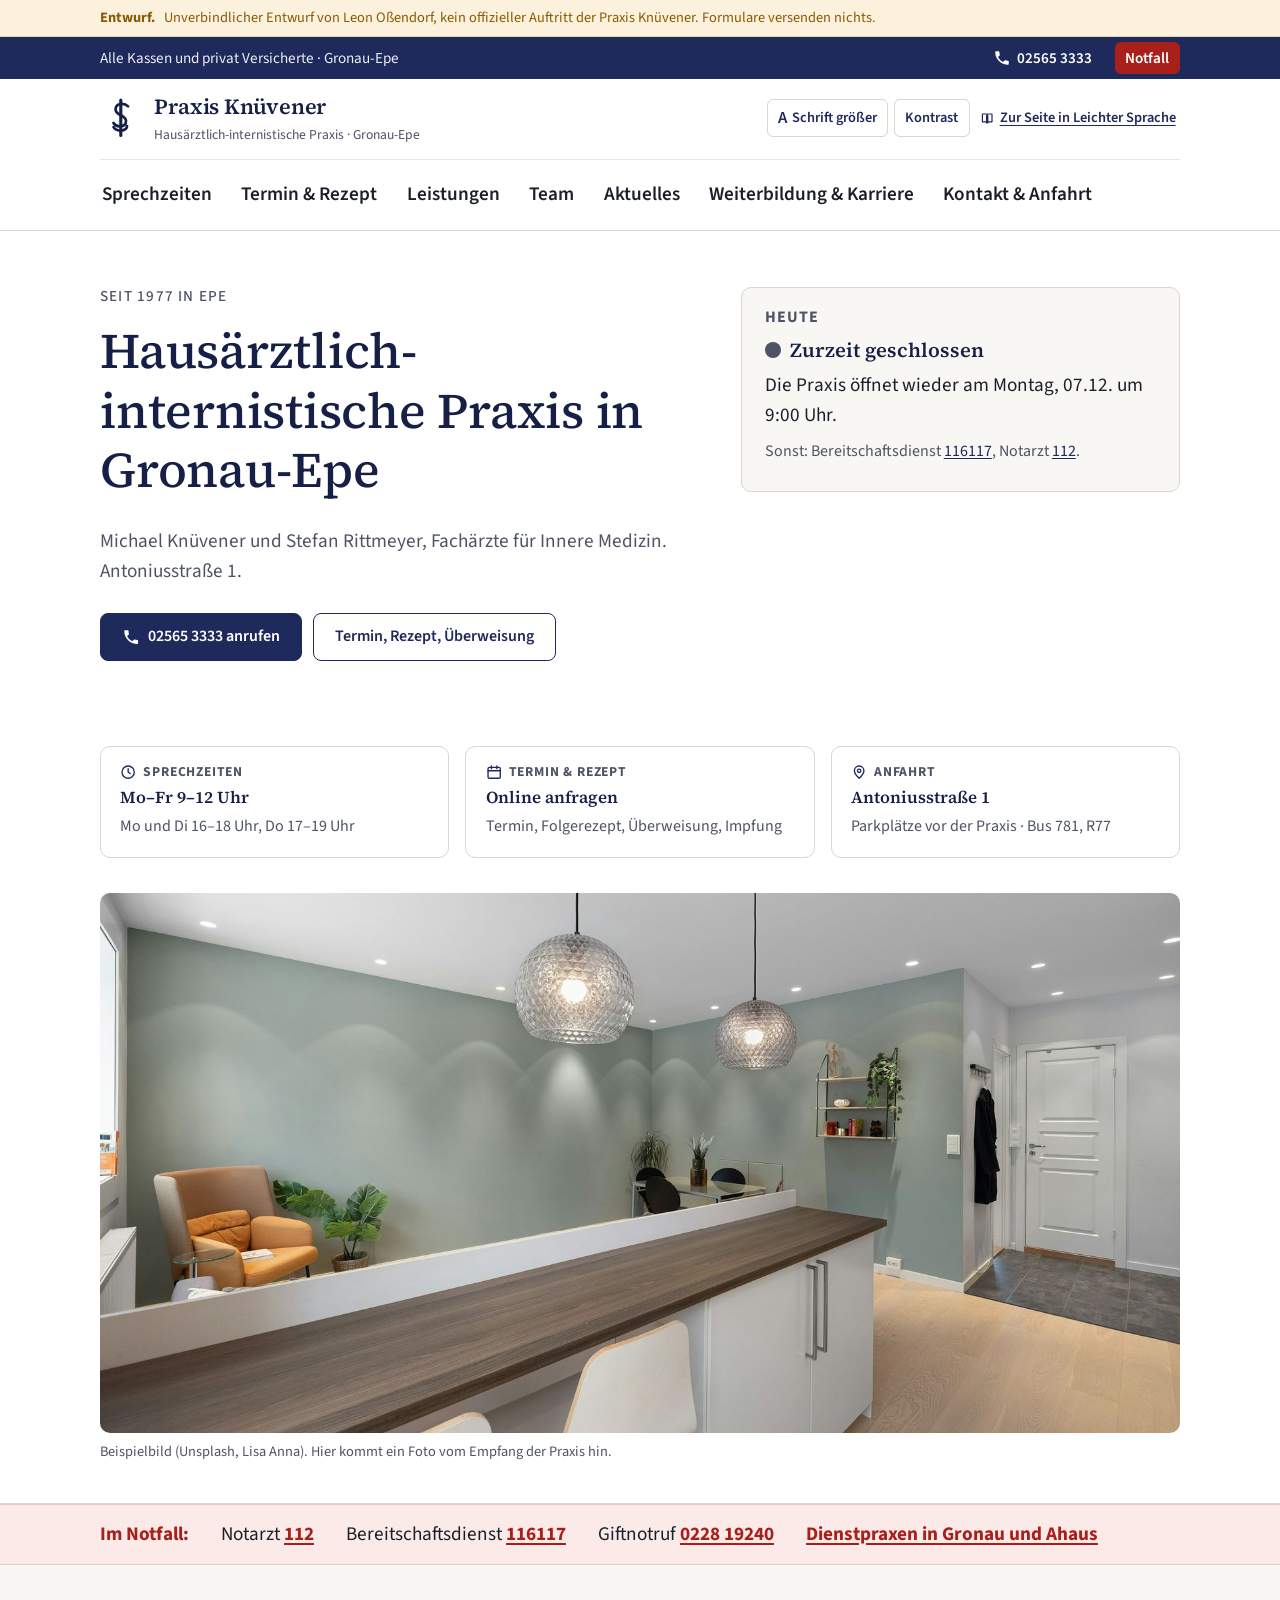
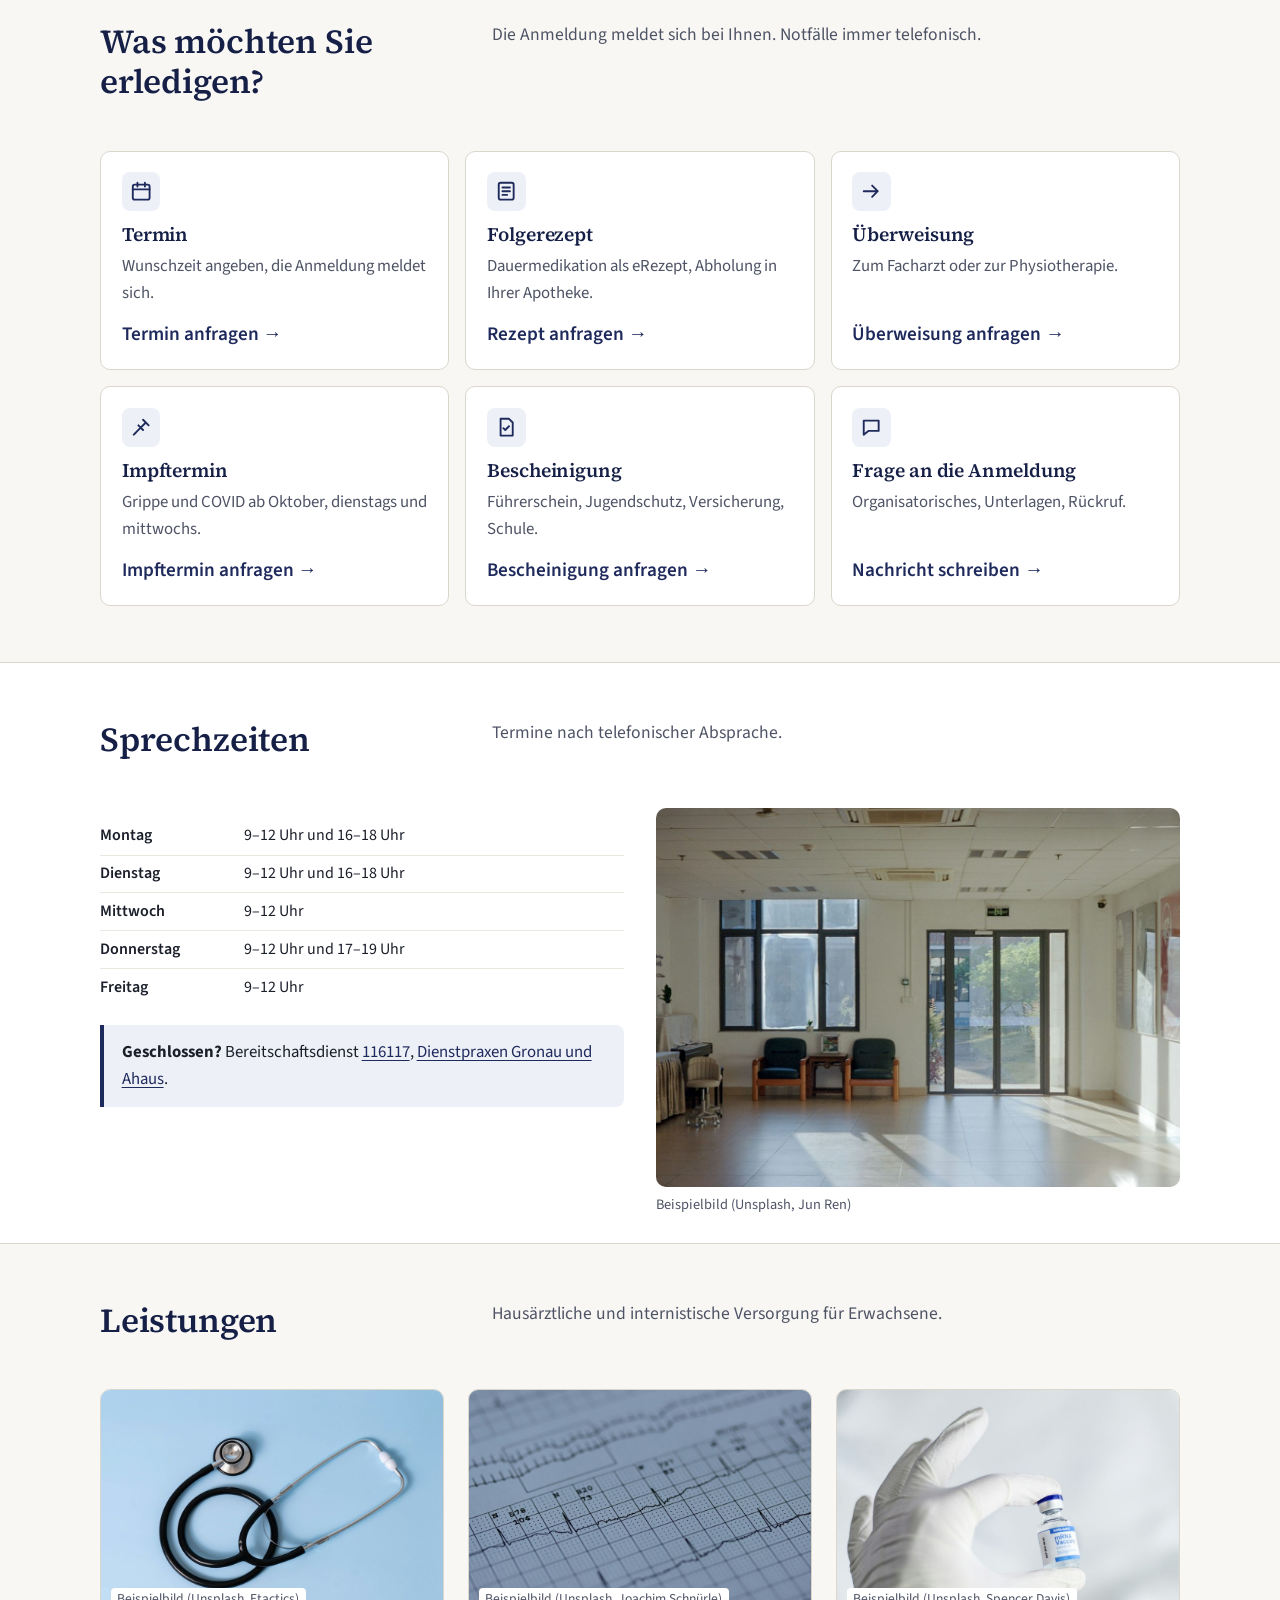
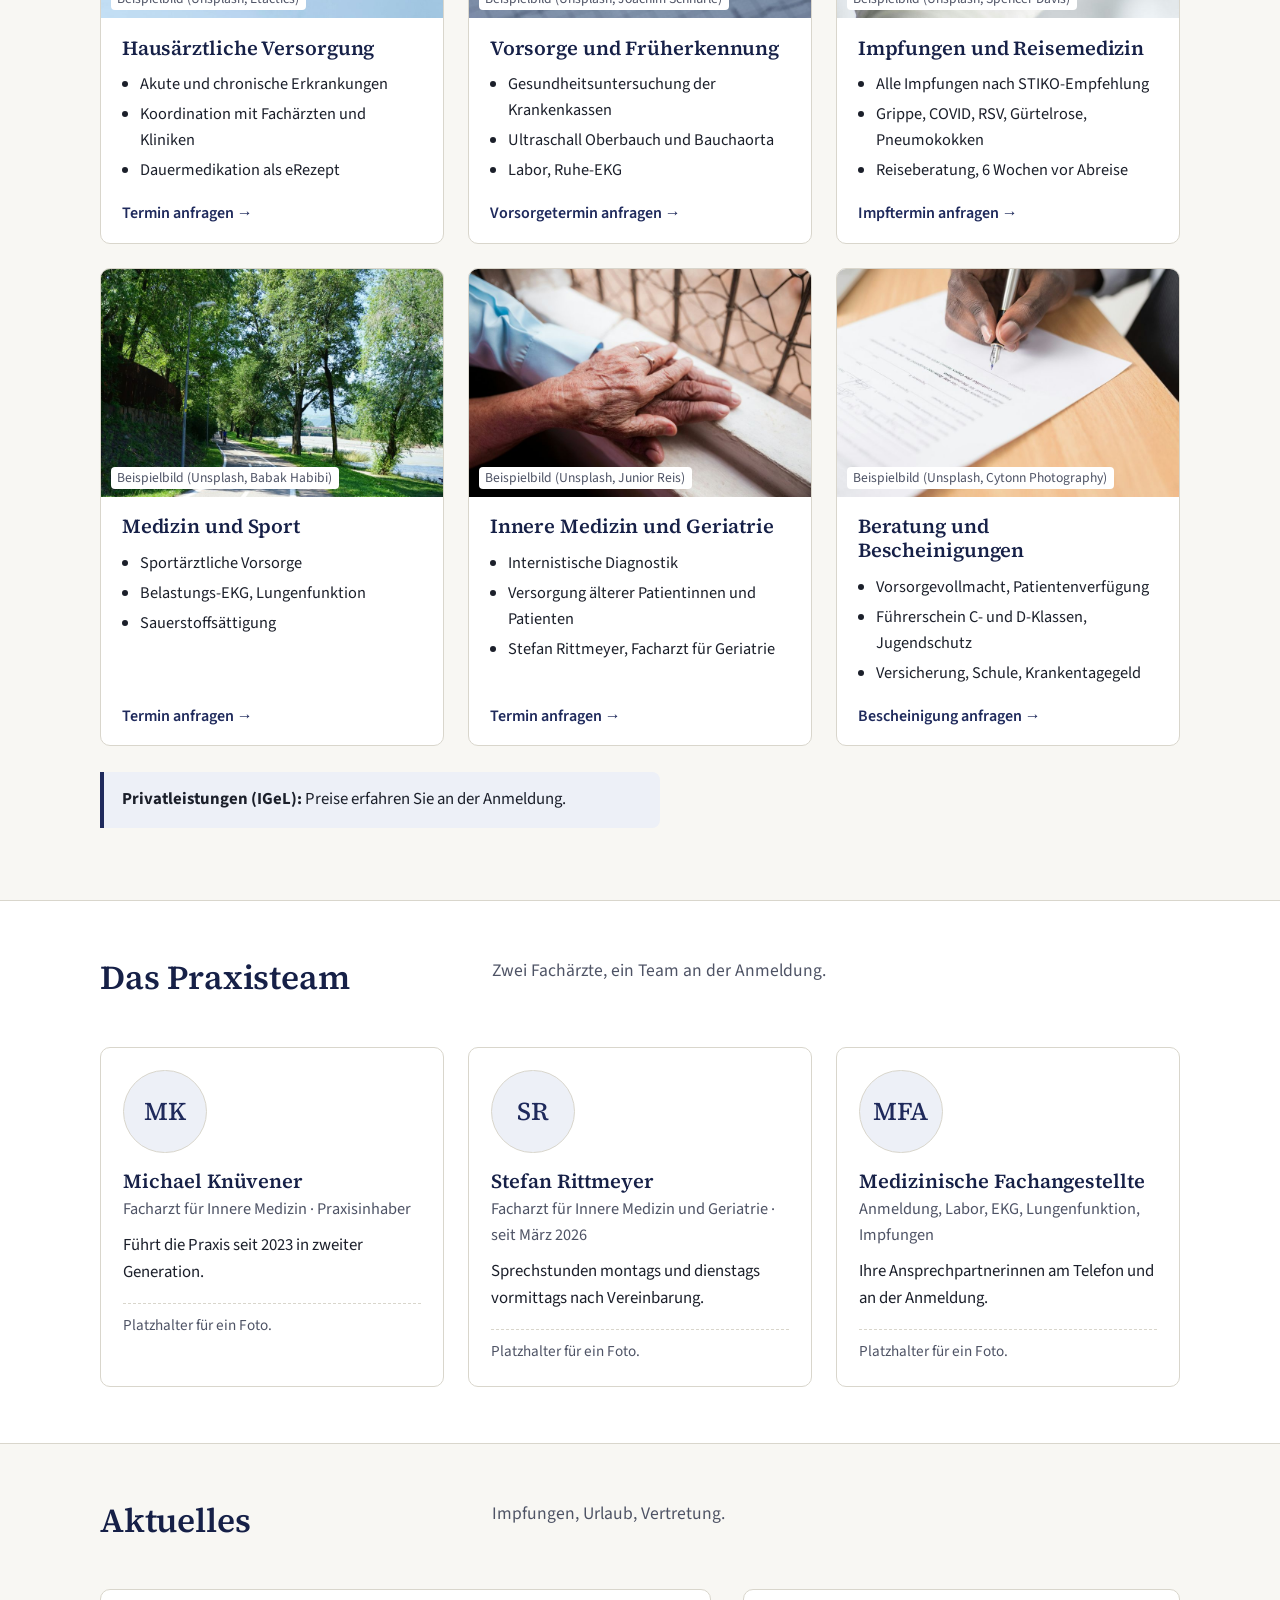
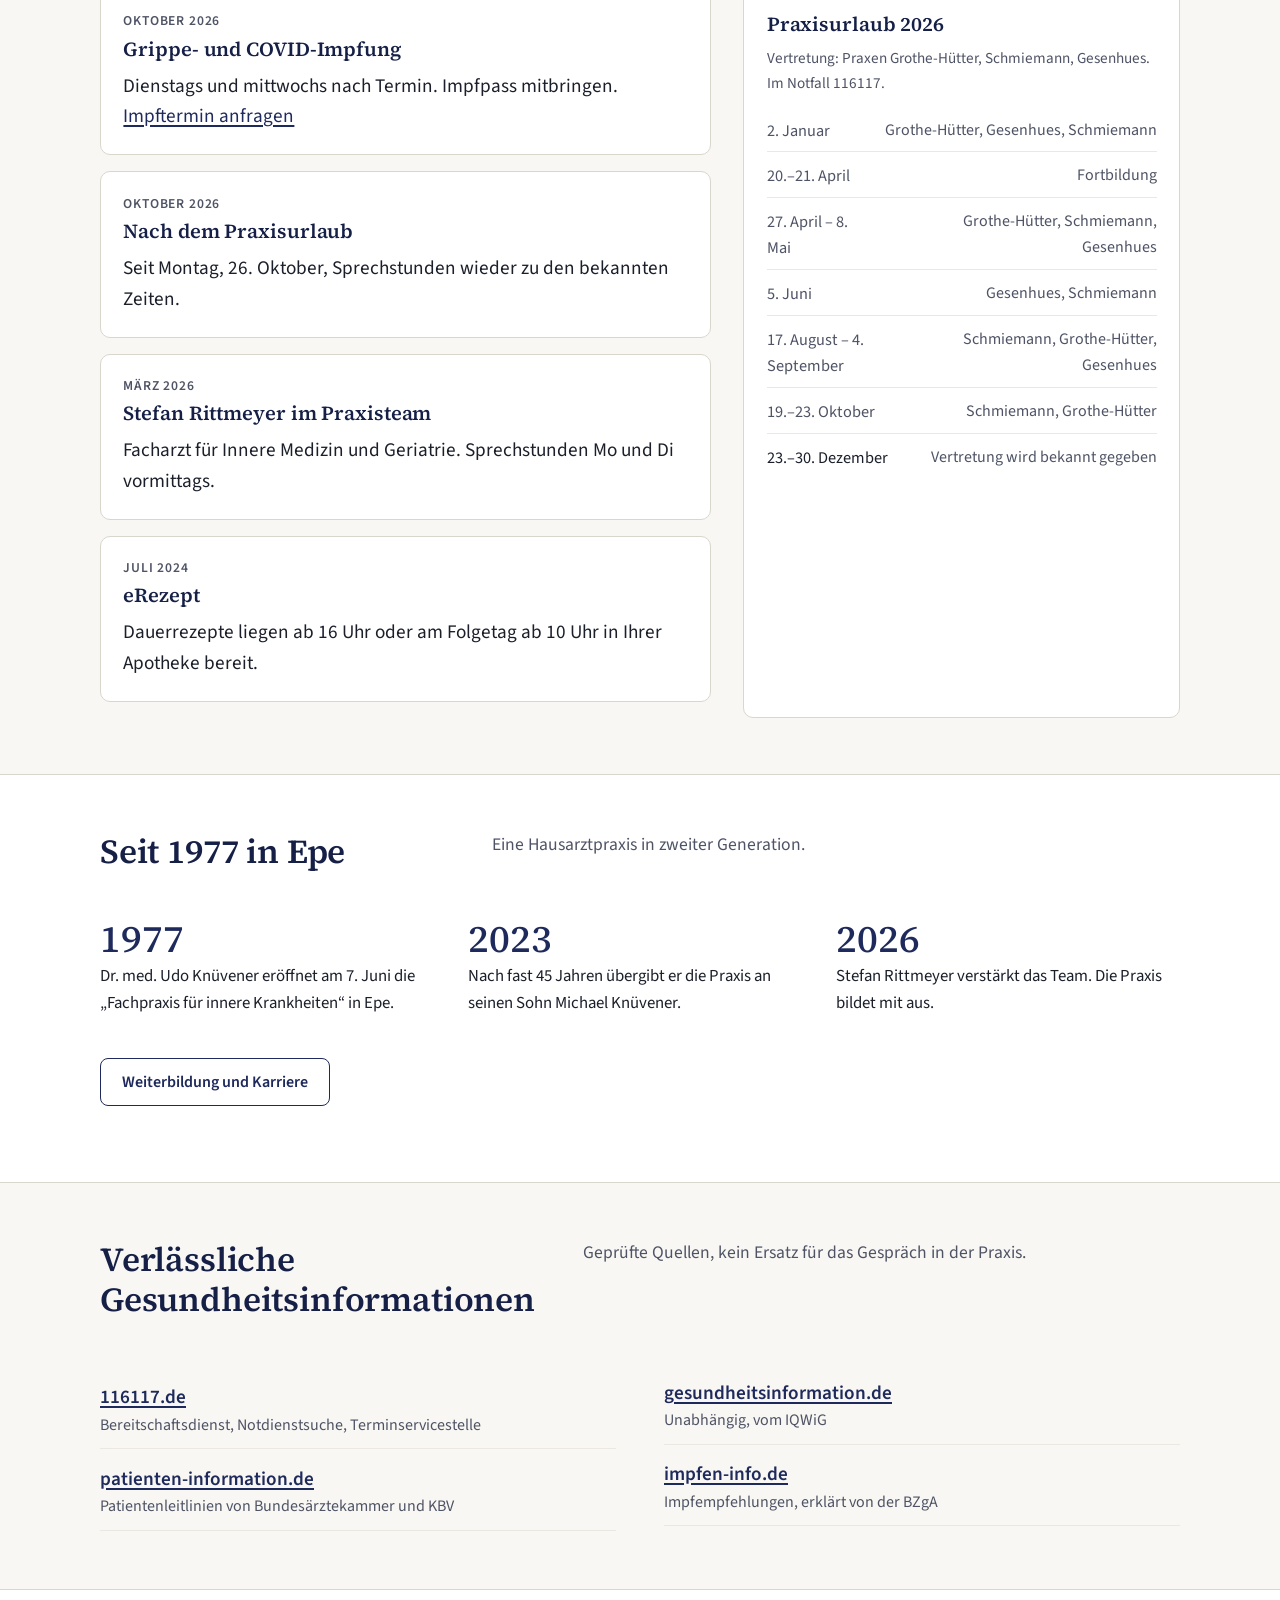
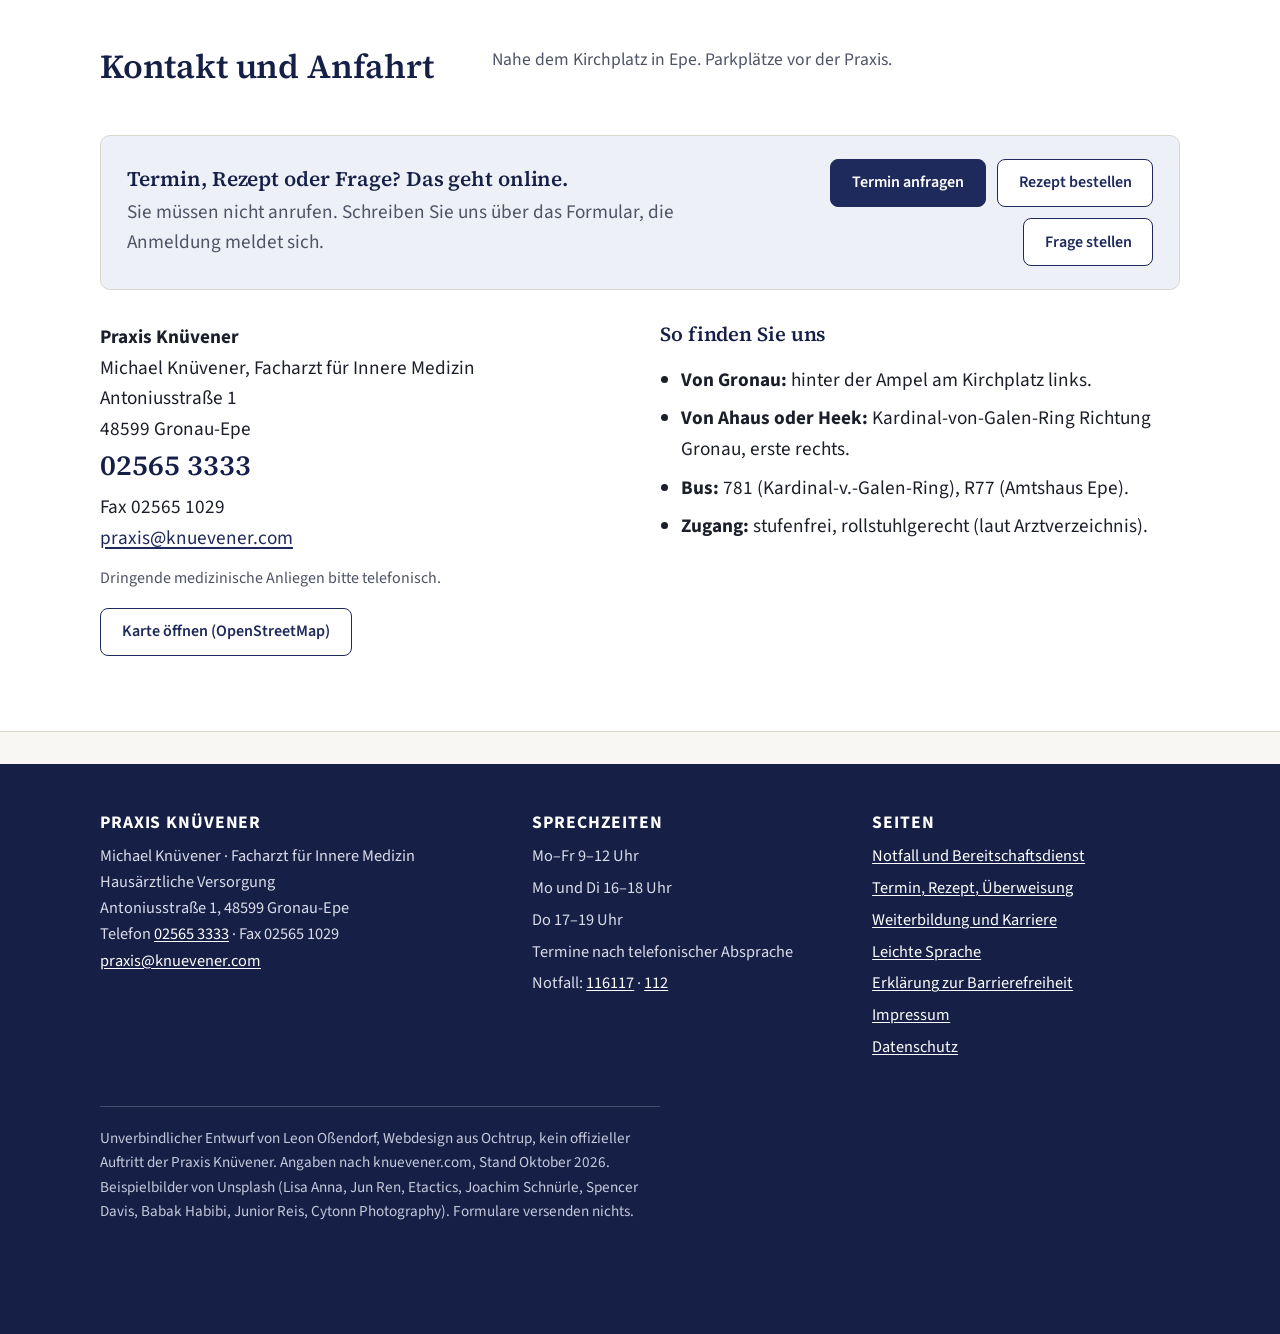
<file: index.html>
<!doctype html>
<html lang="de-DE">
<head>
<meta charset="utf-8">
<meta name="viewport" content="width=device-width, initial-scale=1">
<meta name="robots" content="noindex,nofollow">
<title>Praxis Knüvener – Hausärztlich-internistische Praxis in Gronau-Epe (Entwurf)</title>
<meta name="description" content="Entwurf: Praxis Knüvener, Antoniusstraße 1, Gronau-Epe. Sprechzeiten, Termin, Rezept, Notfall.">
<link rel="preload" href="fonts/source-serif-4-latin-wght-normal.woff2" as="font" type="font/woff2" crossorigin>
<link rel="preload" href="fonts/source-sans-3-latin-wght-normal.woff2" as="font" type="font/woff2" crossorigin>
<link rel="stylesheet" href="css/style.css">
<script id="pk-early">(function(){var c=document.documentElement.classList;c.add("js");try{var f=localStorage.getItem("pk-fs");if(f)c.add("fs-"+f);if(localStorage.getItem("pk-contrast")==="1")c.add("contrast");}catch(e){}})();</script>
<link rel="icon" href="img/favicon.svg" type="image/svg+xml">
</head>
<body>
<a class="skip" href="#inhalt">Zum Inhalt springen</a>
<header>
<div class="entwurf"><div class="wrap"><strong>Entwurf.</strong> <span>Unverbindlicher Entwurf von Leon Oßendorf, kein offizieller Auftritt der Praxis Knüvener. Formulare versenden nichts.</span></div></div>
<div class="topbar"><div class="wrap">
  <span class="kassen">Alle Kassen und privat Versicherte · Gronau-Epe</span>
  <div class="right">
    <a href="tel:+4925653333"><svg viewBox="0 0 24 24" width="18" height="18" aria-hidden="true" focusable="false"><path d="M6.6 10.8a15 15 0 0 0 6.6 6.6l2.2-2.2a1 1 0 0 1 1-.25c1.1.37 2.3.57 3.6.57a1 1 0 0 1 1 1V20a1 1 0 0 1-1 1A17 17 0 0 1 3 4a1 1 0 0 1 1-1h3.5a1 1 0 0 1 1 1c0 1.25.2 2.45.57 3.57a1 1 0 0 1-.25 1L6.6 10.8z" fill="currentColor"/></svg>02565 3333</a>
    <a class="notfall" href="notfall.html">Notfall</a>
  </div>
</div></div>
<div class="site-header"><div class="wrap">
  <a class="brand" href="index.html">
    <svg viewBox="0 0 40 40" aria-hidden="true" focusable="false"><path d="M20 3v34" stroke="currentColor" stroke-width="3" stroke-linecap="round"/><path d="M27 9c-4-4-12-3-12 3s10 5 10 11-9 7-12 2M13 29c3 5 13 4 13-1" fill="none" stroke="currentColor" stroke-width="2.6" stroke-linecap="round"/></svg>
    <span><span class="name">Praxis Knüvener</span><span class="sub">Hausärztlich-internistische Praxis · Gronau-Epe</span></span>
  </a>
  <button class="nav-toggle" aria-expanded="false" aria-controls="hauptmenue">Menü</button>
  <nav class="site-nav" id="hauptmenue" aria-label="Hauptmenü"><ul>
    <li><a href="#sprechzeiten">Sprechzeiten</a></li>
    <li><a href="service.html">Termin &amp; Rezept</a></li>
    <li><a href="#leistungen">Leistungen</a></li>
    <li><a href="#team">Team</a></li>
    <li><a href="#aktuelles">Aktuelles</a></li>
    <li><a href="karriere.html">Weiterbildung &amp; Karriere</a></li>
    <li><a href="#kontakt">Kontakt &amp; Anfahrt</a></li>
  </ul></nav>
  <div class="tools">
    <button type="button" id="btn-font" aria-pressed="false"><span class="big" aria-hidden="true">A</span> Schrift größer</button>
    <button type="button" id="btn-contrast" aria-pressed="false">Kontrast</button>
    <a class="ls" href="leichte-sprache.html"><svg viewBox="0 0 24 24" aria-hidden="true" focusable="false"><path d="M4 5h6a3 3 0 0 1 3 3v12a2 2 0 0 0-2-2H4zM20 5h-6a3 3 0 0 0-3 3v12a2 2 0 0 1 2-2h7z" fill="none" stroke="currentColor" stroke-width="2" stroke-linejoin="round"/></svg>Zur Seite in Leichter Sprache</a>
  </div>
</div></div>
</header>

<main id="inhalt">
<section class="hero" aria-labelledby="h1">
  <div class="wrap">
    <div>
      <p class="seit">Seit 1977 in Epe</p>
      <h1 id="h1">Hausärztlich-internistische Praxis in Gronau-Epe</h1>
      <p class="lead">Michael Knüvener und Stefan Rittmeyer, Fachärzte für Innere Medizin. Antoniusstraße 1.</p>
      <div class="btn-row">
        <a class="btn" href="tel:+4925653333"><svg viewBox="0 0 24 24" aria-hidden="true" focusable="false"><path d="M6.6 10.8a15 15 0 0 0 6.6 6.6l2.2-2.2a1 1 0 0 1 1-.25c1.1.37 2.3.57 3.6.57a1 1 0 0 1 1 1V20a1 1 0 0 1-1 1A17 17 0 0 1 3 4a1 1 0 0 1 1-1h3.5a1 1 0 0 1 1 1c0 1.25.2 2.45.57 3.57a1 1 0 0 1-.25 1L6.6 10.8z" fill="currentColor"/></svg>02565 3333 anrufen</a>
        <a class="btn secondary" href="service.html">Termin, Rezept, Überweisung</a>
      </div>
    </div>
    <div class="status closed" id="status" aria-live="polite">
      <h2>Heute</h2>
      <p class="state"><span class="dot" aria-hidden="true"></span><span id="status-state">Sprechzeiten</span></p>
      <p id="status-text">Mo–Fr 9–12 Uhr, Mo und Di 16–18 Uhr, Do 17–19 Uhr.</p>
      <p class="small vertretung" id="status-vertretung" hidden></p>
      <p class="small">Sonst: Bereitschaftsdienst <a href="tel:116117">116117</a>, Notarzt <a href="tel:112">112</a>.</p>
    </div>
  </div>
  <div class="wrap unten">
    <div class="felder">
      <a class="feld" href="#sprechzeiten"><span class="k"><svg viewBox="0 0 24 24" aria-hidden="true" focusable="false"><circle cx="12" cy="12" r="9" fill="none" stroke="currentColor" stroke-width="2"/><path d="M12 7v5l3 2" fill="none" stroke="currentColor" stroke-width="2" stroke-linecap="round"/></svg>Sprechzeiten</span><span class="v">Mo–Fr 9–12 Uhr</span><span class="m">Mo und Di 16–18 Uhr, Do 17–19 Uhr</span></a>
      <a class="feld" href="service.html"><span class="k"><svg viewBox="0 0 24 24" aria-hidden="true" focusable="false"><rect x="3" y="5" width="18" height="16" rx="2" fill="none" stroke="currentColor" stroke-width="2"/><path d="M3 10h18M8 3v4M16 3v4" stroke="currentColor" stroke-width="2" stroke-linecap="round"/></svg>Termin &amp; Rezept</span><span class="v">Online anfragen</span><span class="m">Termin, Folgerezept, Überweisung, Impfung</span></a>
      <a class="feld" href="#kontakt"><span class="k"><svg viewBox="0 0 24 24" aria-hidden="true" focusable="false"><path d="M12 21s-7-6.3-7-11a7 7 0 0 1 14 0c0 4.7-7 11-7 11z" fill="none" stroke="currentColor" stroke-width="2"/><circle cx="12" cy="10" r="2.5" fill="none" stroke="currentColor" stroke-width="2"/></svg>Anfahrt</span><span class="v">Antoniusstraße 1</span><span class="m">Parkplätze vor der Praxis · Bus 781, R77</span></a>
    </div>
    <figure class="foto band"><img src="img/empfang.jpg" srcset="img/empfang-800.jpg 800w, img/empfang.jpg 1600w" sizes="(max-width: 720px) 100vw, 1120px" alt="Heller Empfangstresen einer Praxis mit Sitzecke im Hintergrund" width="1600" height="800" fetchpriority="high"><figcaption>Beispielbild (Unsplash, Lisa Anna). Hier kommt ein Foto vom Empfang der Praxis hin.</figcaption></figure>
  </div>
</section>

<div class="notfall-strip"><div class="wrap">
  <strong>Im Notfall:</strong>
  <span>Notarzt <a href="tel:112">112</a></span>
  <span>Bereitschaftsdienst <a href="tel:116117">116117</a></span>
  <span>Giftnotruf <a href="tel:+4922819240">0228 19240</a></span>
  <a href="notfall.html">Dienstpraxen in Gronau und Ahaus</a>
</div></div>

<section class="block" id="erledigen" aria-labelledby="h-erledigen">
  <div class="wrap">
    <div class="sec-head"><h2 id="h-erledigen">Was möchten Sie erledigen?</h2><p>Die Anmeldung meldet sich bei Ihnen. Notfälle immer telefonisch.</p></div>
    <div class="tasks">
      <a class="task" href="service.html#termin"><span class="ico"><svg viewBox="0 0 24 24" aria-hidden="true" focusable="false"><rect x="3" y="5" width="18" height="16" rx="2" fill="none" stroke="currentColor" stroke-width="2"/><path d="M3 10h18M8 3v4M16 3v4" stroke="currentColor" stroke-width="2" stroke-linecap="round"/></svg></span><h3>Termin</h3><p>Wunschzeit angeben, die Anmeldung meldet sich.</p><span class="cta">Termin anfragen →</span></a>
      <a class="task" href="service.html#rezept"><span class="ico"><svg viewBox="0 0 24 24" aria-hidden="true" focusable="false"><rect x="4" y="3" width="16" height="18" rx="2" fill="none" stroke="currentColor" stroke-width="2"/><path d="M8 8h8M8 12h8M8 16h5" stroke="currentColor" stroke-width="2" stroke-linecap="round"/></svg></span><h3>Folgerezept</h3><p>Dauermedikation als eRezept, Abholung in Ihrer Apotheke.</p><span class="cta">Rezept anfragen →</span></a>
      <a class="task" href="service.html#ueberweisung"><span class="ico"><svg viewBox="0 0 24 24" aria-hidden="true" focusable="false"><path d="M4 12h13M13 6l6 6-6 6" fill="none" stroke="currentColor" stroke-width="2" stroke-linecap="round" stroke-linejoin="round"/></svg></span><h3>Überweisung</h3><p>Zum Facharzt oder zur Physiotherapie.</p><span class="cta">Überweisung anfragen →</span></a>
      <a class="task" href="service.html#impfung"><span class="ico"><svg viewBox="0 0 24 24" aria-hidden="true" focusable="false"><path d="M14 4l6 6M17 7l-9 9-3 3M9 10l5 5M5 19l-1 1" fill="none" stroke="currentColor" stroke-width="2" stroke-linecap="round" stroke-linejoin="round"/></svg></span><h3>Impftermin</h3><p>Grippe und COVID ab Oktober, dienstags und mittwochs.</p><span class="cta">Impftermin anfragen →</span></a>
      <a class="task" href="service.html#bescheinigung"><span class="ico"><svg viewBox="0 0 24 24" aria-hidden="true" focusable="false"><path d="M6 3h9l4 4v14H6z" fill="none" stroke="currentColor" stroke-width="2" stroke-linejoin="round"/><path d="M9 13l2 2 4-4" fill="none" stroke="currentColor" stroke-width="2" stroke-linecap="round" stroke-linejoin="round"/></svg></span><h3>Bescheinigung</h3><p>Führerschein, Jugendschutz, Versicherung, Schule.</p><span class="cta">Bescheinigung anfragen →</span></a>
      <a class="task" href="service.html#frage"><span class="ico"><svg viewBox="0 0 24 24" aria-hidden="true" focusable="false"><path d="M4 5h16v11H9l-5 4z" fill="none" stroke="currentColor" stroke-width="2" stroke-linejoin="round"/></svg></span><h3>Frage an die Anmeldung</h3><p>Organisatorisches, Unterlagen, Rückruf.</p><span class="cta">Nachricht schreiben →</span></a>
    </div>
  </div>
</section>

<section class="block alt" id="sprechzeiten" aria-labelledby="h-sprech">
  <div class="wrap">
    <div class="sec-head"><h2 id="h-sprech">Sprechzeiten</h2><p>Termine nach telefonischer Absprache.</p></div>
    <div class="split">
      <div>
        <table class="times">
          <caption class="visually-hidden">Sprechzeiten der Praxis Knüvener</caption>
          <tr><th scope="row">Montag</th><td>9–12 Uhr und 16–18 Uhr</td></tr>
          <tr><th scope="row">Dienstag</th><td>9–12 Uhr und 16–18 Uhr</td></tr>
          <tr><th scope="row">Mittwoch</th><td>9–12 Uhr</td></tr>
          <tr><th scope="row">Donnerstag</th><td>9–12 Uhr und 17–19 Uhr</td></tr>
          <tr><th scope="row">Freitag</th><td>9–12 Uhr</td></tr>
        </table>
        <p class="hinweis" style="margin-top:1.2rem"><strong>Geschlossen?</strong> Bereitschaftsdienst <a href="tel:116117">116117</a>, <a href="notfall.html">Dienstpraxen Gronau und Ahaus</a>.</p>
      </div>
      <figure class="foto"><img src="img/wartezimmer.jpg" alt="Helles Wartezimmer mit Stühlen am Fenster" width="1200" height="800" loading="lazy"><figcaption>Beispielbild (Unsplash, Jun Ren)</figcaption></figure>
    </div>
  </div>
</section>

<section class="block" id="leistungen" aria-labelledby="h-leist">
  <div class="wrap">
    <div class="sec-head"><h2 id="h-leist">Leistungen</h2><p>Hausärztliche und internistische Versorgung für Erwachsene.</p></div>
    <div class="leist">
      <a class="leist-tile" href="service.html#termin">
        <span class="bild"><img src="img/hausarzt.jpg" alt="" width="900" height="600" loading="lazy"><span class="credit">Beispielbild (Unsplash, Etactics)</span></span>
        <span class="text"><h3>Hausärztliche Versorgung</h3><ul><li>Akute und chronische Erkrankungen</li><li>Koordination mit Fachärzten und Kliniken</li><li>Dauermedikation als eRezept</li></ul><span class="cta">Termin anfragen</span></span>
      </a>
      <a class="leist-tile" href="service.html#termin">
        <span class="bild"><img src="img/vorsorge.jpg" alt="" width="900" height="600" loading="lazy"><span class="credit">Beispielbild (Unsplash, Joachim Schnürle)</span></span>
        <span class="text"><h3>Vorsorge und Früherkennung</h3><ul><li>Gesundheitsuntersuchung der Krankenkassen</li><li>Ultraschall Oberbauch und Bauchaorta</li><li>Labor, Ruhe-EKG</li></ul><span class="cta">Vorsorgetermin anfragen</span></span>
      </a>
      <a class="leist-tile" href="service.html#impfung">
        <span class="bild"><img src="img/impfung.jpg" alt="" width="900" height="600" loading="lazy"><span class="credit">Beispielbild (Unsplash, Spencer Davis)</span></span>
        <span class="text"><h3>Impfungen und Reisemedizin</h3><ul><li>Alle Impfungen nach STIKO-Empfehlung</li><li>Grippe, COVID, RSV, Gürtelrose, Pneumokokken</li><li>Reiseberatung, 6 Wochen vor Abreise</li></ul><span class="cta">Impftermin anfragen</span></span>
      </a>
      <a class="leist-tile" href="service.html#termin">
        <span class="bild"><img src="img/sport.jpg" alt="" width="900" height="600" loading="lazy"><span class="credit">Beispielbild (Unsplash, Babak Habibi)</span></span>
        <span class="text"><h3>Medizin und Sport</h3><ul><li>Sportärztliche Vorsorge</li><li>Belastungs-EKG, Lungenfunktion</li><li>Sauerstoffsättigung</li></ul><span class="cta">Termin anfragen</span></span>
      </a>
      <a class="leist-tile" href="service.html#termin">
        <span class="bild"><img src="img/geriatrie.jpg" alt="" width="900" height="600" loading="lazy"><span class="credit">Beispielbild (Unsplash, Junior Reis)</span></span>
        <span class="text"><h3>Innere Medizin und Geriatrie</h3><ul><li>Internistische Diagnostik</li><li>Versorgung älterer Patientinnen und Patienten</li><li>Stefan Rittmeyer, Facharzt für Geriatrie</li></ul><span class="cta">Termin anfragen</span></span>
      </a>
      <a class="leist-tile" href="service.html#bescheinigung">
        <span class="bild"><img src="img/beratung.jpg" alt="" width="900" height="600" loading="lazy"><span class="credit">Beispielbild (Unsplash, Cytonn Photography)</span></span>
        <span class="text"><h3>Beratung und Bescheinigungen</h3><ul><li>Vorsorgevollmacht, Patientenverfügung</li><li>Führerschein C- und D-Klassen, Jugendschutz</li><li>Versicherung, Schule, Krankentagegeld</li></ul><span class="cta">Bescheinigung anfragen</span></span>
      </a>
    </div>
    <p class="hinweis" style="margin-top:1.6rem"><strong>Privatleistungen (IGeL):</strong> Preise erfahren Sie an der Anmeldung.</p>
  </div>
</section>

<section class="block alt" id="team" aria-labelledby="h-team">
  <div class="wrap">
    <div class="sec-head"><h2 id="h-team">Das Praxisteam</h2><p>Zwei Fachärzte, ein Team an der Anmeldung.</p></div>
    <div class="team">
      <div class="person"><div class="avatar" aria-hidden="true">MK</div><h3>Michael Knüvener</h3><p class="rolle">Facharzt für Innere Medizin · Praxisinhaber</p><p>Führt die Praxis seit 2023 in zweiter Generation.</p><p class="foto-hinweis">Platzhalter für ein Foto.</p></div>
      <div class="person"><div class="avatar" aria-hidden="true">SR</div><h3>Stefan Rittmeyer</h3><p class="rolle">Facharzt für Innere Medizin und Geriatrie · seit März 2026</p><p>Sprechstunden montags und dienstags vormittags nach Vereinbarung.</p><p class="foto-hinweis">Platzhalter für ein Foto.</p></div>
      <div class="person"><div class="avatar" aria-hidden="true">MFA</div><h3>Medizinische Fachangestellte</h3><p class="rolle">Anmeldung, Labor, EKG, Lungenfunktion, Impfungen</p><p>Ihre Ansprechpartnerinnen am Telefon und an der Anmeldung.</p><p class="foto-hinweis">Platzhalter für ein Foto.</p></div>
    </div>
  </div>
</section>

<section class="block" id="aktuelles" aria-labelledby="h-akt">
  <div class="wrap">
    <div class="sec-head"><h2 id="h-akt">Aktuelles</h2><p>Impfungen, Urlaub, Vertretung.</p></div>
    <div class="news">
      <div>
        <article><time datetime="2026-10">Oktober 2026</time><h3>Grippe- und COVID-Impfung</h3><p>Dienstags und mittwochs nach Termin. Impfpass mitbringen. <a href="service.html#impfung">Impftermin anfragen</a></p></article>
        <article><time datetime="2026-10">Oktober 2026</time><h3>Nach dem Praxisurlaub</h3><p>Seit Montag, 26. Oktober, Sprechstunden wieder zu den bekannten Zeiten.</p></article>
        <article><time datetime="2026-03">März 2026</time><h3>Stefan Rittmeyer im Praxisteam</h3><p>Facharzt für Innere Medizin und Geriatrie. Sprechstunden Mo und Di vormittags.</p></article>
        <article><time datetime="2024-07">Juli 2024</time><h3>eRezept</h3><p>Dauerrezepte liegen ab 16 Uhr oder am Folgetag ab 10 Uhr in Ihrer Apotheke bereit.</p></article>
      </div>
      <aside class="urlaub" aria-labelledby="h-url">
        <h3 id="h-url">Praxisurlaub 2026</h3>
        <p class="small" style="color:var(--muted);font-size:.95rem">Vertretung: Praxen Grothe-Hütter, Schmiemann, Gesenhues. Im Notfall 116117.</p>
        <ul>
          <li data-bis="2026-01-02"><span>2. Januar</span><span class="v">Grothe-Hütter, Gesenhues, Schmiemann</span></li>
          <li data-bis="2026-04-21"><span>20.–21. April</span><span class="v">Fortbildung</span></li>
          <li data-bis="2026-05-08"><span>27. April – 8. Mai</span><span class="v">Grothe-Hütter, Schmiemann, Gesenhues</span></li>
          <li data-bis="2026-06-05"><span>5. Juni</span><span class="v">Gesenhues, Schmiemann</span></li>
          <li data-bis="2026-09-04"><span>17. August – 4. September</span><span class="v">Schmiemann, Grothe-Hütter, Gesenhues</span></li>
          <li data-bis="2026-10-23"><span>19.–23. Oktober</span><span class="v">Schmiemann, Grothe-Hütter</span></li>
          <li data-bis="2026-12-30"><span>23.–30. Dezember</span><span class="v">Vertretung wird bekannt gegeben</span></li>
        </ul>
      </aside>
    </div>
  </div>
</section>

<section class="block alt" id="praxis" aria-labelledby="h-praxis">
  <div class="wrap">
    <div class="sec-head"><h2 id="h-praxis">Seit 1977 in Epe</h2><p>Eine Hausarztpraxis in zweiter Generation.</p></div>
    <div class="chronik">
      <div><div class="jahr">1977</div><p>Dr. med. Udo Knüvener eröffnet am 7. Juni die „Fachpraxis für innere Krankheiten“ in Epe.</p></div>
      <div><div class="jahr">2023</div><p>Nach fast 45 Jahren übergibt er die Praxis an seinen Sohn Michael Knüvener.</p></div>
      <div><div class="jahr">2026</div><p>Stefan Rittmeyer verstärkt das Team. Die Praxis bildet mit aus.</p></div>
    </div>
    <p style="margin-top:1.5rem"><a class="btn secondary" href="karriere.html">Weiterbildung und Karriere</a></p>
  </div>
</section>

<section class="block" id="wissen" aria-labelledby="h-wissen">
  <div class="wrap">
    <div class="sec-head"><h2 id="h-wissen">Verlässliche Gesundheitsinformationen</h2><p>Geprüfte Quellen, kein Ersatz für das Gespräch in der Praxis.</p></div>
    <ul class="linklist">
      <li><a href="https://www.116117.de" rel="noopener">116117.de</a><span>Bereitschaftsdienst, Notdienstsuche, Terminservicestelle</span></li>
      <li><a href="https://www.patienten-information.de" rel="noopener">patienten-information.de</a><span>Patientenleitlinien von Bundesärztekammer und KBV</span></li>
      <li><a href="https://www.gesundheitsinformation.de" rel="noopener">gesundheitsinformation.de</a><span>Unabhängig, vom IQWiG</span></li>
      <li><a href="https://www.impfen-info.de" rel="noopener">impfen-info.de</a><span>Impfempfehlungen, erklärt von der BZgA</span></li>
    </ul>
  </div>
</section>

<section class="block alt" id="kontakt" aria-labelledby="h-kontakt">
  <div class="wrap">
    <div class="sec-head"><h2 id="h-kontakt">Kontakt und Anfahrt</h2><p>Nahe dem Kirchplatz in Epe. Parkplätze vor der Praxis.</p></div>
    <div class="online-anfrage">
      <div><h3>Termin, Rezept oder Frage? Das geht online.</h3><p>Sie müssen nicht anrufen. Schreiben Sie uns über das Formular, die Anmeldung meldet sich.</p></div>
      <div class="btn-row"><a class="btn" href="service.html#termin">Termin anfragen</a><a class="btn secondary" href="service.html#rezept">Rezept bestellen</a><a class="btn secondary" href="service.html#frage">Frage stellen</a></div>
    </div>
    <div class="kontakt">
      <address>
        <strong>Praxis Knüvener</strong><br>Michael Knüvener, Facharzt für Innere Medizin<br>Antoniusstraße 1<br>48599 Gronau-Epe<br>
        <a class="big-tel" href="tel:+4925653333">02565 3333</a><br>
        Fax 02565 1029<br>
        <a href="mailto:praxis@knuevener.com">praxis@knuevener.com</a>
        <p class="hint" style="margin-top:.8rem">Dringende medizinische Anliegen bitte telefonisch.</p>
        <p style="margin-top:1rem"><a class="btn secondary" href="https://www.openstreetmap.org/?mlat=52.18026&amp;mlon=7.04117#map=17/52.18026/7.04117" rel="noopener">Karte öffnen (OpenStreetMap)</a></p>
      </address>
      <div class="anfahrt">
        <h3>So finden Sie uns</h3>
        <ul>
          <li><strong>Von Gronau:</strong> hinter der Ampel am Kirchplatz links.</li>
          <li><strong>Von Ahaus oder Heek:</strong> Kardinal-von-Galen-Ring Richtung Gronau, erste rechts.</li>
          <li><strong>Bus:</strong> 781 (Kardinal-v.-Galen-Ring), R77 (Amtshaus Epe).</li>
          <li><strong>Zugang:</strong> stufenfrei, rollstuhlgerecht (laut Arztverzeichnis).</li>
        </ul>
      </div>
    </div>
  </div>
</section>
</main>

<footer class="site-footer"><div class="wrap">
  <div class="cols">
    <div><h2>Praxis Knüvener</h2><p>Michael Knüvener · Facharzt für Innere Medizin<br>Hausärztliche Versorgung<br>Antoniusstraße 1, 48599 Gronau-Epe<br>Telefon <a href="tel:+4925653333">02565 3333</a> · Fax 02565 1029<br><a href="mailto:praxis@knuevener.com">praxis@knuevener.com</a></p></div>
    <div><h2>Sprechzeiten</h2><ul><li>Mo–Fr 9–12 Uhr</li><li>Mo und Di 16–18 Uhr</li><li>Do 17–19 Uhr</li><li>Termine nach telefonischer Absprache</li><li>Notfall: <a href="tel:116117">116117</a> · <a href="tel:112">112</a></li></ul></div>
    <div><h2>Seiten</h2><ul><li><a href="notfall.html">Notfall und Bereitschaftsdienst</a></li><li><a href="service.html">Termin, Rezept, Überweisung</a></li><li><a href="karriere.html">Weiterbildung und Karriere</a></li><li><a href="leichte-sprache.html">Leichte Sprache</a></li><li><a href="barrierefreiheit.html">Erklärung zur Barrierefreiheit</a></li><li><a href="impressum.html">Impressum</a></li><li><a href="datenschutz.html">Datenschutz</a></li></ul></div>
  </div>
  <p class="entwurf-hinweis">Unverbindlicher Entwurf von Leon Oßendorf, Webdesign aus Ochtrup, kein offizieller Auftritt der Praxis Knüvener. Angaben nach knuevener.com, Stand Oktober 2026. Beispielbilder von Unsplash (Lisa Anna, Jun Ren, Etactics, Joachim Schnürle, Spencer Davis, Babak Habibi, Junior Reis, Cytonn Photography). Formulare versenden nichts.</p>
</div></footer>
<nav class="mobile-bar" aria-label="Schnellzugriff">
  <a href="tel:+4925653333"><svg viewBox="0 0 24 24" aria-hidden="true" focusable="false"><path d="M6.6 10.8a15 15 0 0 0 6.6 6.6l2.2-2.2a1 1 0 0 1 1-.25c1.1.37 2.3.57 3.6.57a1 1 0 0 1 1 1V20a1 1 0 0 1-1 1A17 17 0 0 1 3 4a1 1 0 0 1 1-1h3.5a1 1 0 0 1 1 1c0 1.25.2 2.45.57 3.57a1 1 0 0 1-.25 1L6.6 10.8z" fill="currentColor"/></svg>Anrufen</a>
  <a class="main" href="service.html"><svg viewBox="0 0 24 24" aria-hidden="true" focusable="false"><rect x="3" y="5" width="18" height="16" rx="2" fill="none" stroke="currentColor" stroke-width="2"/><path d="M3 10h18M8 3v4M16 3v4" stroke="currentColor" stroke-width="2" stroke-linecap="round"/></svg>Termin &amp; Rezept</a>
  <a class="rot" href="notfall.html"><svg viewBox="0 0 24 24" aria-hidden="true" focusable="false"><path d="M12 3l10 18H2z" fill="none" stroke="currentColor" stroke-width="2" stroke-linejoin="round"/><path d="M12 10v4M12 17v.5" stroke="currentColor" stroke-width="2" stroke-linecap="round"/></svg>Notfall</a>
</nav>
<script src="js/main.js"></script>
</body>
</html>
</file>
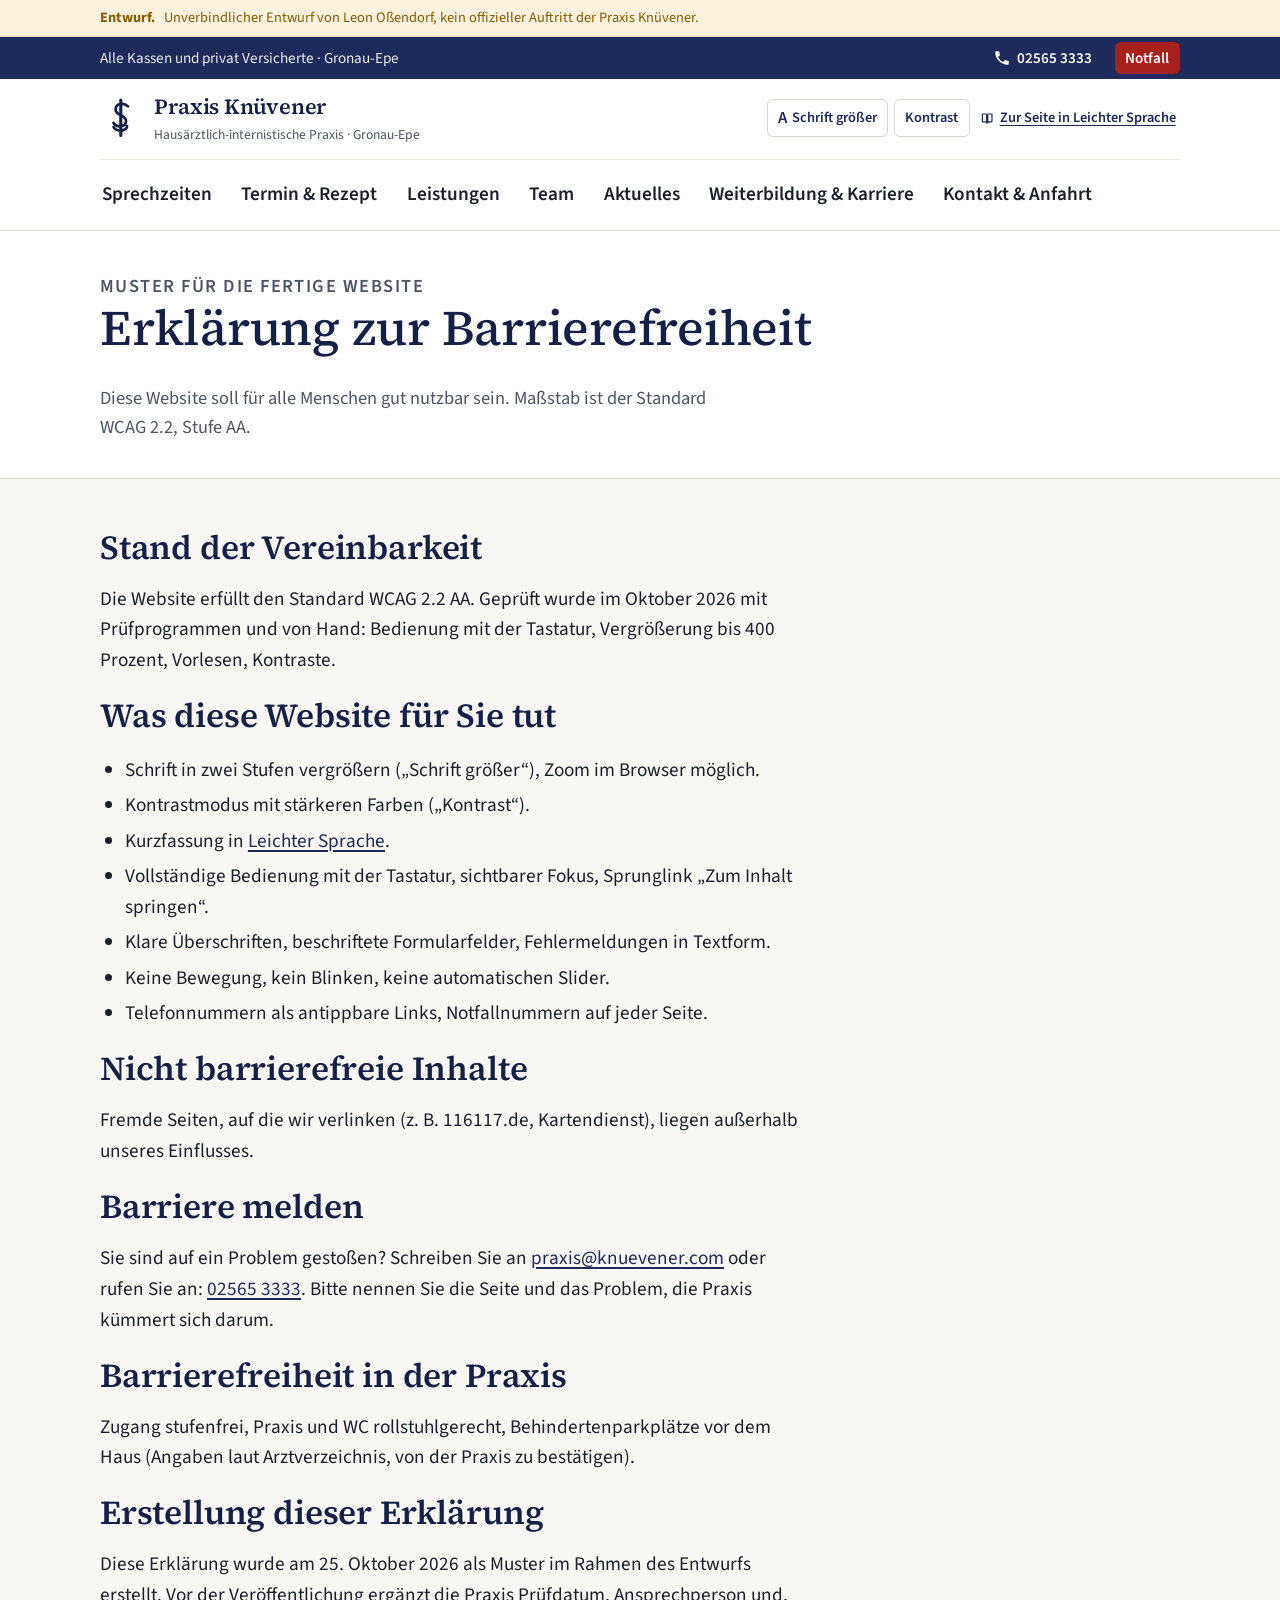
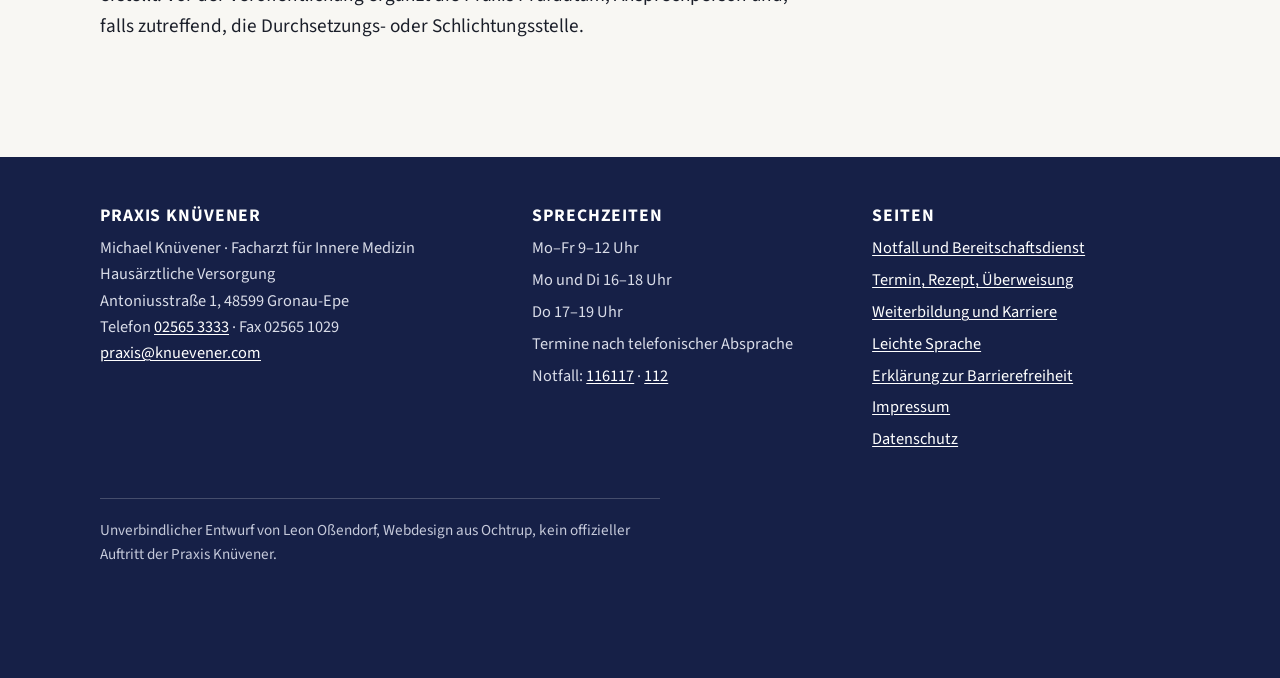
<file: barrierefreiheit.html>
<!doctype html>
<html lang="de-DE">
<head>
<meta charset="utf-8">
<meta name="viewport" content="width=device-width, initial-scale=1">
<meta name="robots" content="noindex,nofollow">
<title>Erklärung zur Barrierefreiheit – Praxis Knüvener (Entwurf)</title>
<link rel="preload" href="fonts/source-serif-4-latin-wght-normal.woff2" as="font" type="font/woff2" crossorigin>
<link rel="preload" href="fonts/source-sans-3-latin-wght-normal.woff2" as="font" type="font/woff2" crossorigin>
<link rel="stylesheet" href="css/style.css">
<script id="pk-early">(function(){var c=document.documentElement.classList;c.add("js");try{var f=localStorage.getItem("pk-fs");if(f)c.add("fs-"+f);if(localStorage.getItem("pk-contrast")==="1")c.add("contrast");}catch(e){}})();</script>
<link rel="icon" href="img/favicon.svg" type="image/svg+xml">
</head>
<body>
<a class="skip" href="#inhalt">Zum Inhalt springen</a>
<header>
<div class="entwurf"><div class="wrap"><strong>Entwurf.</strong> <span>Unverbindlicher Entwurf von Leon Oßendorf, kein offizieller Auftritt der Praxis Knüvener.</span></div></div>
<div class="topbar"><div class="wrap">
  <span class="kassen">Alle Kassen und privat Versicherte · Gronau-Epe</span>
  <div class="right">
    <a href="tel:+4925653333"><svg viewBox="0 0 24 24" width="18" height="18" aria-hidden="true" focusable="false"><path d="M6.6 10.8a15 15 0 0 0 6.6 6.6l2.2-2.2a1 1 0 0 1 1-.25c1.1.37 2.3.57 3.6.57a1 1 0 0 1 1 1V20a1 1 0 0 1-1 1A17 17 0 0 1 3 4a1 1 0 0 1 1-1h3.5a1 1 0 0 1 1 1c0 1.25.2 2.45.57 3.57a1 1 0 0 1-.25 1L6.6 10.8z" fill="currentColor"/></svg>02565 3333</a>
    <a class="notfall" href="notfall.html">Notfall</a>
  </div>
</div></div>
<div class="site-header"><div class="wrap">
  <a class="brand" href="index.html">
    <svg viewBox="0 0 40 40" aria-hidden="true" focusable="false"><path d="M20 3v34" stroke="currentColor" stroke-width="3" stroke-linecap="round"/><path d="M27 9c-4-4-12-3-12 3s10 5 10 11-9 7-12 2M13 29c3 5 13 4 13-1" fill="none" stroke="currentColor" stroke-width="2.6" stroke-linecap="round"/></svg>
    <span><span class="name">Praxis Knüvener</span><span class="sub">Hausärztlich-internistische Praxis · Gronau-Epe</span></span>
  </a>
  <button class="nav-toggle" aria-expanded="false" aria-controls="hauptmenue">Menü</button>
  <nav class="site-nav" id="hauptmenue" aria-label="Hauptmenü"><ul>
    <li><a href="index.html#sprechzeiten">Sprechzeiten</a></li>
    <li><a href="service.html">Termin &amp; Rezept</a></li>
    <li><a href="index.html#leistungen">Leistungen</a></li>
    <li><a href="index.html#team">Team</a></li>
    <li><a href="index.html#aktuelles">Aktuelles</a></li>
    <li><a href="karriere.html">Weiterbildung &amp; Karriere</a></li>
    <li><a href="index.html#kontakt">Kontakt &amp; Anfahrt</a></li>
  </ul></nav>
  <div class="tools">
    <button type="button" id="btn-font" aria-pressed="false"><span class="big" aria-hidden="true">A</span> Schrift größer</button>
    <button type="button" id="btn-contrast" aria-pressed="false">Kontrast</button>
    <a class="ls" href="leichte-sprache.html"><svg viewBox="0 0 24 24" aria-hidden="true" focusable="false"><path d="M4 5h6a3 3 0 0 1 3 3v12a2 2 0 0 0-2-2H4zM20 5h-6a3 3 0 0 0-3 3v12a2 2 0 0 1 2-2h7z" fill="none" stroke="currentColor" stroke-width="2" stroke-linejoin="round"/></svg>Zur Seite in Leichter Sprache</a>
  </div>
</div></div></header>

<main id="inhalt">
<div class="page-head"><div class="wrap">
  <p class="eyebrow">Muster für die fertige Website</p>
  <h1>Erklärung zur Barrierefreiheit</h1>
  <p>Diese Website soll für alle Menschen gut nutzbar sein. Maßstab ist der Standard WCAG 2.2, Stufe AA.</p>
</div></div>
<div class="page-body"><div class="wrap"><div class="text">
  <h2>Stand der Vereinbarkeit</h2>
  <p>Die Website erfüllt den Standard WCAG 2.2 AA. Geprüft wurde im Oktober 2026 mit Prüfprogrammen und von Hand: Bedienung mit der Tastatur, Vergrößerung bis 400 Prozent, Vorlesen, Kontraste.</p>
  <h2>Was diese Website für Sie tut</h2>
  <ul>
    <li>Schrift in zwei Stufen vergrößern („Schrift größer“), Zoom im Browser möglich.</li>
    <li>Kontrastmodus mit stärkeren Farben („Kontrast“).</li>
    <li>Kurzfassung in <a href="leichte-sprache.html">Leichter Sprache</a>.</li>
    <li>Vollständige Bedienung mit der Tastatur, sichtbarer Fokus, Sprunglink „Zum Inhalt springen“.</li>
    <li>Klare Überschriften, beschriftete Formularfelder, Fehlermeldungen in Textform.</li>
    <li>Keine Bewegung, kein Blinken, keine automatischen Slider.</li>
    <li>Telefonnummern als antippbare Links, Notfallnummern auf jeder Seite.</li>
  </ul>
  <h2>Nicht barrierefreie Inhalte</h2>
  <p>Fremde Seiten, auf die wir verlinken (z. B. 116117.de, Kartendienst), liegen außerhalb unseres Einflusses.</p>
  <h2>Barriere melden</h2>
  <p>Sie sind auf ein Problem gestoßen? Schreiben Sie an <a href="mailto:praxis@knuevener.com">praxis@knuevener.com</a> oder rufen Sie an: <a href="tel:+4925653333">02565 3333</a>. Bitte nennen Sie die Seite und das Problem, die Praxis kümmert sich darum.</p>
  <h2>Barrierefreiheit in der Praxis</h2>
  <p>Zugang stufenfrei, Praxis und WC rollstuhlgerecht, Behindertenparkplätze vor dem Haus (Angaben laut Arztverzeichnis, von der Praxis zu bestätigen).</p>
  <h2>Erstellung dieser Erklärung</h2>
  <p>Diese Erklärung wurde am 25. Oktober 2026 als Muster im Rahmen des Entwurfs erstellt. Vor der Veröffentlichung ergänzt die Praxis Prüfdatum, Ansprechperson und, falls zutreffend, die Durchsetzungs- oder Schlichtungsstelle.</p>
</div></div></div>
</main>

<footer class="site-footer"><div class="wrap">
  <div class="cols">
    <div><h2>Praxis Knüvener</h2><p>Michael Knüvener · Facharzt für Innere Medizin<br>Hausärztliche Versorgung<br>Antoniusstraße 1, 48599 Gronau-Epe<br>Telefon <a href="tel:+4925653333">02565 3333</a> · Fax 02565 1029<br><a href="mailto:praxis@knuevener.com">praxis@knuevener.com</a></p></div>
    <div><h2>Sprechzeiten</h2><ul><li>Mo–Fr 9–12 Uhr</li><li>Mo und Di 16–18 Uhr</li><li>Do 17–19 Uhr</li><li>Termine nach telefonischer Absprache</li><li>Notfall: <a href="tel:116117">116117</a> · <a href="tel:112">112</a></li></ul></div>
    <div><h2>Seiten</h2><ul><li><a href="notfall.html">Notfall und Bereitschaftsdienst</a></li><li><a href="service.html">Termin, Rezept, Überweisung</a></li><li><a href="karriere.html">Weiterbildung und Karriere</a></li><li><a href="leichte-sprache.html">Leichte Sprache</a></li><li><a href="barrierefreiheit.html">Erklärung zur Barrierefreiheit</a></li><li><a href="impressum.html">Impressum</a></li><li><a href="datenschutz.html">Datenschutz</a></li></ul></div>
  </div>
  <p class="entwurf-hinweis">Unverbindlicher Entwurf von Leon Oßendorf, Webdesign aus Ochtrup, kein offizieller Auftritt der Praxis Knüvener.</p>
</div></footer>
<nav class="mobile-bar" aria-label="Schnellzugriff">
  <a href="tel:+4925653333"><svg viewBox="0 0 24 24" aria-hidden="true" focusable="false"><path d="M6.6 10.8a15 15 0 0 0 6.6 6.6l2.2-2.2a1 1 0 0 1 1-.25c1.1.37 2.3.57 3.6.57a1 1 0 0 1 1 1V20a1 1 0 0 1-1 1A17 17 0 0 1 3 4a1 1 0 0 1 1-1h3.5a1 1 0 0 1 1 1c0 1.25.2 2.45.57 3.57a1 1 0 0 1-.25 1L6.6 10.8z" fill="currentColor"/></svg>Anrufen</a>
  <a class="main" href="service.html"><svg viewBox="0 0 24 24" aria-hidden="true" focusable="false"><rect x="3" y="5" width="18" height="16" rx="2" fill="none" stroke="currentColor" stroke-width="2"/><path d="M3 10h18M8 3v4M16 3v4" stroke="currentColor" stroke-width="2" stroke-linecap="round"/></svg>Termin &amp; Rezept</a>
  <a class="rot" href="notfall.html"><svg viewBox="0 0 24 24" aria-hidden="true" focusable="false"><path d="M12 3l10 18H2z" fill="none" stroke="currentColor" stroke-width="2" stroke-linejoin="round"/><path d="M12 10v4M12 17v.5" stroke="currentColor" stroke-width="2" stroke-linecap="round"/></svg>Notfall</a>
</nav>
<script src="js/main.js"></script>
</body>
</html>
</file>
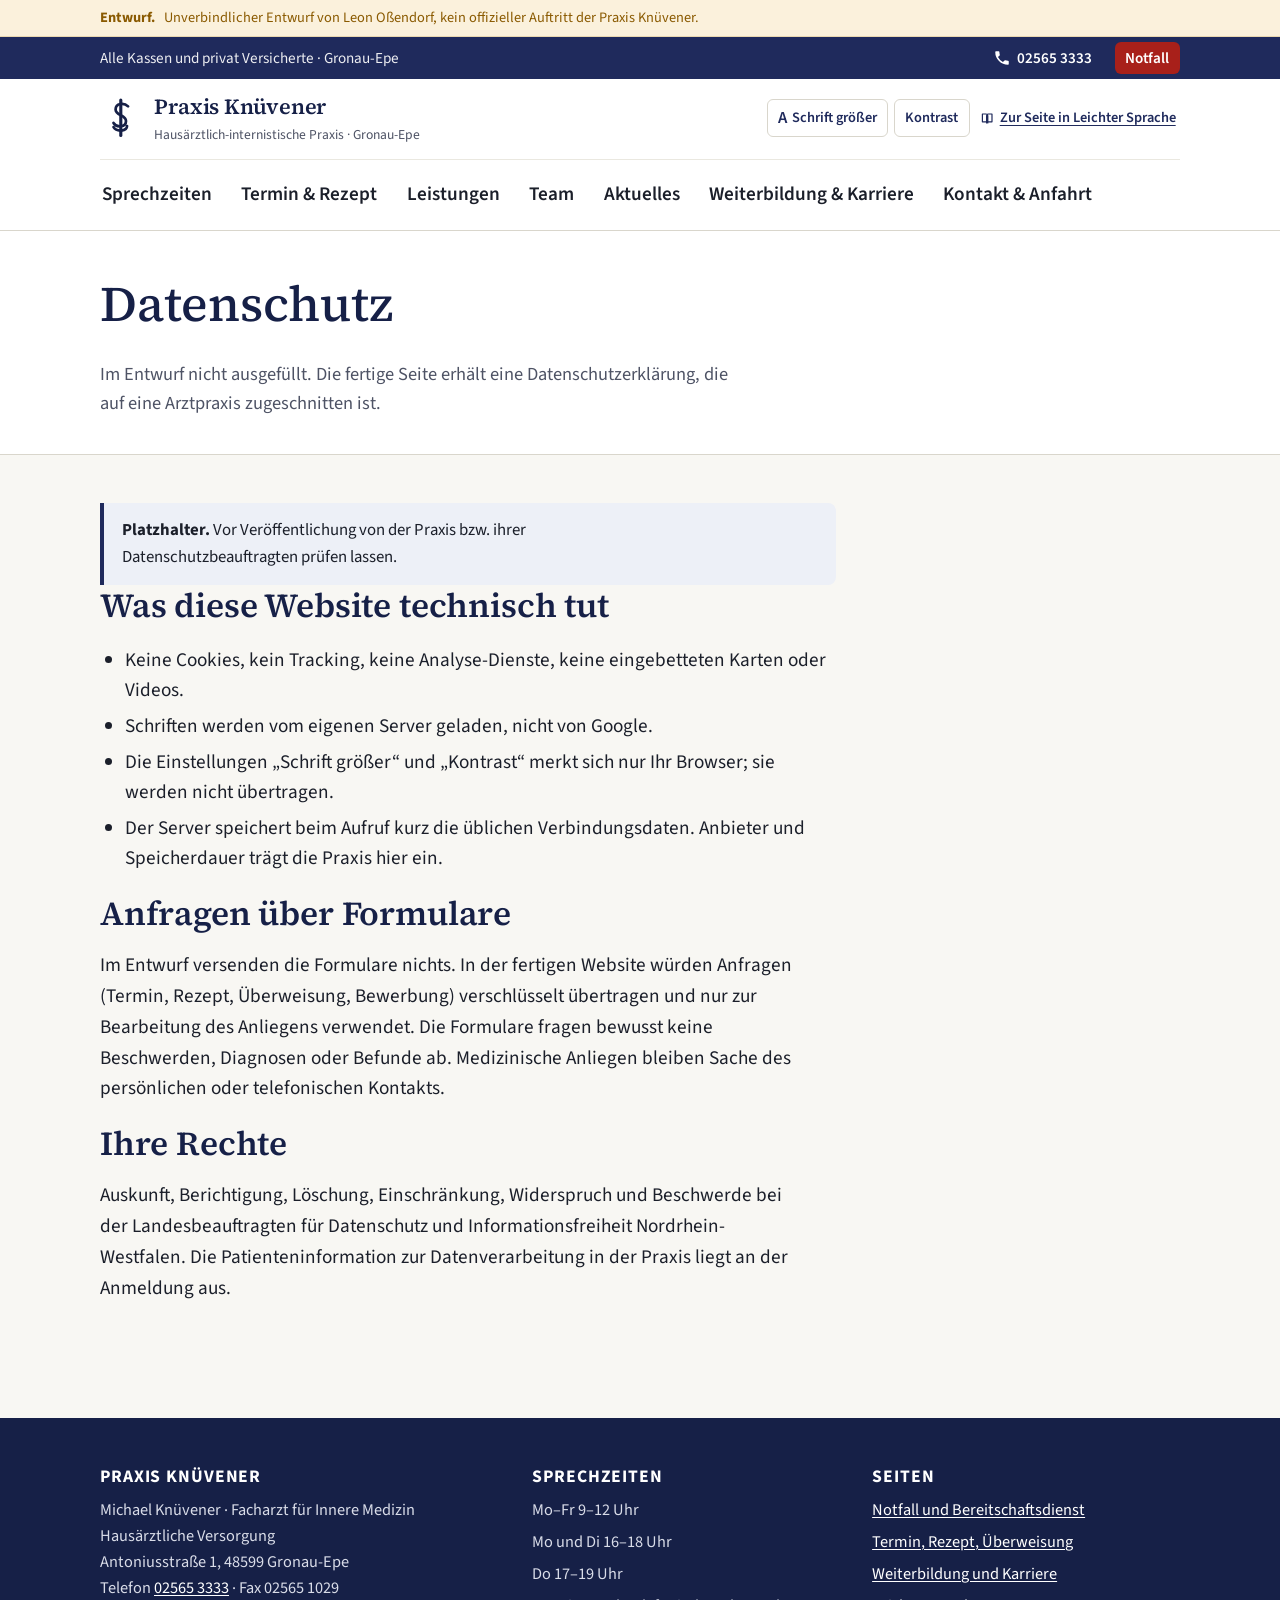
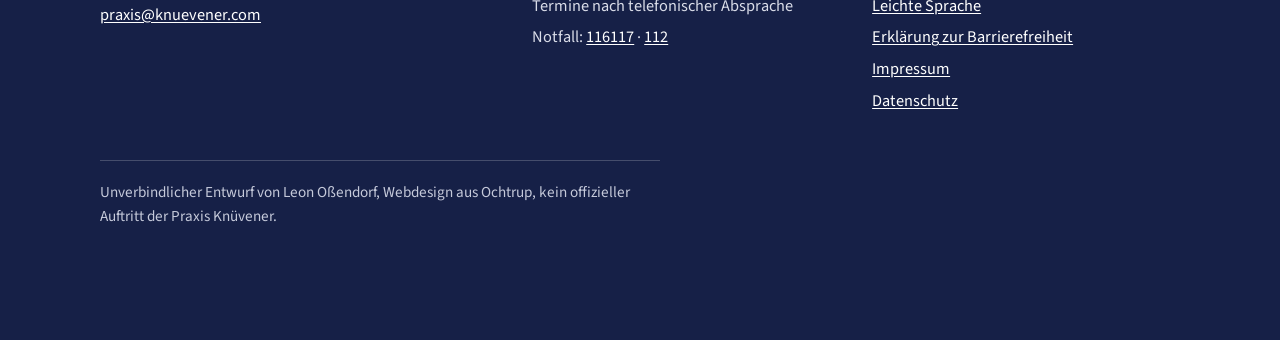
<file: datenschutz.html>
<!doctype html>
<html lang="de-DE">
<head>
<meta charset="utf-8">
<meta name="viewport" content="width=device-width, initial-scale=1">
<meta name="robots" content="noindex,nofollow">
<title>Datenschutz – Praxis Knüvener (Entwurf)</title>
<link rel="preload" href="fonts/source-serif-4-latin-wght-normal.woff2" as="font" type="font/woff2" crossorigin>
<link rel="preload" href="fonts/source-sans-3-latin-wght-normal.woff2" as="font" type="font/woff2" crossorigin>
<link rel="stylesheet" href="css/style.css">
<script id="pk-early">(function(){var c=document.documentElement.classList;c.add("js");try{var f=localStorage.getItem("pk-fs");if(f)c.add("fs-"+f);if(localStorage.getItem("pk-contrast")==="1")c.add("contrast");}catch(e){}})();</script>
<link rel="icon" href="img/favicon.svg" type="image/svg+xml">
</head>
<body>
<a class="skip" href="#inhalt">Zum Inhalt springen</a>
<header>
<div class="entwurf"><div class="wrap"><strong>Entwurf.</strong> <span>Unverbindlicher Entwurf von Leon Oßendorf, kein offizieller Auftritt der Praxis Knüvener.</span></div></div>
<div class="topbar"><div class="wrap">
  <span class="kassen">Alle Kassen und privat Versicherte · Gronau-Epe</span>
  <div class="right">
    <a href="tel:+4925653333"><svg viewBox="0 0 24 24" width="18" height="18" aria-hidden="true" focusable="false"><path d="M6.6 10.8a15 15 0 0 0 6.6 6.6l2.2-2.2a1 1 0 0 1 1-.25c1.1.37 2.3.57 3.6.57a1 1 0 0 1 1 1V20a1 1 0 0 1-1 1A17 17 0 0 1 3 4a1 1 0 0 1 1-1h3.5a1 1 0 0 1 1 1c0 1.25.2 2.45.57 3.57a1 1 0 0 1-.25 1L6.6 10.8z" fill="currentColor"/></svg>02565 3333</a>
    <a class="notfall" href="notfall.html">Notfall</a>
  </div>
</div></div>
<div class="site-header"><div class="wrap">
  <a class="brand" href="index.html">
    <svg viewBox="0 0 40 40" aria-hidden="true" focusable="false"><path d="M20 3v34" stroke="currentColor" stroke-width="3" stroke-linecap="round"/><path d="M27 9c-4-4-12-3-12 3s10 5 10 11-9 7-12 2M13 29c3 5 13 4 13-1" fill="none" stroke="currentColor" stroke-width="2.6" stroke-linecap="round"/></svg>
    <span><span class="name">Praxis Knüvener</span><span class="sub">Hausärztlich-internistische Praxis · Gronau-Epe</span></span>
  </a>
  <button class="nav-toggle" aria-expanded="false" aria-controls="hauptmenue">Menü</button>
  <nav class="site-nav" id="hauptmenue" aria-label="Hauptmenü"><ul>
    <li><a href="index.html#sprechzeiten">Sprechzeiten</a></li>
    <li><a href="service.html">Termin &amp; Rezept</a></li>
    <li><a href="index.html#leistungen">Leistungen</a></li>
    <li><a href="index.html#team">Team</a></li>
    <li><a href="index.html#aktuelles">Aktuelles</a></li>
    <li><a href="karriere.html">Weiterbildung &amp; Karriere</a></li>
    <li><a href="index.html#kontakt">Kontakt &amp; Anfahrt</a></li>
  </ul></nav>
  <div class="tools">
    <button type="button" id="btn-font" aria-pressed="false"><span class="big" aria-hidden="true">A</span> Schrift größer</button>
    <button type="button" id="btn-contrast" aria-pressed="false">Kontrast</button>
    <a class="ls" href="leichte-sprache.html"><svg viewBox="0 0 24 24" aria-hidden="true" focusable="false"><path d="M4 5h6a3 3 0 0 1 3 3v12a2 2 0 0 0-2-2H4zM20 5h-6a3 3 0 0 0-3 3v12a2 2 0 0 1 2-2h7z" fill="none" stroke="currentColor" stroke-width="2" stroke-linejoin="round"/></svg>Zur Seite in Leichter Sprache</a>
  </div>
</div></div></header>

<main id="inhalt">
<div class="page-head"><div class="wrap"><h1>Datenschutz</h1><p>Im Entwurf nicht ausgefüllt. Die fertige Seite erhält eine Datenschutzerklärung, die auf eine Arztpraxis zugeschnitten ist.</p></div></div>
<div class="page-body"><div class="wrap"><div class="text">
  <div class="hinweis"><p><strong>Platzhalter.</strong> Vor Veröffentlichung von der Praxis bzw. ihrer Datenschutzbeauftragten prüfen lassen.</p></div>
  <h2>Was diese Website technisch tut</h2>
  <ul>
    <li>Keine Cookies, kein Tracking, keine Analyse-Dienste, keine eingebetteten Karten oder Videos.</li>
    <li>Schriften werden vom eigenen Server geladen, nicht von Google.</li>
    <li>Die Einstellungen „Schrift größer“ und „Kontrast“ merkt sich nur Ihr Browser; sie werden nicht übertragen.</li>
    <li>Der Server speichert beim Aufruf kurz die üblichen Verbindungsdaten. Anbieter und Speicherdauer trägt die Praxis hier ein.</li>
  </ul>
  <h2>Anfragen über Formulare</h2>
  <p>Im Entwurf versenden die Formulare nichts. In der fertigen Website würden Anfragen (Termin, Rezept, Überweisung, Bewerbung) verschlüsselt übertragen und nur zur Bearbeitung des Anliegens verwendet. Die Formulare fragen bewusst keine Beschwerden, Diagnosen oder Befunde ab. Medizinische Anliegen bleiben Sache des persönlichen oder telefonischen Kontakts.</p>
  <h2>Ihre Rechte</h2>
  <p>Auskunft, Berichtigung, Löschung, Einschränkung, Widerspruch und Beschwerde bei der Landesbeauftragten für Datenschutz und Informationsfreiheit Nordrhein-Westfalen. Die Patienteninformation zur Datenverarbeitung in der Praxis liegt an der Anmeldung aus.</p>
</div></div></div>
</main>

<footer class="site-footer"><div class="wrap">
  <div class="cols">
    <div><h2>Praxis Knüvener</h2><p>Michael Knüvener · Facharzt für Innere Medizin<br>Hausärztliche Versorgung<br>Antoniusstraße 1, 48599 Gronau-Epe<br>Telefon <a href="tel:+4925653333">02565 3333</a> · Fax 02565 1029<br><a href="mailto:praxis@knuevener.com">praxis@knuevener.com</a></p></div>
    <div><h2>Sprechzeiten</h2><ul><li>Mo–Fr 9–12 Uhr</li><li>Mo und Di 16–18 Uhr</li><li>Do 17–19 Uhr</li><li>Termine nach telefonischer Absprache</li><li>Notfall: <a href="tel:116117">116117</a> · <a href="tel:112">112</a></li></ul></div>
    <div><h2>Seiten</h2><ul><li><a href="notfall.html">Notfall und Bereitschaftsdienst</a></li><li><a href="service.html">Termin, Rezept, Überweisung</a></li><li><a href="karriere.html">Weiterbildung und Karriere</a></li><li><a href="leichte-sprache.html">Leichte Sprache</a></li><li><a href="barrierefreiheit.html">Erklärung zur Barrierefreiheit</a></li><li><a href="impressum.html">Impressum</a></li><li><a href="datenschutz.html">Datenschutz</a></li></ul></div>
  </div>
  <p class="entwurf-hinweis">Unverbindlicher Entwurf von Leon Oßendorf, Webdesign aus Ochtrup, kein offizieller Auftritt der Praxis Knüvener.</p>
</div></footer>
<nav class="mobile-bar" aria-label="Schnellzugriff">
  <a href="tel:+4925653333"><svg viewBox="0 0 24 24" aria-hidden="true" focusable="false"><path d="M6.6 10.8a15 15 0 0 0 6.6 6.6l2.2-2.2a1 1 0 0 1 1-.25c1.1.37 2.3.57 3.6.57a1 1 0 0 1 1 1V20a1 1 0 0 1-1 1A17 17 0 0 1 3 4a1 1 0 0 1 1-1h3.5a1 1 0 0 1 1 1c0 1.25.2 2.45.57 3.57a1 1 0 0 1-.25 1L6.6 10.8z" fill="currentColor"/></svg>Anrufen</a>
  <a class="main" href="service.html"><svg viewBox="0 0 24 24" aria-hidden="true" focusable="false"><rect x="3" y="5" width="18" height="16" rx="2" fill="none" stroke="currentColor" stroke-width="2"/><path d="M3 10h18M8 3v4M16 3v4" stroke="currentColor" stroke-width="2" stroke-linecap="round"/></svg>Termin &amp; Rezept</a>
  <a class="rot" href="notfall.html"><svg viewBox="0 0 24 24" aria-hidden="true" focusable="false"><path d="M12 3l10 18H2z" fill="none" stroke="currentColor" stroke-width="2" stroke-linejoin="round"/><path d="M12 10v4M12 17v.5" stroke="currentColor" stroke-width="2" stroke-linecap="round"/></svg>Notfall</a>
</nav>
<script src="js/main.js"></script>
</body>
</html>
</file>
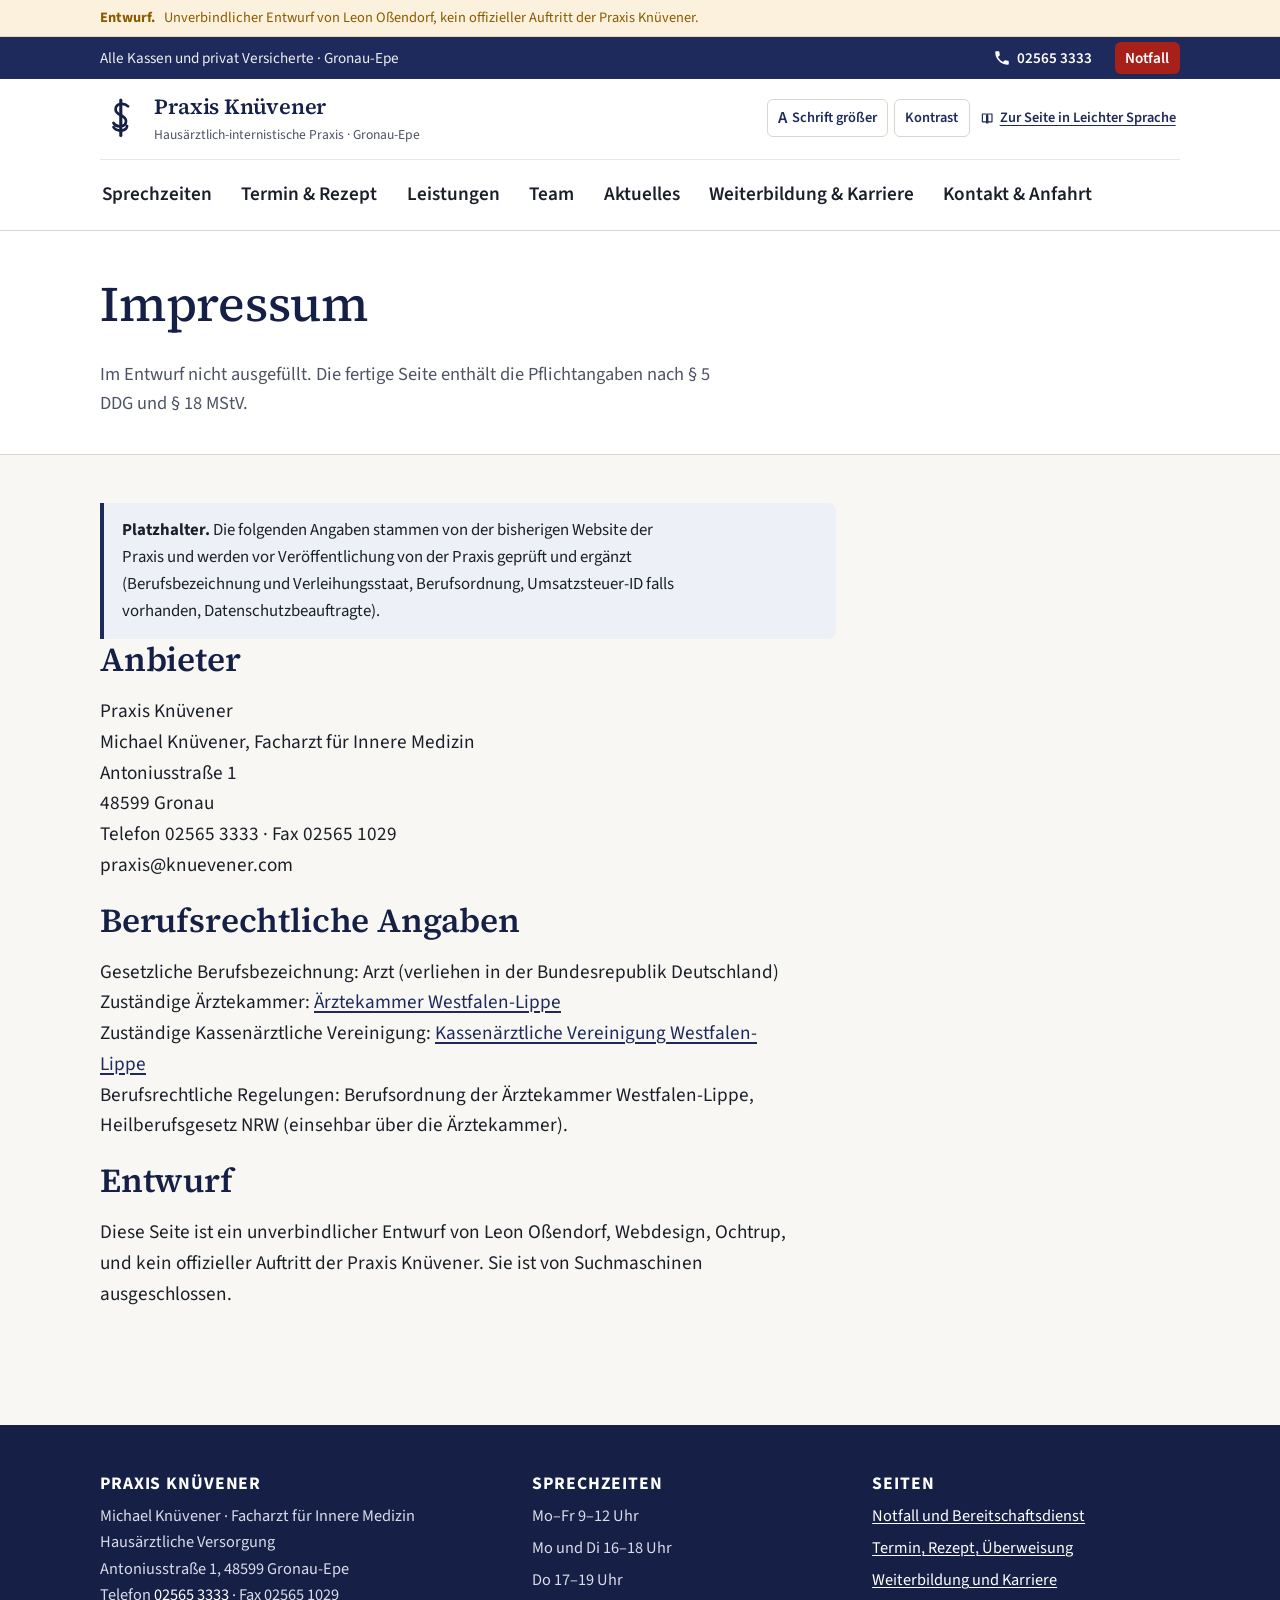
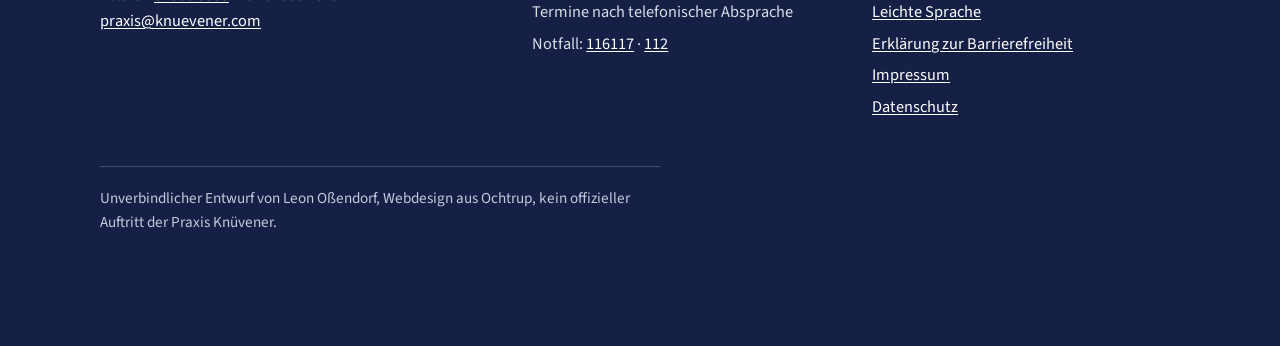
<file: impressum.html>
<!doctype html>
<html lang="de-DE">
<head>
<meta charset="utf-8">
<meta name="viewport" content="width=device-width, initial-scale=1">
<meta name="robots" content="noindex,nofollow">
<title>Impressum – Praxis Knüvener (Entwurf)</title>
<link rel="preload" href="fonts/source-serif-4-latin-wght-normal.woff2" as="font" type="font/woff2" crossorigin>
<link rel="preload" href="fonts/source-sans-3-latin-wght-normal.woff2" as="font" type="font/woff2" crossorigin>
<link rel="stylesheet" href="css/style.css">
<script id="pk-early">(function(){var c=document.documentElement.classList;c.add("js");try{var f=localStorage.getItem("pk-fs");if(f)c.add("fs-"+f);if(localStorage.getItem("pk-contrast")==="1")c.add("contrast");}catch(e){}})();</script>
<link rel="icon" href="img/favicon.svg" type="image/svg+xml">
</head>
<body>
<a class="skip" href="#inhalt">Zum Inhalt springen</a>
<header>
<div class="entwurf"><div class="wrap"><strong>Entwurf.</strong> <span>Unverbindlicher Entwurf von Leon Oßendorf, kein offizieller Auftritt der Praxis Knüvener.</span></div></div>
<div class="topbar"><div class="wrap">
  <span class="kassen">Alle Kassen und privat Versicherte · Gronau-Epe</span>
  <div class="right">
    <a href="tel:+4925653333"><svg viewBox="0 0 24 24" width="18" height="18" aria-hidden="true" focusable="false"><path d="M6.6 10.8a15 15 0 0 0 6.6 6.6l2.2-2.2a1 1 0 0 1 1-.25c1.1.37 2.3.57 3.6.57a1 1 0 0 1 1 1V20a1 1 0 0 1-1 1A17 17 0 0 1 3 4a1 1 0 0 1 1-1h3.5a1 1 0 0 1 1 1c0 1.25.2 2.45.57 3.57a1 1 0 0 1-.25 1L6.6 10.8z" fill="currentColor"/></svg>02565 3333</a>
    <a class="notfall" href="notfall.html">Notfall</a>
  </div>
</div></div>
<div class="site-header"><div class="wrap">
  <a class="brand" href="index.html">
    <svg viewBox="0 0 40 40" aria-hidden="true" focusable="false"><path d="M20 3v34" stroke="currentColor" stroke-width="3" stroke-linecap="round"/><path d="M27 9c-4-4-12-3-12 3s10 5 10 11-9 7-12 2M13 29c3 5 13 4 13-1" fill="none" stroke="currentColor" stroke-width="2.6" stroke-linecap="round"/></svg>
    <span><span class="name">Praxis Knüvener</span><span class="sub">Hausärztlich-internistische Praxis · Gronau-Epe</span></span>
  </a>
  <button class="nav-toggle" aria-expanded="false" aria-controls="hauptmenue">Menü</button>
  <nav class="site-nav" id="hauptmenue" aria-label="Hauptmenü"><ul>
    <li><a href="index.html#sprechzeiten">Sprechzeiten</a></li>
    <li><a href="service.html">Termin &amp; Rezept</a></li>
    <li><a href="index.html#leistungen">Leistungen</a></li>
    <li><a href="index.html#team">Team</a></li>
    <li><a href="index.html#aktuelles">Aktuelles</a></li>
    <li><a href="karriere.html">Weiterbildung &amp; Karriere</a></li>
    <li><a href="index.html#kontakt">Kontakt &amp; Anfahrt</a></li>
  </ul></nav>
  <div class="tools">
    <button type="button" id="btn-font" aria-pressed="false"><span class="big" aria-hidden="true">A</span> Schrift größer</button>
    <button type="button" id="btn-contrast" aria-pressed="false">Kontrast</button>
    <a class="ls" href="leichte-sprache.html"><svg viewBox="0 0 24 24" aria-hidden="true" focusable="false"><path d="M4 5h6a3 3 0 0 1 3 3v12a2 2 0 0 0-2-2H4zM20 5h-6a3 3 0 0 0-3 3v12a2 2 0 0 1 2-2h7z" fill="none" stroke="currentColor" stroke-width="2" stroke-linejoin="round"/></svg>Zur Seite in Leichter Sprache</a>
  </div>
</div></div></header>

<main id="inhalt">
<div class="page-head"><div class="wrap"><h1>Impressum</h1><p>Im Entwurf nicht ausgefüllt. Die fertige Seite enthält die Pflichtangaben nach § 5 DDG und § 18 MStV.</p></div></div>
<div class="page-body"><div class="wrap"><div class="text">
  <div class="hinweis"><p><strong>Platzhalter.</strong> Die folgenden Angaben stammen von der bisherigen Website der Praxis und werden vor Veröffentlichung von der Praxis geprüft und ergänzt (Berufsbezeichnung und Verleihungsstaat, Berufsordnung, Umsatzsteuer-ID falls vorhanden, Datenschutzbeauftragte).</p></div>
  <h2>Anbieter</h2>
  <p>Praxis Knüvener<br>Michael Knüvener, Facharzt für Innere Medizin<br>Antoniusstraße 1<br>48599 Gronau<br>Telefon 02565 3333 · Fax 02565 1029<br>praxis@knuevener.com</p>
  <h2>Berufsrechtliche Angaben</h2>
  <p>Gesetzliche Berufsbezeichnung: Arzt (verliehen in der Bundesrepublik Deutschland)<br>Zuständige Ärztekammer: <a href="https://www.aekwl.de" rel="noopener">Ärztekammer Westfalen-Lippe</a><br>Zuständige Kassenärztliche Vereinigung: <a href="https://www.kvwl.de" rel="noopener">Kassenärztliche Vereinigung Westfalen-Lippe</a><br>Berufsrechtliche Regelungen: Berufsordnung der Ärztekammer Westfalen-Lippe, Heilberufsgesetz NRW (einsehbar über die Ärztekammer).</p>
  <h2>Entwurf</h2>
  <p>Diese Seite ist ein unverbindlicher Entwurf von Leon Oßendorf, Webdesign, Ochtrup, und kein offizieller Auftritt der Praxis Knüvener. Sie ist von Suchmaschinen ausgeschlossen.</p>
</div></div></div>
</main>

<footer class="site-footer"><div class="wrap">
  <div class="cols">
    <div><h2>Praxis Knüvener</h2><p>Michael Knüvener · Facharzt für Innere Medizin<br>Hausärztliche Versorgung<br>Antoniusstraße 1, 48599 Gronau-Epe<br>Telefon <a href="tel:+4925653333">02565 3333</a> · Fax 02565 1029<br><a href="mailto:praxis@knuevener.com">praxis@knuevener.com</a></p></div>
    <div><h2>Sprechzeiten</h2><ul><li>Mo–Fr 9–12 Uhr</li><li>Mo und Di 16–18 Uhr</li><li>Do 17–19 Uhr</li><li>Termine nach telefonischer Absprache</li><li>Notfall: <a href="tel:116117">116117</a> · <a href="tel:112">112</a></li></ul></div>
    <div><h2>Seiten</h2><ul><li><a href="notfall.html">Notfall und Bereitschaftsdienst</a></li><li><a href="service.html">Termin, Rezept, Überweisung</a></li><li><a href="karriere.html">Weiterbildung und Karriere</a></li><li><a href="leichte-sprache.html">Leichte Sprache</a></li><li><a href="barrierefreiheit.html">Erklärung zur Barrierefreiheit</a></li><li><a href="impressum.html">Impressum</a></li><li><a href="datenschutz.html">Datenschutz</a></li></ul></div>
  </div>
  <p class="entwurf-hinweis">Unverbindlicher Entwurf von Leon Oßendorf, Webdesign aus Ochtrup, kein offizieller Auftritt der Praxis Knüvener.</p>
</div></footer>
<nav class="mobile-bar" aria-label="Schnellzugriff">
  <a href="tel:+4925653333"><svg viewBox="0 0 24 24" aria-hidden="true" focusable="false"><path d="M6.6 10.8a15 15 0 0 0 6.6 6.6l2.2-2.2a1 1 0 0 1 1-.25c1.1.37 2.3.57 3.6.57a1 1 0 0 1 1 1V20a1 1 0 0 1-1 1A17 17 0 0 1 3 4a1 1 0 0 1 1-1h3.5a1 1 0 0 1 1 1c0 1.25.2 2.45.57 3.57a1 1 0 0 1-.25 1L6.6 10.8z" fill="currentColor"/></svg>Anrufen</a>
  <a class="main" href="service.html"><svg viewBox="0 0 24 24" aria-hidden="true" focusable="false"><rect x="3" y="5" width="18" height="16" rx="2" fill="none" stroke="currentColor" stroke-width="2"/><path d="M3 10h18M8 3v4M16 3v4" stroke="currentColor" stroke-width="2" stroke-linecap="round"/></svg>Termin &amp; Rezept</a>
  <a class="rot" href="notfall.html"><svg viewBox="0 0 24 24" aria-hidden="true" focusable="false"><path d="M12 3l10 18H2z" fill="none" stroke="currentColor" stroke-width="2" stroke-linejoin="round"/><path d="M12 10v4M12 17v.5" stroke="currentColor" stroke-width="2" stroke-linecap="round"/></svg>Notfall</a>
</nav>
<script src="js/main.js"></script>
</body>
</html>
</file>
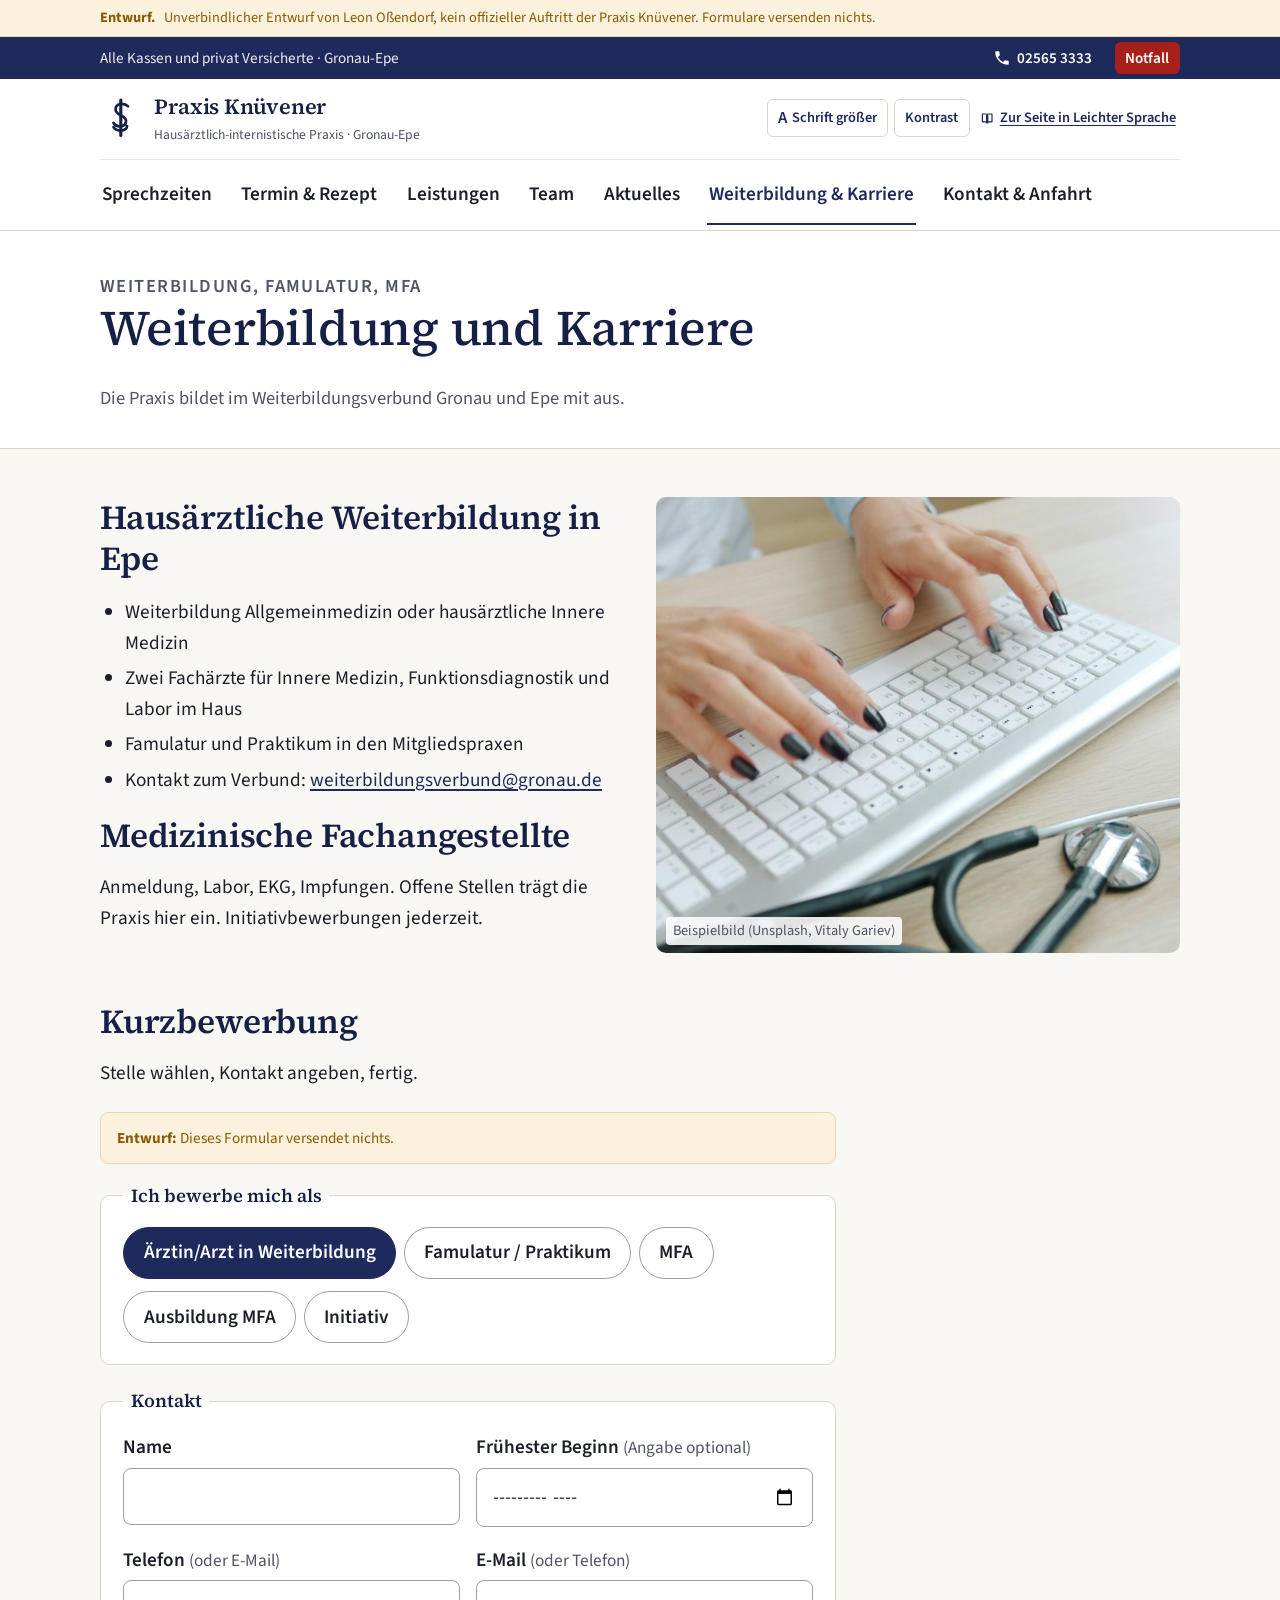
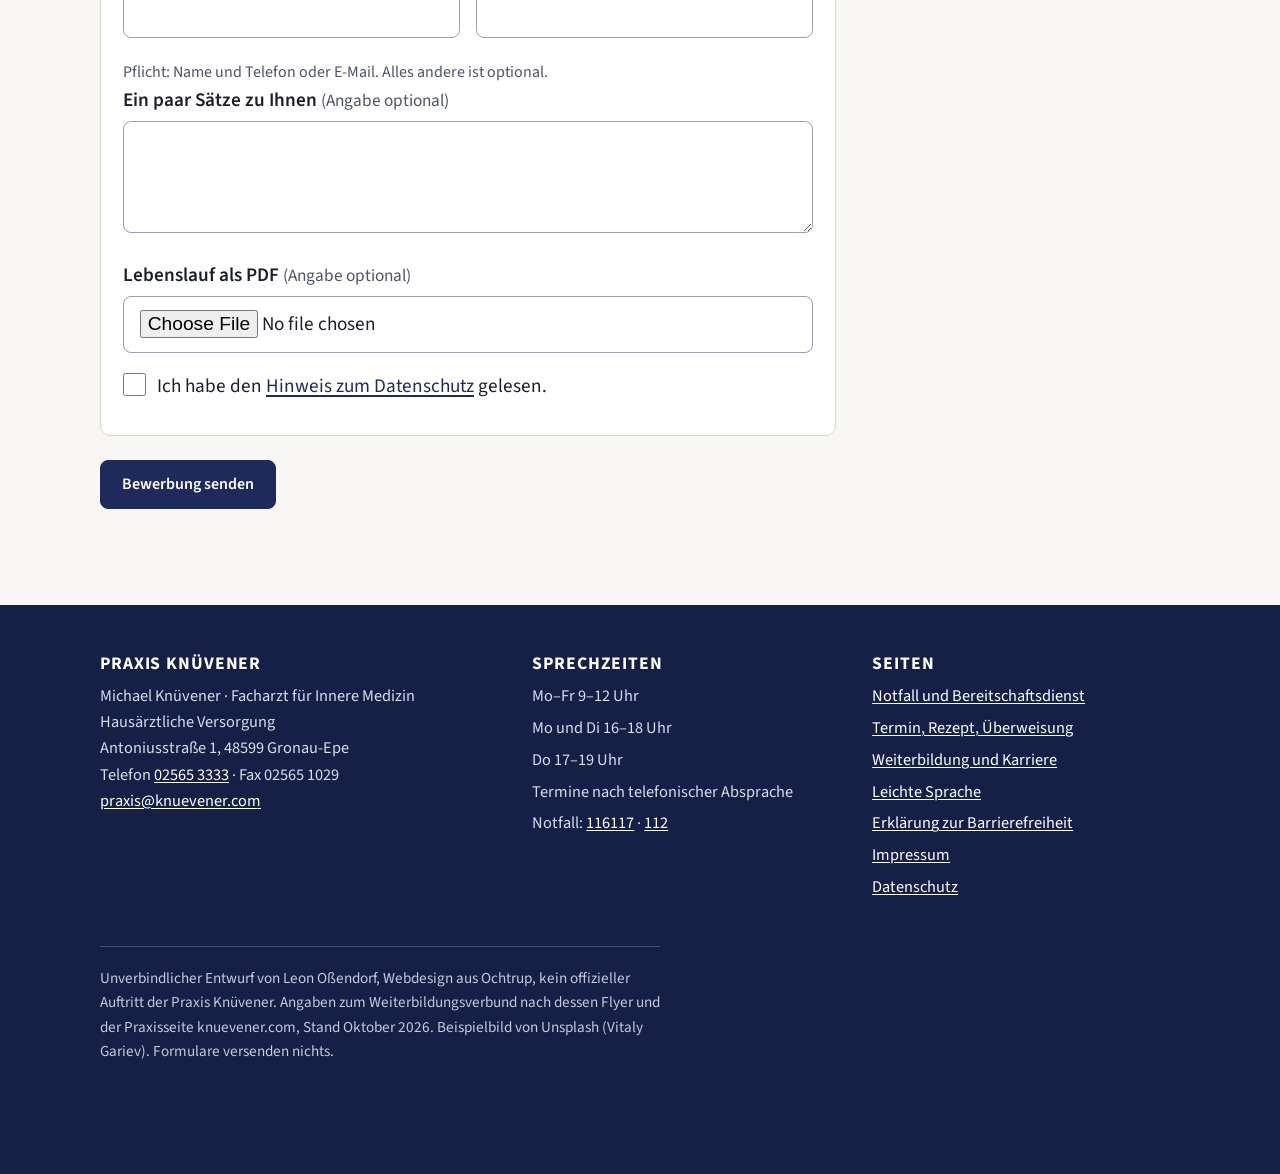
<file: karriere.html>
<!doctype html>
<html lang="de-DE">
<head>
<meta charset="utf-8">
<meta name="viewport" content="width=device-width, initial-scale=1">
<meta name="robots" content="noindex,nofollow">
<title>Weiterbildung und Karriere – Praxis Knüvener (Entwurf)</title>
<link rel="preload" href="fonts/source-serif-4-latin-wght-normal.woff2" as="font" type="font/woff2" crossorigin>
<link rel="preload" href="fonts/source-sans-3-latin-wght-normal.woff2" as="font" type="font/woff2" crossorigin>
<link rel="stylesheet" href="css/style.css">
<script id="pk-early">(function(){var c=document.documentElement.classList;c.add("js");try{var f=localStorage.getItem("pk-fs");if(f)c.add("fs-"+f);if(localStorage.getItem("pk-contrast")==="1")c.add("contrast");}catch(e){}})();</script>
<link rel="icon" href="img/favicon.svg" type="image/svg+xml">
</head>
<body>
<a class="skip" href="#inhalt">Zum Inhalt springen</a>
<header>
<div class="entwurf"><div class="wrap"><strong>Entwurf.</strong> <span>Unverbindlicher Entwurf von Leon Oßendorf, kein offizieller Auftritt der Praxis Knüvener. Formulare versenden nichts.</span></div></div>
<div class="topbar"><div class="wrap">
  <span class="kassen">Alle Kassen und privat Versicherte · Gronau-Epe</span>
  <div class="right">
    <a href="tel:+4925653333"><svg viewBox="0 0 24 24" width="18" height="18" aria-hidden="true" focusable="false"><path d="M6.6 10.8a15 15 0 0 0 6.6 6.6l2.2-2.2a1 1 0 0 1 1-.25c1.1.37 2.3.57 3.6.57a1 1 0 0 1 1 1V20a1 1 0 0 1-1 1A17 17 0 0 1 3 4a1 1 0 0 1 1-1h3.5a1 1 0 0 1 1 1c0 1.25.2 2.45.57 3.57a1 1 0 0 1-.25 1L6.6 10.8z" fill="currentColor"/></svg>02565 3333</a>
    <a class="notfall" href="notfall.html">Notfall</a>
  </div>
</div></div>
<div class="site-header"><div class="wrap">
  <a class="brand" href="index.html">
    <svg viewBox="0 0 40 40" aria-hidden="true" focusable="false"><path d="M20 3v34" stroke="currentColor" stroke-width="3" stroke-linecap="round"/><path d="M27 9c-4-4-12-3-12 3s10 5 10 11-9 7-12 2M13 29c3 5 13 4 13-1" fill="none" stroke="currentColor" stroke-width="2.6" stroke-linecap="round"/></svg>
    <span><span class="name">Praxis Knüvener</span><span class="sub">Hausärztlich-internistische Praxis · Gronau-Epe</span></span>
  </a>
  <button class="nav-toggle" aria-expanded="false" aria-controls="hauptmenue">Menü</button>
  <nav class="site-nav" id="hauptmenue" aria-label="Hauptmenü"><ul>
    <li><a href="index.html#sprechzeiten">Sprechzeiten</a></li>
    <li><a href="service.html">Termin &amp; Rezept</a></li>
    <li><a href="index.html#leistungen">Leistungen</a></li>
    <li><a href="index.html#team">Team</a></li>
    <li><a href="index.html#aktuelles">Aktuelles</a></li>
    <li><a href="karriere.html" aria-current="page">Weiterbildung &amp; Karriere</a></li>
    <li><a href="index.html#kontakt">Kontakt &amp; Anfahrt</a></li>
  </ul></nav>
  <div class="tools">
    <button type="button" id="btn-font" aria-pressed="false"><span class="big" aria-hidden="true">A</span> Schrift größer</button>
    <button type="button" id="btn-contrast" aria-pressed="false">Kontrast</button>
    <a class="ls" href="leichte-sprache.html"><svg viewBox="0 0 24 24" aria-hidden="true" focusable="false"><path d="M4 5h6a3 3 0 0 1 3 3v12a2 2 0 0 0-2-2H4zM20 5h-6a3 3 0 0 0-3 3v12a2 2 0 0 1 2-2h7z" fill="none" stroke="currentColor" stroke-width="2" stroke-linejoin="round"/></svg>Zur Seite in Leichter Sprache</a>
  </div>
</div></div></header>

<main id="inhalt">
<div class="page-head"><div class="wrap">
  <p class="eyebrow">Weiterbildung, Famulatur, MFA</p>
  <h1>Weiterbildung und Karriere</h1>
  <p>Die Praxis bildet im Weiterbildungsverbund Gronau und Epe mit aus.</p>
</div></div>
<div class="page-body"><div class="wrap">
  <div class="split" style="margin-bottom:3rem">
    <div class="text">
      <h2>Hausärztliche Weiterbildung in Epe</h2>
      <ul>
        <li>Weiterbildung Allgemeinmedizin oder hausärztliche Innere Medizin</li>
        <li>Zwei Fachärzte für Innere Medizin, Funktionsdiagnostik und Labor im Haus</li>
        <li>Famulatur und Praktikum in den Mitgliedspraxen</li>
        <li>Kontakt zum Verbund: <a href="mailto:weiterbildungsverbund@gronau.de">weiterbildungsverbund@gronau.de</a></li>
      </ul>
      <h2>Medizinische Fachangestellte</h2>
      <p>Anmeldung, Labor, EKG, Impfungen. Offene Stellen trägt die Praxis hier ein. Initiativbewerbungen jederzeit.</p>
    </div>
    <figure class="foto foto-tile"><img src="img/tastatur.jpg" alt="Hände an einer Tastatur, daneben ein Stethoskop" width="1200" height="675" loading="lazy"><figcaption>Beispielbild (Unsplash, Vitaly Gariev)</figcaption></figure>
  </div>

  <div class="form-wrap">
    <h2>Kurzbewerbung</h2>
    <p class="form-intro">Stelle wählen, Kontakt angeben, fertig.</p>
    <div class="demo-note"><p><strong>Entwurf:</strong> Dieses Formular versendet nichts.</p></div>
    <form data-demo="danke-bewerbung" novalidate>
      <fieldset>
        <legend>Ich bewerbe mich als</legend>
        <div class="chips">
          <label class="chip" id="wb"><input type="radio" name="stelle" value="wb" checked><span>Ärztin/Arzt in Weiterbildung</span></label>
          <label class="chip" id="famulatur"><input type="radio" name="stelle" value="famulatur"><span>Famulatur / Praktikum</span></label>
          <label class="chip" id="mfa"><input type="radio" name="stelle" value="mfa"><span>MFA</span></label>
          <label class="chip" id="azubi"><input type="radio" name="stelle" value="azubi"><span>Ausbildung MFA</span></label>
          <label class="chip"><input type="radio" name="stelle" value="initiativ"><span>Initiativ</span></label>
        </div>
      </fieldset>
      <fieldset>
        <legend>Kontakt</legend>
        <div class="two">
          <div class="field"><label for="bname">Name</label><input type="text" id="bname" name="name" autocomplete="name" required></div>
          <div class="field"><label for="bbeginn">Frühester Beginn <span class="opt">(Angabe optional)</span></label><input type="month" id="bbeginn" name="beginn"></div>
        </div>
        <div class="two">
          <div class="field"><label for="btel">Telefon <span class="opt">(oder E-Mail)</span></label><input type="tel" id="btel" name="tel" autocomplete="tel"></div>
          <div class="field"><label for="bmail">E-Mail <span class="opt">(oder Telefon)</span></label><input type="email" id="bmail" name="mail" autocomplete="email"></div>
        </div>
        <p class="hint">Pflicht: Name und Telefon oder E-Mail. Alles andere ist optional.</p>
        <div class="field"><label for="btext">Ein paar Sätze zu Ihnen <span class="opt">(Angabe optional)</span></label><textarea id="btext" name="text"></textarea></div>
        <div class="field"><label for="bcv">Lebenslauf als PDF <span class="opt">(Angabe optional)</span></label><input type="file" id="bcv" name="cv" accept="application/pdf"></div>
        <div class="field"><label class="check"><input type="checkbox" name="ds" value="ja" required> <span>Ich habe den <a href="datenschutz.html">Hinweis zum Datenschutz</a> gelesen.</span></label></div>
        <p class="error" aria-live="assertive"></p>
      </fieldset>
      <div class="btn-row"><button class="btn" type="submit">Bewerbung senden</button></div>
    </form>
    <div class="success" id="danke-bewerbung" hidden>
      <h2>Vielen Dank für Ihre Bewerbung.</h2>
      <p>In der fertigen Website meldet sich Herr Knüvener bei Ihnen. Im Entwurf wurde nichts versendet.</p>
      <p><a href="index.html">Zurück zur Startseite</a></p>
    </div>
  </div>
</div></div>
</main>

<footer class="site-footer"><div class="wrap">
  <div class="cols">
    <div><h2>Praxis Knüvener</h2><p>Michael Knüvener · Facharzt für Innere Medizin<br>Hausärztliche Versorgung<br>Antoniusstraße 1, 48599 Gronau-Epe<br>Telefon <a href="tel:+4925653333">02565 3333</a> · Fax 02565 1029<br><a href="mailto:praxis@knuevener.com">praxis@knuevener.com</a></p></div>
    <div><h2>Sprechzeiten</h2><ul><li>Mo–Fr 9–12 Uhr</li><li>Mo und Di 16–18 Uhr</li><li>Do 17–19 Uhr</li><li>Termine nach telefonischer Absprache</li><li>Notfall: <a href="tel:116117">116117</a> · <a href="tel:112">112</a></li></ul></div>
    <div><h2>Seiten</h2><ul><li><a href="notfall.html">Notfall und Bereitschaftsdienst</a></li><li><a href="service.html">Termin, Rezept, Überweisung</a></li><li><a href="karriere.html">Weiterbildung und Karriere</a></li><li><a href="leichte-sprache.html">Leichte Sprache</a></li><li><a href="barrierefreiheit.html">Erklärung zur Barrierefreiheit</a></li><li><a href="impressum.html">Impressum</a></li><li><a href="datenschutz.html">Datenschutz</a></li></ul></div>
  </div>
  <p class="entwurf-hinweis">Unverbindlicher Entwurf von Leon Oßendorf, Webdesign aus Ochtrup, kein offizieller Auftritt der Praxis Knüvener. Angaben zum Weiterbildungsverbund nach dessen Flyer und der Praxisseite knuevener.com, Stand Oktober 2026. Beispielbild von Unsplash (Vitaly Gariev). Formulare versenden nichts.</p>
</div></footer>
<nav class="mobile-bar" aria-label="Schnellzugriff">
  <a href="tel:+4925653333"><svg viewBox="0 0 24 24" aria-hidden="true" focusable="false"><path d="M6.6 10.8a15 15 0 0 0 6.6 6.6l2.2-2.2a1 1 0 0 1 1-.25c1.1.37 2.3.57 3.6.57a1 1 0 0 1 1 1V20a1 1 0 0 1-1 1A17 17 0 0 1 3 4a1 1 0 0 1 1-1h3.5a1 1 0 0 1 1 1c0 1.25.2 2.45.57 3.57a1 1 0 0 1-.25 1L6.6 10.8z" fill="currentColor"/></svg>Anrufen</a>
  <a class="main" href="service.html"><svg viewBox="0 0 24 24" aria-hidden="true" focusable="false"><rect x="3" y="5" width="18" height="16" rx="2" fill="none" stroke="currentColor" stroke-width="2"/><path d="M3 10h18M8 3v4M16 3v4" stroke="currentColor" stroke-width="2" stroke-linecap="round"/></svg>Termin &amp; Rezept</a>
  <a class="rot" href="notfall.html"><svg viewBox="0 0 24 24" aria-hidden="true" focusable="false"><path d="M12 3l10 18H2z" fill="none" stroke="currentColor" stroke-width="2" stroke-linejoin="round"/><path d="M12 10v4M12 17v.5" stroke="currentColor" stroke-width="2" stroke-linecap="round"/></svg>Notfall</a>
</nav>
<script src="js/main.js"></script>
</body>
</html>
</file>
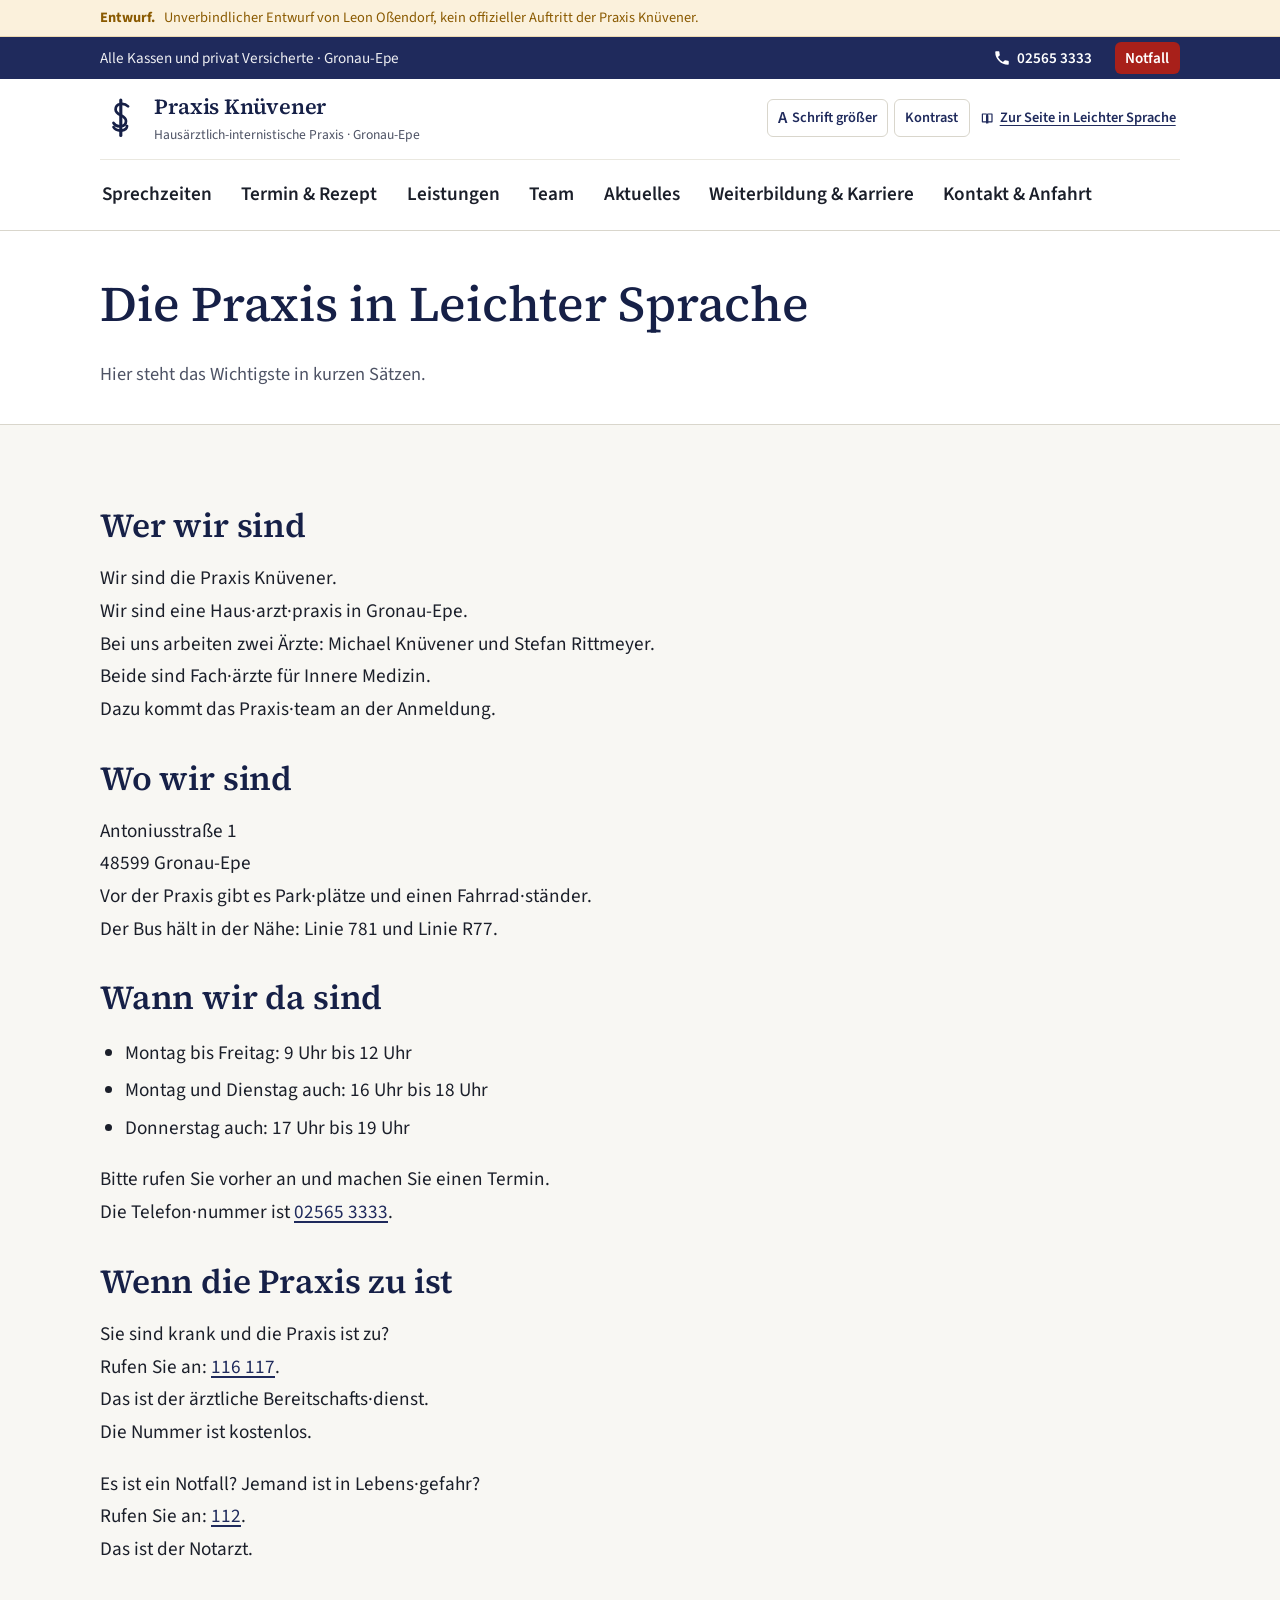
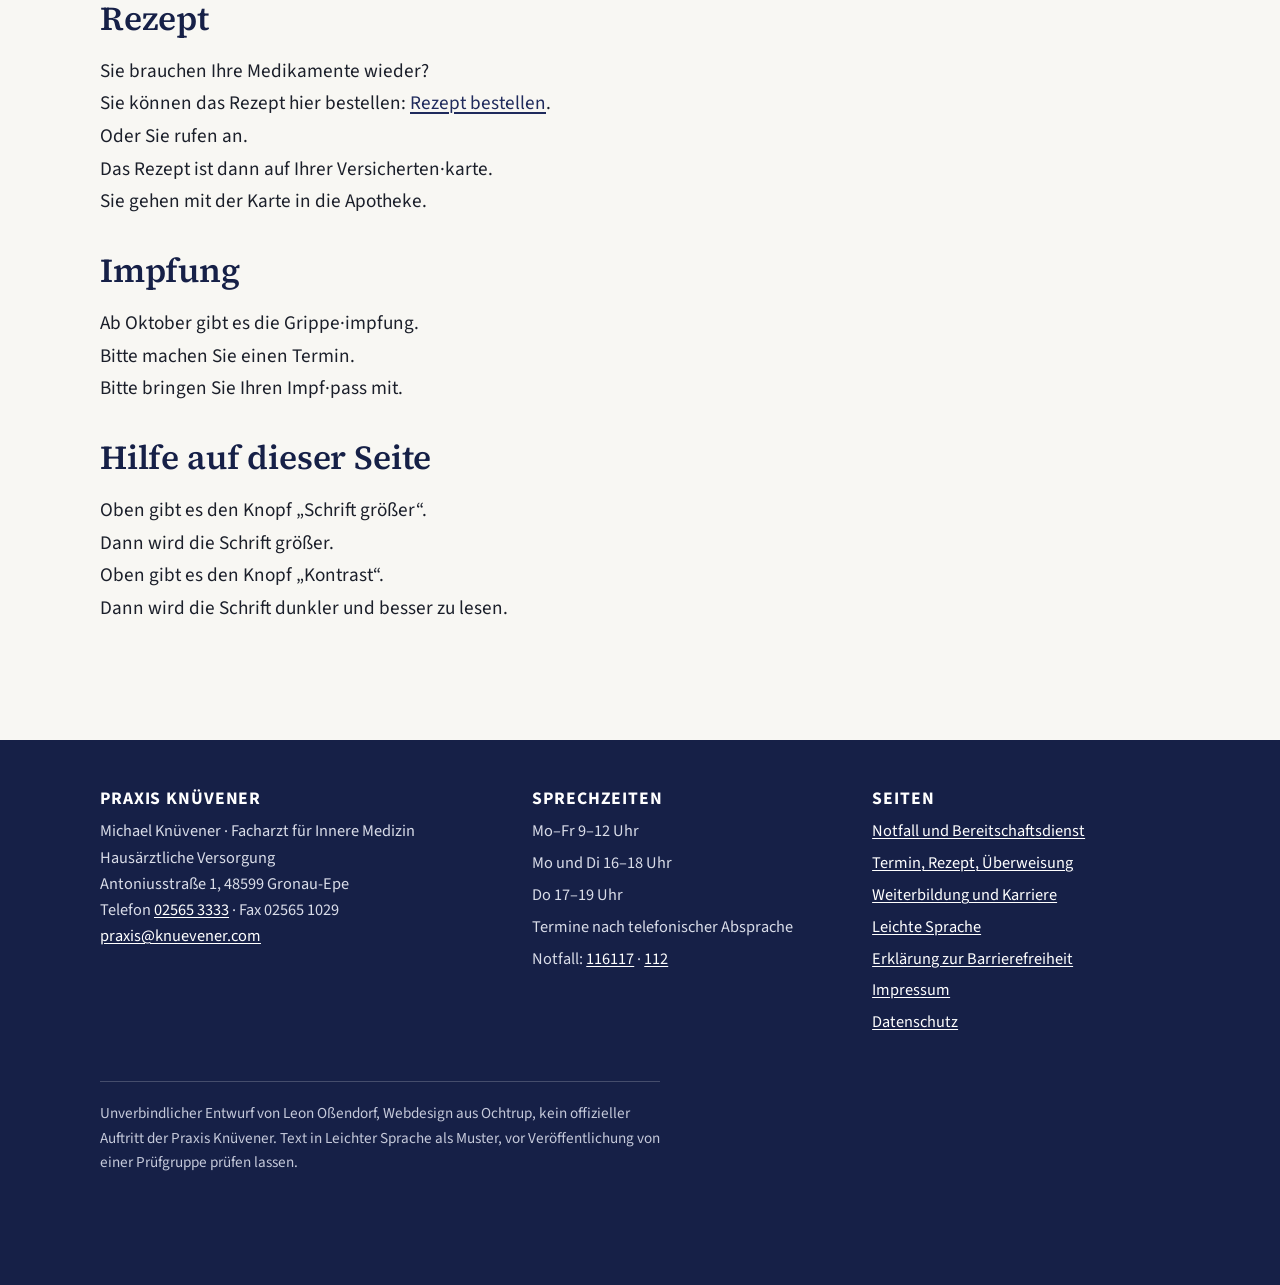
<file: leichte-sprache.html>
<!doctype html>
<html lang="de-DE">
<head>
<meta charset="utf-8">
<meta name="viewport" content="width=device-width, initial-scale=1">
<meta name="robots" content="noindex,nofollow">
<title>Leichte Sprache – Praxis Knüvener (Entwurf)</title>
<link rel="preload" href="fonts/source-serif-4-latin-wght-normal.woff2" as="font" type="font/woff2" crossorigin>
<link rel="preload" href="fonts/source-sans-3-latin-wght-normal.woff2" as="font" type="font/woff2" crossorigin>
<link rel="stylesheet" href="css/style.css">
<script id="pk-early">(function(){var c=document.documentElement.classList;c.add("js");try{var f=localStorage.getItem("pk-fs");if(f)c.add("fs-"+f);if(localStorage.getItem("pk-contrast")==="1")c.add("contrast");}catch(e){}})();</script>
<link rel="icon" href="img/favicon.svg" type="image/svg+xml">
<style>.ls p, .ls li { font-size: 1.2rem; line-height: 1.7; max-width: 36em; } .ls h2 { margin-top: 2rem; }</style>
</head>
<body>
<a class="skip" href="#inhalt">Zum Inhalt springen</a>
<header>
<div class="entwurf"><div class="wrap"><strong>Entwurf.</strong> <span>Unverbindlicher Entwurf von Leon Oßendorf, kein offizieller Auftritt der Praxis Knüvener.</span></div></div>
<div class="topbar"><div class="wrap">
  <span class="kassen">Alle Kassen und privat Versicherte · Gronau-Epe</span>
  <div class="right">
    <a href="tel:+4925653333"><svg viewBox="0 0 24 24" width="18" height="18" aria-hidden="true" focusable="false"><path d="M6.6 10.8a15 15 0 0 0 6.6 6.6l2.2-2.2a1 1 0 0 1 1-.25c1.1.37 2.3.57 3.6.57a1 1 0 0 1 1 1V20a1 1 0 0 1-1 1A17 17 0 0 1 3 4a1 1 0 0 1 1-1h3.5a1 1 0 0 1 1 1c0 1.25.2 2.45.57 3.57a1 1 0 0 1-.25 1L6.6 10.8z" fill="currentColor"/></svg>02565 3333</a>
    <a class="notfall" href="notfall.html">Notfall</a>
  </div>
</div></div>
<div class="site-header"><div class="wrap">
  <a class="brand" href="index.html">
    <svg viewBox="0 0 40 40" aria-hidden="true" focusable="false"><path d="M20 3v34" stroke="currentColor" stroke-width="3" stroke-linecap="round"/><path d="M27 9c-4-4-12-3-12 3s10 5 10 11-9 7-12 2M13 29c3 5 13 4 13-1" fill="none" stroke="currentColor" stroke-width="2.6" stroke-linecap="round"/></svg>
    <span><span class="name">Praxis Knüvener</span><span class="sub">Hausärztlich-internistische Praxis · Gronau-Epe</span></span>
  </a>
  <button class="nav-toggle" aria-expanded="false" aria-controls="hauptmenue">Menü</button>
  <nav class="site-nav" id="hauptmenue" aria-label="Hauptmenü"><ul>
    <li><a href="index.html#sprechzeiten">Sprechzeiten</a></li>
    <li><a href="service.html">Termin &amp; Rezept</a></li>
    <li><a href="index.html#leistungen">Leistungen</a></li>
    <li><a href="index.html#team">Team</a></li>
    <li><a href="index.html#aktuelles">Aktuelles</a></li>
    <li><a href="karriere.html">Weiterbildung &amp; Karriere</a></li>
    <li><a href="index.html#kontakt">Kontakt &amp; Anfahrt</a></li>
  </ul></nav>
  <div class="tools">
    <button type="button" id="btn-font" aria-pressed="false"><span class="big" aria-hidden="true">A</span> Schrift größer</button>
    <button type="button" id="btn-contrast" aria-pressed="false">Kontrast</button>
    <a class="ls" href="leichte-sprache.html" aria-current="page"><svg viewBox="0 0 24 24" aria-hidden="true" focusable="false"><path d="M4 5h6a3 3 0 0 1 3 3v12a2 2 0 0 0-2-2H4zM20 5h-6a3 3 0 0 0-3 3v12a2 2 0 0 1 2-2h7z" fill="none" stroke="currentColor" stroke-width="2" stroke-linejoin="round"/></svg>Zur Seite in Leichter Sprache</a>
  </div>
</div></div></header>

<main id="inhalt">
<div class="page-head"><div class="wrap">
  <h1>Die Praxis in Leichter Sprache</h1>
  <p>Hier steht das Wichtigste in kurzen Sätzen.</p>
</div></div>
<div class="page-body"><div class="wrap"><div class="text ls">
  <h2>Wer wir sind</h2>
  <p>Wir sind die Praxis Knüvener.<br>Wir sind eine Haus·arzt·praxis in Gronau-Epe.<br>Bei uns arbeiten zwei Ärzte: Michael Knüvener und Stefan Rittmeyer.<br>Beide sind Fach·ärzte für Innere Medizin.<br>Dazu kommt das Praxis·team an der Anmeldung.</p>

  <h2>Wo wir sind</h2>
  <p>Antoniusstraße 1<br>48599 Gronau-Epe<br>Vor der Praxis gibt es Park·plätze und einen Fahrrad·ständer.<br>Der Bus hält in der Nähe: Linie 781 und Linie R77.</p>

  <h2>Wann wir da sind</h2>
  <ul>
    <li>Montag bis Freitag: 9 Uhr bis 12 Uhr</li>
    <li>Montag und Dienstag auch: 16 Uhr bis 18 Uhr</li>
    <li>Donnerstag auch: 17 Uhr bis 19 Uhr</li>
  </ul>
  <p>Bitte rufen Sie vorher an und machen Sie einen Termin.<br>Die Telefon·nummer ist <a href="tel:+4925653333">02565 3333</a>.</p>

  <h2>Wenn die Praxis zu ist</h2>
  <p>Sie sind krank und die Praxis ist zu?<br>Rufen Sie an: <a href="tel:116117">116 117</a>.<br>Das ist der ärztliche Bereitschafts·dienst.<br>Die Nummer ist kostenlos.</p>
  <p>Es ist ein Notfall? Jemand ist in Lebens·gefahr?<br>Rufen Sie an: <a href="tel:112">112</a>.<br>Das ist der Notarzt.</p>

  <h2>Rezept</h2>
  <p>Sie brauchen Ihre Medikamente wieder?<br>Sie können das Rezept hier bestellen: <a href="service.html#rezept">Rezept bestellen</a>.<br>Oder Sie rufen an.<br>Das Rezept ist dann auf Ihrer Versicherten·karte.<br>Sie gehen mit der Karte in die Apotheke.</p>

  <h2>Impfung</h2>
  <p>Ab Oktober gibt es die Grippe·impfung.<br>Bitte machen Sie einen Termin.<br>Bitte bringen Sie Ihren Impf·pass mit.</p>

  <h2>Hilfe auf dieser Seite</h2>
  <p>Oben gibt es den Knopf „Schrift größer“.<br>Dann wird die Schrift größer.<br>Oben gibt es den Knopf „Kontrast“.<br>Dann wird die Schrift dunkler und besser zu lesen.</p>
</div></div></div>
</main>

<footer class="site-footer"><div class="wrap">
  <div class="cols">
    <div><h2>Praxis Knüvener</h2><p>Michael Knüvener · Facharzt für Innere Medizin<br>Hausärztliche Versorgung<br>Antoniusstraße 1, 48599 Gronau-Epe<br>Telefon <a href="tel:+4925653333">02565 3333</a> · Fax 02565 1029<br><a href="mailto:praxis@knuevener.com">praxis@knuevener.com</a></p></div>
    <div><h2>Sprechzeiten</h2><ul><li>Mo–Fr 9–12 Uhr</li><li>Mo und Di 16–18 Uhr</li><li>Do 17–19 Uhr</li><li>Termine nach telefonischer Absprache</li><li>Notfall: <a href="tel:116117">116117</a> · <a href="tel:112">112</a></li></ul></div>
    <div><h2>Seiten</h2><ul><li><a href="notfall.html">Notfall und Bereitschaftsdienst</a></li><li><a href="service.html">Termin, Rezept, Überweisung</a></li><li><a href="karriere.html">Weiterbildung und Karriere</a></li><li><a href="leichte-sprache.html">Leichte Sprache</a></li><li><a href="barrierefreiheit.html">Erklärung zur Barrierefreiheit</a></li><li><a href="impressum.html">Impressum</a></li><li><a href="datenschutz.html">Datenschutz</a></li></ul></div>
  </div>
  <p class="entwurf-hinweis">Unverbindlicher Entwurf von Leon Oßendorf, Webdesign aus Ochtrup, kein offizieller Auftritt der Praxis Knüvener. Text in Leichter Sprache als Muster, vor Veröffentlichung von einer Prüfgruppe prüfen lassen.</p>
</div></footer>
<nav class="mobile-bar" aria-label="Schnellzugriff">
  <a href="tel:+4925653333"><svg viewBox="0 0 24 24" aria-hidden="true" focusable="false"><path d="M6.6 10.8a15 15 0 0 0 6.6 6.6l2.2-2.2a1 1 0 0 1 1-.25c1.1.37 2.3.57 3.6.57a1 1 0 0 1 1 1V20a1 1 0 0 1-1 1A17 17 0 0 1 3 4a1 1 0 0 1 1-1h3.5a1 1 0 0 1 1 1c0 1.25.2 2.45.57 3.57a1 1 0 0 1-.25 1L6.6 10.8z" fill="currentColor"/></svg>Anrufen</a>
  <a class="main" href="service.html"><svg viewBox="0 0 24 24" aria-hidden="true" focusable="false"><rect x="3" y="5" width="18" height="16" rx="2" fill="none" stroke="currentColor" stroke-width="2"/><path d="M3 10h18M8 3v4M16 3v4" stroke="currentColor" stroke-width="2" stroke-linecap="round"/></svg>Termin &amp; Rezept</a>
  <a class="rot" href="notfall.html"><svg viewBox="0 0 24 24" aria-hidden="true" focusable="false"><path d="M12 3l10 18H2z" fill="none" stroke="currentColor" stroke-width="2" stroke-linejoin="round"/><path d="M12 10v4M12 17v.5" stroke="currentColor" stroke-width="2" stroke-linecap="round"/></svg>Notfall</a>
</nav>
<script src="js/main.js"></script>
</body>
</html>
</file>
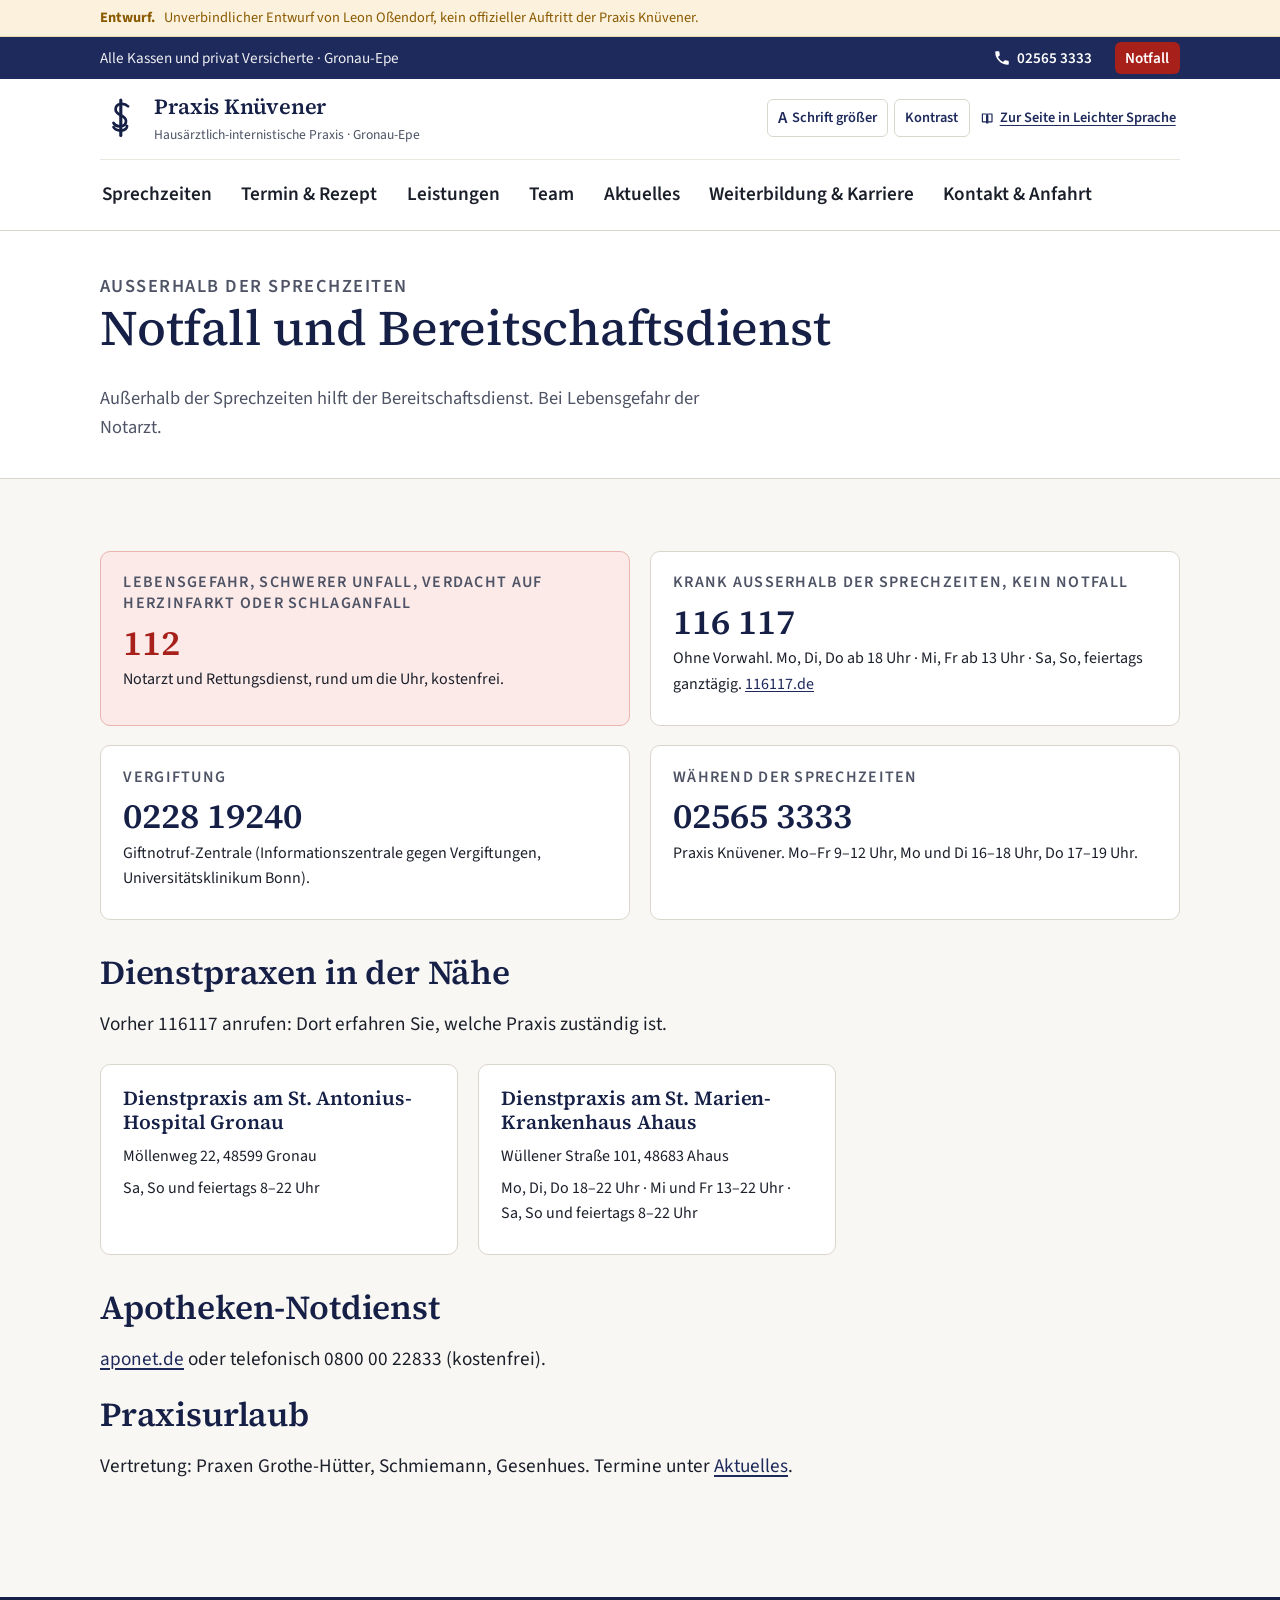
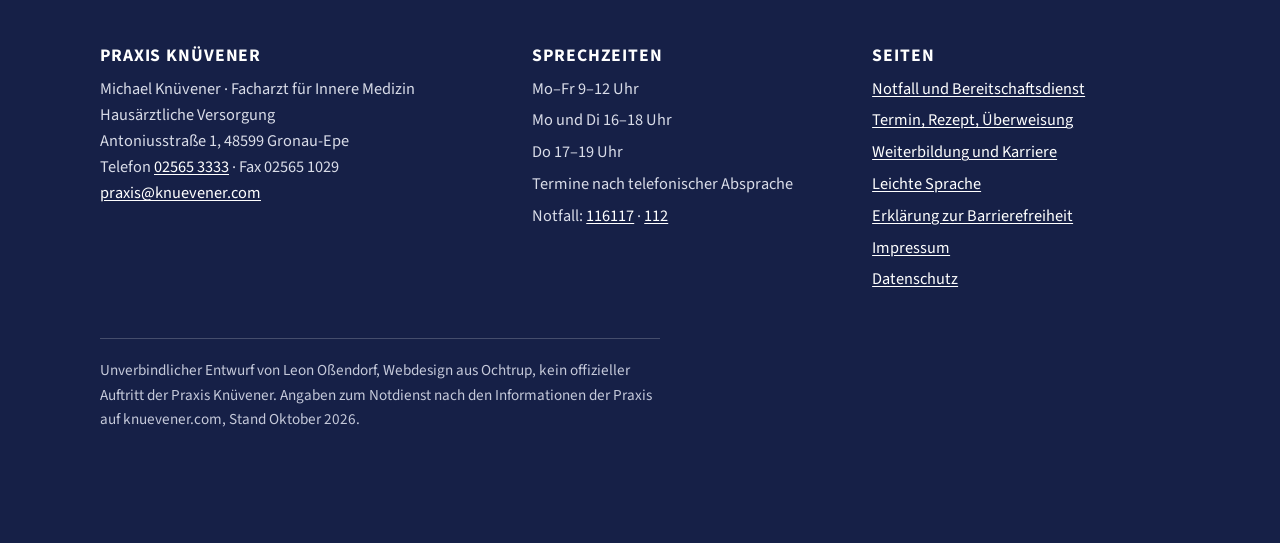
<file: notfall.html>
<!doctype html>
<html lang="de-DE">
<head>
<meta charset="utf-8">
<meta name="viewport" content="width=device-width, initial-scale=1">
<meta name="robots" content="noindex,nofollow">
<title>Notfall und Bereitschaftsdienst – Praxis Knüvener (Entwurf)</title>
<link rel="preload" href="fonts/source-serif-4-latin-wght-normal.woff2" as="font" type="font/woff2" crossorigin>
<link rel="preload" href="fonts/source-sans-3-latin-wght-normal.woff2" as="font" type="font/woff2" crossorigin>
<link rel="stylesheet" href="css/style.css">
<script id="pk-early">(function(){var c=document.documentElement.classList;c.add("js");try{var f=localStorage.getItem("pk-fs");if(f)c.add("fs-"+f);if(localStorage.getItem("pk-contrast")==="1")c.add("contrast");}catch(e){}})();</script>
<link rel="icon" href="img/favicon.svg" type="image/svg+xml">
</head>
<body>
<a class="skip" href="#inhalt">Zum Inhalt springen</a>
<header>
<div class="entwurf"><div class="wrap"><strong>Entwurf.</strong> <span>Unverbindlicher Entwurf von Leon Oßendorf, kein offizieller Auftritt der Praxis Knüvener.</span></div></div>
<div class="topbar"><div class="wrap">
  <span class="kassen">Alle Kassen und privat Versicherte · Gronau-Epe</span>
  <div class="right">
    <a href="tel:+4925653333"><svg viewBox="0 0 24 24" width="18" height="18" aria-hidden="true" focusable="false"><path d="M6.6 10.8a15 15 0 0 0 6.6 6.6l2.2-2.2a1 1 0 0 1 1-.25c1.1.37 2.3.57 3.6.57a1 1 0 0 1 1 1V20a1 1 0 0 1-1 1A17 17 0 0 1 3 4a1 1 0 0 1 1-1h3.5a1 1 0 0 1 1 1c0 1.25.2 2.45.57 3.57a1 1 0 0 1-.25 1L6.6 10.8z" fill="currentColor"/></svg>02565 3333</a>
    <a class="notfall" href="notfall.html" aria-current="page">Notfall</a>
  </div>
</div></div>
<div class="site-header"><div class="wrap">
  <a class="brand" href="index.html">
    <svg viewBox="0 0 40 40" aria-hidden="true" focusable="false"><path d="M20 3v34" stroke="currentColor" stroke-width="3" stroke-linecap="round"/><path d="M27 9c-4-4-12-3-12 3s10 5 10 11-9 7-12 2M13 29c3 5 13 4 13-1" fill="none" stroke="currentColor" stroke-width="2.6" stroke-linecap="round"/></svg>
    <span><span class="name">Praxis Knüvener</span><span class="sub">Hausärztlich-internistische Praxis · Gronau-Epe</span></span>
  </a>
  <button class="nav-toggle" aria-expanded="false" aria-controls="hauptmenue">Menü</button>
  <nav class="site-nav" id="hauptmenue" aria-label="Hauptmenü"><ul>
    <li><a href="index.html#sprechzeiten">Sprechzeiten</a></li>
    <li><a href="service.html">Termin &amp; Rezept</a></li>
    <li><a href="index.html#leistungen">Leistungen</a></li>
    <li><a href="index.html#team">Team</a></li>
    <li><a href="index.html#aktuelles">Aktuelles</a></li>
    <li><a href="karriere.html">Weiterbildung &amp; Karriere</a></li>
    <li><a href="index.html#kontakt">Kontakt &amp; Anfahrt</a></li>
  </ul></nav>
  <div class="tools">
    <button type="button" id="btn-font" aria-pressed="false"><span class="big" aria-hidden="true">A</span> Schrift größer</button>
    <button type="button" id="btn-contrast" aria-pressed="false">Kontrast</button>
    <a class="ls" href="leichte-sprache.html"><svg viewBox="0 0 24 24" aria-hidden="true" focusable="false"><path d="M4 5h6a3 3 0 0 1 3 3v12a2 2 0 0 0-2-2H4zM20 5h-6a3 3 0 0 0-3 3v12a2 2 0 0 1 2-2h7z" fill="none" stroke="currentColor" stroke-width="2" stroke-linejoin="round"/></svg>Zur Seite in Leichter Sprache</a>
  </div>
</div></div></header>

<main id="inhalt">
<div class="page-head"><div class="wrap">
  <p class="eyebrow">Außerhalb der Sprechzeiten</p>
  <h1>Notfall und Bereitschaftsdienst</h1>
  <p>Außerhalb der Sprechzeiten hilft der Bereitschaftsdienst. Bei Lebensgefahr der Notarzt.</p>
</div></div>
<div class="page-body"><div class="wrap">
  <div class="notfall-cards">
    <div class="ncard rot"><p class="eyebrow">Lebensgefahr, schwerer Unfall, Verdacht auf Herzinfarkt oder Schlaganfall</p><a class="nummer" href="tel:112">112</a><p>Notarzt und Rettungsdienst, rund um die Uhr, kostenfrei.</p></div>
    <div class="ncard"><p class="eyebrow">Krank außerhalb der Sprechzeiten, kein Notfall</p><a class="nummer" href="tel:116117">116 117</a><p>Ohne Vorwahl. Mo, Di, Do ab 18 Uhr · Mi, Fr ab 13 Uhr · Sa, So, feiertags ganztägig. <a href="https://www.116117.de" rel="noopener">116117.de</a></p></div>
    <div class="ncard"><p class="eyebrow">Vergiftung</p><a class="nummer" href="tel:+4922819240">0228 19240</a><p>Giftnotruf-Zentrale (Informationszentrale gegen Vergiftungen, Universitätsklinikum Bonn).</p></div>
    <div class="ncard"><p class="eyebrow">Während der Sprechzeiten</p><a class="nummer" href="tel:+4925653333">02565 3333</a><p>Praxis Knüvener. Mo–Fr 9–12 Uhr, Mo und Di 16–18 Uhr, Do 17–19 Uhr.</p></div>
  </div>

  <div class="text">
    <h2>Dienstpraxen in der Nähe</h2>
    <p>Vorher 116117 anrufen: Dort erfahren Sie, welche Praxis zuständig ist.</p>
    <div class="notfall-cards">
      <div class="ncard"><h3>Dienstpraxis am St. Antonius-Hospital Gronau</h3><p>Möllenweg 22, 48599 Gronau</p><p>Sa, So und feiertags 8–22 Uhr</p></div>
      <div class="ncard"><h3>Dienstpraxis am St. Marien-Krankenhaus Ahaus</h3><p>Wüllener Straße 101, 48683 Ahaus</p><p>Mo, Di, Do 18–22 Uhr · Mi und Fr 13–22 Uhr · Sa, So und feiertags 8–22 Uhr</p></div>
    </div>
    <h2>Apotheken-Notdienst</h2>
    <p><a href="https://www.aponet.de" rel="noopener">aponet.de</a> oder telefonisch 0800 00 22833 (kostenfrei).</p>
    <h2>Praxisurlaub</h2>
    <p>Vertretung: Praxen Grothe-Hütter, Schmiemann, Gesenhues. Termine unter <a href="index.html#aktuelles">Aktuelles</a>.</p>
  </div>
</div></div>
</main>

<footer class="site-footer"><div class="wrap">
  <div class="cols">
    <div><h2>Praxis Knüvener</h2><p>Michael Knüvener · Facharzt für Innere Medizin<br>Hausärztliche Versorgung<br>Antoniusstraße 1, 48599 Gronau-Epe<br>Telefon <a href="tel:+4925653333">02565 3333</a> · Fax 02565 1029<br><a href="mailto:praxis@knuevener.com">praxis@knuevener.com</a></p></div>
    <div><h2>Sprechzeiten</h2><ul><li>Mo–Fr 9–12 Uhr</li><li>Mo und Di 16–18 Uhr</li><li>Do 17–19 Uhr</li><li>Termine nach telefonischer Absprache</li><li>Notfall: <a href="tel:116117">116117</a> · <a href="tel:112">112</a></li></ul></div>
    <div><h2>Seiten</h2><ul><li><a href="notfall.html">Notfall und Bereitschaftsdienst</a></li><li><a href="service.html">Termin, Rezept, Überweisung</a></li><li><a href="karriere.html">Weiterbildung und Karriere</a></li><li><a href="leichte-sprache.html">Leichte Sprache</a></li><li><a href="barrierefreiheit.html">Erklärung zur Barrierefreiheit</a></li><li><a href="impressum.html">Impressum</a></li><li><a href="datenschutz.html">Datenschutz</a></li></ul></div>
  </div>
  <p class="entwurf-hinweis">Unverbindlicher Entwurf von Leon Oßendorf, Webdesign aus Ochtrup, kein offizieller Auftritt der Praxis Knüvener. Angaben zum Notdienst nach den Informationen der Praxis auf knuevener.com, Stand Oktober 2026.</p>
</div></footer>
<nav class="mobile-bar" aria-label="Schnellzugriff">
  <a href="tel:+4925653333"><svg viewBox="0 0 24 24" aria-hidden="true" focusable="false"><path d="M6.6 10.8a15 15 0 0 0 6.6 6.6l2.2-2.2a1 1 0 0 1 1-.25c1.1.37 2.3.57 3.6.57a1 1 0 0 1 1 1V20a1 1 0 0 1-1 1A17 17 0 0 1 3 4a1 1 0 0 1 1-1h3.5a1 1 0 0 1 1 1c0 1.25.2 2.45.57 3.57a1 1 0 0 1-.25 1L6.6 10.8z" fill="currentColor"/></svg>Anrufen</a>
  <a class="main" href="service.html"><svg viewBox="0 0 24 24" aria-hidden="true" focusable="false"><rect x="3" y="5" width="18" height="16" rx="2" fill="none" stroke="currentColor" stroke-width="2"/><path d="M3 10h18M8 3v4M16 3v4" stroke="currentColor" stroke-width="2" stroke-linecap="round"/></svg>Termin &amp; Rezept</a>
  <a class="rot" href="notfall.html"><svg viewBox="0 0 24 24" aria-hidden="true" focusable="false"><path d="M12 3l10 18H2z" fill="none" stroke="currentColor" stroke-width="2" stroke-linejoin="round"/><path d="M12 10v4M12 17v.5" stroke="currentColor" stroke-width="2" stroke-linecap="round"/></svg>Notfall</a>
</nav>
<script src="js/main.js"></script>
</body>
</html>
</file>
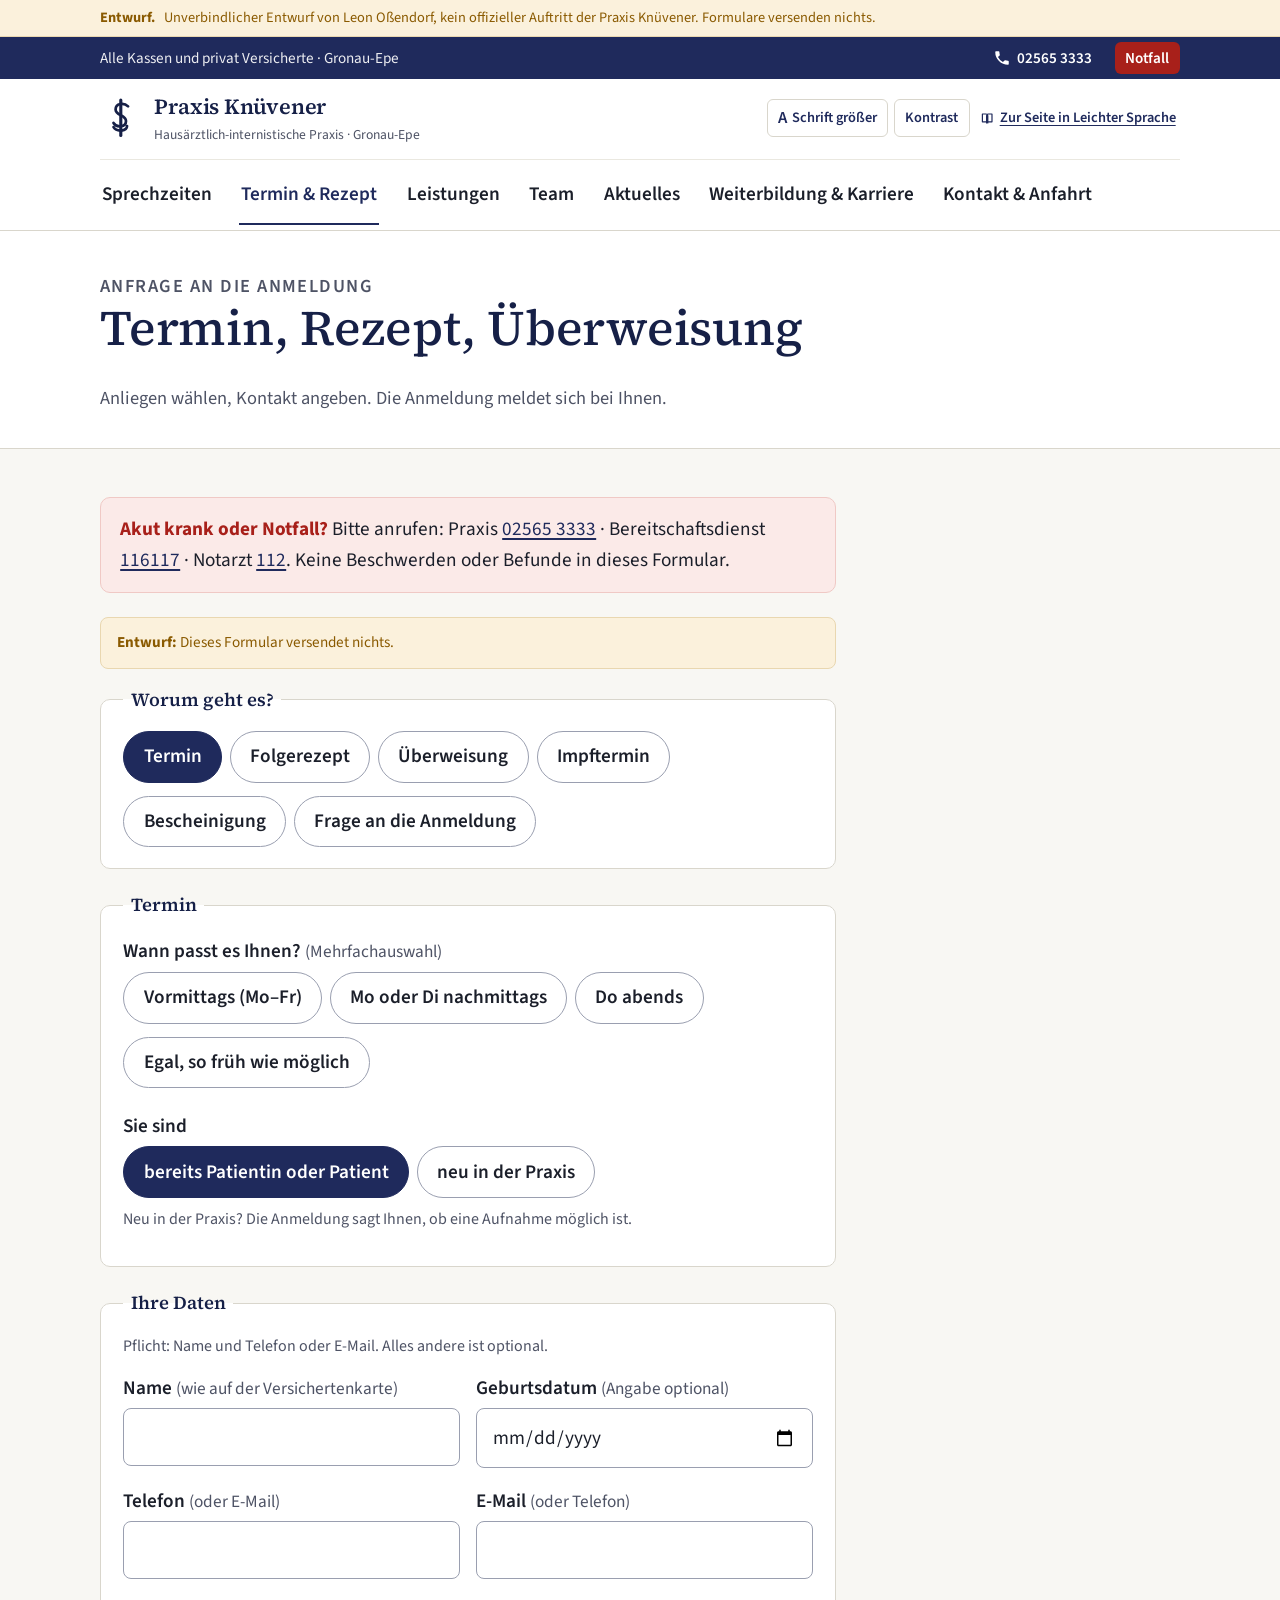
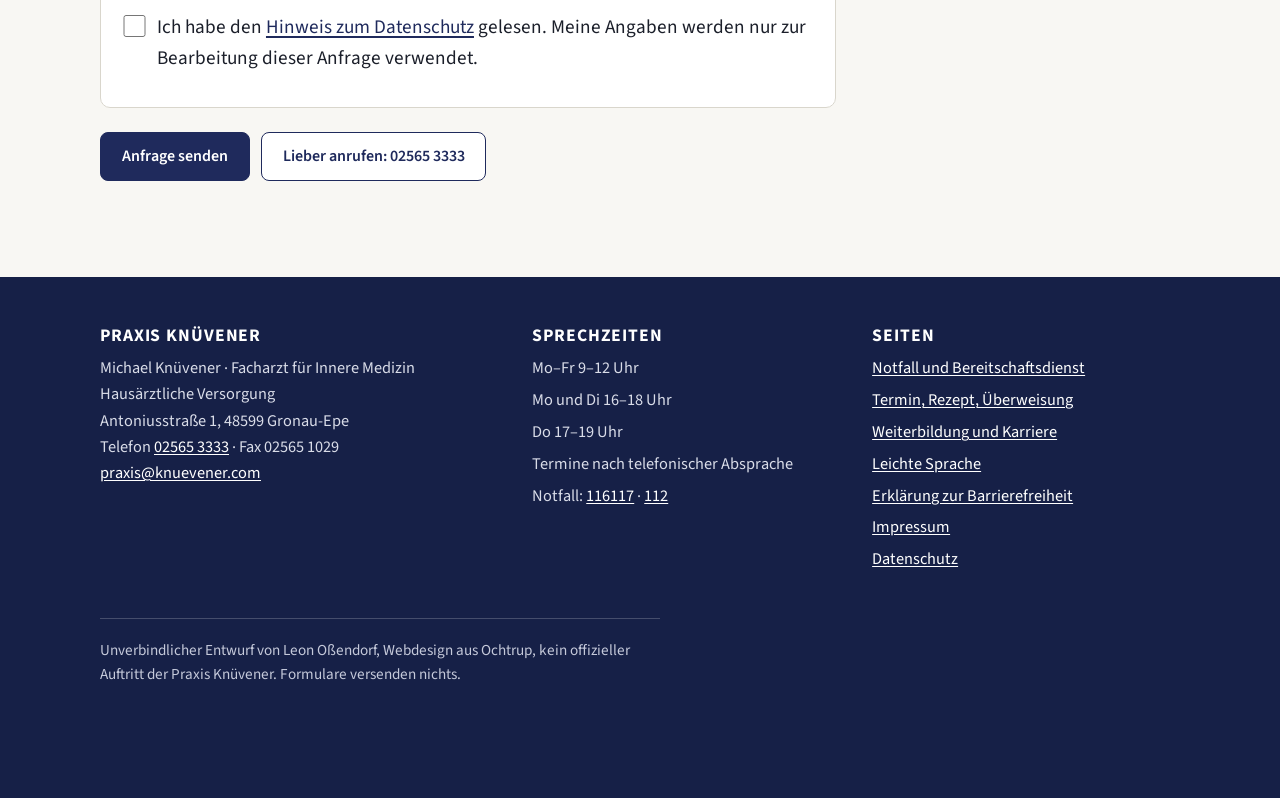
<file: service.html>
<!doctype html>
<html lang="de-DE">
<head>
<meta charset="utf-8">
<meta name="viewport" content="width=device-width, initial-scale=1">
<meta name="robots" content="noindex,nofollow">
<title>Termin, Rezept, Überweisung – Praxis Knüvener (Entwurf)</title>
<link rel="preload" href="fonts/source-serif-4-latin-wght-normal.woff2" as="font" type="font/woff2" crossorigin>
<link rel="preload" href="fonts/source-sans-3-latin-wght-normal.woff2" as="font" type="font/woff2" crossorigin>
<link rel="stylesheet" href="css/style.css">
<script id="pk-early">(function(){var c=document.documentElement.classList;c.add("js");try{var f=localStorage.getItem("pk-fs");if(f)c.add("fs-"+f);if(localStorage.getItem("pk-contrast")==="1")c.add("contrast");}catch(e){}})();</script>
<link rel="icon" href="img/favicon.svg" type="image/svg+xml">
</head>
<body>
<a class="skip" href="#inhalt">Zum Inhalt springen</a>
<header>
<div class="entwurf"><div class="wrap"><strong>Entwurf.</strong> <span>Unverbindlicher Entwurf von Leon Oßendorf, kein offizieller Auftritt der Praxis Knüvener. Formulare versenden nichts.</span></div></div>
<div class="topbar"><div class="wrap">
  <span class="kassen">Alle Kassen und privat Versicherte · Gronau-Epe</span>
  <div class="right">
    <a href="tel:+4925653333"><svg viewBox="0 0 24 24" width="18" height="18" aria-hidden="true" focusable="false"><path d="M6.6 10.8a15 15 0 0 0 6.6 6.6l2.2-2.2a1 1 0 0 1 1-.25c1.1.37 2.3.57 3.6.57a1 1 0 0 1 1 1V20a1 1 0 0 1-1 1A17 17 0 0 1 3 4a1 1 0 0 1 1-1h3.5a1 1 0 0 1 1 1c0 1.25.2 2.45.57 3.57a1 1 0 0 1-.25 1L6.6 10.8z" fill="currentColor"/></svg>02565 3333</a>
    <a class="notfall" href="notfall.html">Notfall</a>
  </div>
</div></div>
<div class="site-header"><div class="wrap">
  <a class="brand" href="index.html">
    <svg viewBox="0 0 40 40" aria-hidden="true" focusable="false"><path d="M20 3v34" stroke="currentColor" stroke-width="3" stroke-linecap="round"/><path d="M27 9c-4-4-12-3-12 3s10 5 10 11-9 7-12 2M13 29c3 5 13 4 13-1" fill="none" stroke="currentColor" stroke-width="2.6" stroke-linecap="round"/></svg>
    <span><span class="name">Praxis Knüvener</span><span class="sub">Hausärztlich-internistische Praxis · Gronau-Epe</span></span>
  </a>
  <button class="nav-toggle" aria-expanded="false" aria-controls="hauptmenue">Menü</button>
  <nav class="site-nav" id="hauptmenue" aria-label="Hauptmenü"><ul>
    <li><a href="index.html#sprechzeiten">Sprechzeiten</a></li>
    <li><a href="service.html" aria-current="page">Termin &amp; Rezept</a></li>
    <li><a href="index.html#leistungen">Leistungen</a></li>
    <li><a href="index.html#team">Team</a></li>
    <li><a href="index.html#aktuelles">Aktuelles</a></li>
    <li><a href="karriere.html">Weiterbildung &amp; Karriere</a></li>
    <li><a href="index.html#kontakt">Kontakt &amp; Anfahrt</a></li>
  </ul></nav>
  <div class="tools">
    <button type="button" id="btn-font" aria-pressed="false"><span class="big" aria-hidden="true">A</span> Schrift größer</button>
    <button type="button" id="btn-contrast" aria-pressed="false">Kontrast</button>
    <a class="ls" href="leichte-sprache.html"><svg viewBox="0 0 24 24" aria-hidden="true" focusable="false"><path d="M4 5h6a3 3 0 0 1 3 3v12a2 2 0 0 0-2-2H4zM20 5h-6a3 3 0 0 0-3 3v12a2 2 0 0 1 2-2h7z" fill="none" stroke="currentColor" stroke-width="2" stroke-linejoin="round"/></svg>Zur Seite in Leichter Sprache</a>
  </div>
</div></div></header>

<main id="inhalt">
<div class="page-head"><div class="wrap">
  <p class="eyebrow">Anfrage an die Anmeldung</p>
  <h1>Termin, Rezept, Überweisung</h1>
  <p>Anliegen wählen, Kontakt angeben. Die Anmeldung meldet sich bei Ihnen.</p>
</div></div>
<div class="page-body"><div class="wrap">
  <div class="form-wrap">
    <div class="alert-box"><p><strong>Akut krank oder Notfall?</strong> Bitte anrufen: Praxis <a href="tel:+4925653333">02565 3333</a> · Bereitschaftsdienst <a href="tel:116117">116117</a> · Notarzt <a href="tel:112">112</a>. Keine Beschwerden oder Befunde in dieses Formular.</p></div>
    <div class="demo-note"><p><strong>Entwurf:</strong> Dieses Formular versendet nichts.</p></div>

    <form data-demo="danke" data-weiche novalidate>
      <fieldset>
        <legend>Worum geht es?</legend>
        <div class="chips">
          <label class="chip" id="termin"><input type="radio" name="anliegen" value="termin" checked><span>Termin</span></label>
          <label class="chip" id="rezept"><input type="radio" name="anliegen" value="rezept"><span>Folgerezept</span></label>
          <label class="chip" id="ueberweisung"><input type="radio" name="anliegen" value="ueberweisung"><span>Überweisung</span></label>
          <label class="chip" id="impfung"><input type="radio" name="anliegen" value="impfung"><span>Impftermin</span></label>
          <label class="chip" id="bescheinigung"><input type="radio" name="anliegen" value="bescheinigung"><span>Bescheinigung</span></label>
          <label class="chip" id="frage"><input type="radio" name="anliegen" value="frage"><span>Frage an die Anmeldung</span></label>
        </div>
      </fieldset>

      <fieldset data-panel="termin">
        <legend>Termin</legend>
        <div class="field"><span class="lbl">Wann passt es Ihnen? <span class="opt">(Mehrfachauswahl)</span></span>
          <div class="chips">
            <label class="chip"><input type="checkbox" name="zeit" value="vormittag"><span>Vormittags (Mo–Fr)</span></label>
            <label class="chip"><input type="checkbox" name="zeit" value="nachmittag"><span>Mo oder Di nachmittags</span></label>
            <label class="chip"><input type="checkbox" name="zeit" value="abend"><span>Do abends</span></label>
            <label class="chip"><input type="checkbox" name="zeit" value="egal"><span>Egal, so früh wie möglich</span></label>
          </div>
        </div>
        <div class="field"><span class="lbl">Sie sind</span>
          <div class="chips">
            <label class="chip"><input type="radio" name="patient" value="bestand" checked><span>bereits Patientin oder Patient</span></label>
            <label class="chip"><input type="radio" name="patient" value="neu"><span>neu in der Praxis</span></label>
          </div>
          <p class="hint">Neu in der Praxis? Die Anmeldung sagt Ihnen, ob eine Aufnahme möglich ist.</p>
        </div>
      </fieldset>

      <fieldset data-panel="rezept">
        <legend>Folgerezept</legend>
        <div class="field">
          <label class="check"><input type="checkbox" name="dauer" value="ja" checked> <span>Dauermedikation wie zuletzt verordnet</span></label>
        </div>
        <div class="field"><label for="medikament">Nur ein bestimmtes Medikament <span class="opt">(Angabe optional)</span></label><input type="text" id="medikament" name="medikament" autocomplete="off"><p class="hint">Nur der Name wie auf der Packung.</p></div>
        <div class="field"><span class="lbl">Abholung</span>
          <div class="chips">
            <label class="chip"><input type="radio" name="abholung" value="erezept" checked><span>eRezept auf der Versichertenkarte</span></label>
            <label class="chip"><input type="radio" name="abholung" value="praxis"><span>Ausdruck in der Praxis</span></label>
          </div>
          <p class="hint">eRezept: ab 16 Uhr oder am Folgetag ab 10 Uhr in Ihrer Apotheke.</p>
        </div>
      </fieldset>

      <fieldset data-panel="ueberweisung">
        <legend>Überweisung</legend>
        <div class="field"><label for="fach">Fachrichtung</label>
          <select id="fach" name="fach" data-required>
            <option value="">Bitte wählen</option>
            <option>Augenheilkunde</option><option>Hals-Nasen-Ohren</option><option>Orthopädie</option><option>Kardiologie</option><option>Gastroenterologie</option><option>Dermatologie</option><option>Gynäkologie</option><option>Urologie</option><option>Neurologie</option><option>Radiologie</option><option>Physiotherapie</option><option>Andere Fachrichtung</option>
          </select>
          <p class="hint">Nur für bereits besprochene Behandlungen. Sonst bitte zuerst ein Termin.</p>
        </div>
      </fieldset>

      <fieldset data-panel="impfung">
        <legend>Impftermin</legend>
        <div class="field"><label for="impf">Impfung</label>
          <select id="impf" name="impf" data-required>
            <option value="">Bitte wählen</option>
            <option>Grippe (Influenza)</option><option>COVID</option><option>Grippe und COVID am selben Tag</option><option>Impfpass prüfen, Auffrischungen</option><option>Reisemedizinische Beratung</option>
          </select>
          <p class="hint">Grippe und COVID: dienstags und mittwochs. Impfpass mitbringen.</p>
        </div>
      </fieldset>

      <fieldset data-panel="bescheinigung">
        <legend>Bescheinigung</legend>
        <div class="field"><label for="art">Art der Bescheinigung</label>
          <select id="art" name="art" data-required>
            <option value="">Bitte wählen</option>
            <option>Führerscheinuntersuchung (C-, D-Klassen)</option><option>Jugendschutzuntersuchung</option><option>Untersuchung für eine Versicherung</option><option>Schulbescheinigung</option><option>Krankentagegeldbescheinigung</option><option>Andere</option>
          </select>
          <p class="hint">Formulare des Amtes oder der Versicherung zum Termin mitbringen.</p>
        </div>
      </fieldset>

      <fieldset data-panel="frage">
        <legend>Ihre Nachricht an die Anmeldung</legend>
        <div class="field"><label for="nachricht">Nachricht</label><textarea id="nachricht" name="nachricht" data-required></textarea><p class="hint">Organisatorisches, Unterlagen, Rückruf. Keine medizinischen Angaben.</p></div>
      </fieldset>

      <fieldset>
        <legend>Ihre Daten</legend>
        <p class="hint" style="margin:0 0 .8rem">Pflicht: Name und Telefon oder E-Mail. Alles andere ist optional.</p>
        <div class="two">
          <div class="field"><label for="name">Name <span class="opt">(wie auf der Versichertenkarte)</span></label><input type="text" id="name" name="name" autocomplete="name" required></div>
          <div class="field"><label for="geb">Geburtsdatum <span class="opt">(Angabe optional)</span></label><input type="date" id="geb" name="geb" autocomplete="bday"></div>
        </div>
        <div class="two">
          <div class="field"><label for="tel">Telefon <span class="opt">(oder E-Mail)</span></label><input type="tel" id="tel" name="tel" autocomplete="tel"></div>
          <div class="field"><label for="mail">E-Mail <span class="opt">(oder Telefon)</span></label><input type="email" id="mail" name="mail" autocomplete="email"></div>
        </div>
        
        <div class="field" style="margin-top:1rem"><label class="check"><input type="checkbox" name="ds" value="ja" required> <span>Ich habe den <a href="datenschutz.html">Hinweis zum Datenschutz</a> gelesen. Meine Angaben werden nur zur Bearbeitung dieser Anfrage verwendet.</span></label></div>
        <p class="error" aria-live="assertive"></p>
      </fieldset>
      <div class="btn-row"><button class="btn" type="submit">Anfrage senden</button><a class="btn secondary" href="tel:+4925653333">Lieber anrufen: 02565 3333</a></div>
    </form>

    <div class="success" id="danke" hidden>
      <h2>Vielen Dank, Ihre Anfrage ist angekommen.</h2>
      <p>In der fertigen Website meldet sich die Anmeldung bei Ihnen. Im Entwurf wurde nichts versendet.</p>
      <p><a href="index.html">Zurück zur Startseite</a></p>
    </div>
  </div>
</div></div>
</main>

<footer class="site-footer"><div class="wrap">
  <div class="cols">
    <div><h2>Praxis Knüvener</h2><p>Michael Knüvener · Facharzt für Innere Medizin<br>Hausärztliche Versorgung<br>Antoniusstraße 1, 48599 Gronau-Epe<br>Telefon <a href="tel:+4925653333">02565 3333</a> · Fax 02565 1029<br><a href="mailto:praxis@knuevener.com">praxis@knuevener.com</a></p></div>
    <div><h2>Sprechzeiten</h2><ul><li>Mo–Fr 9–12 Uhr</li><li>Mo und Di 16–18 Uhr</li><li>Do 17–19 Uhr</li><li>Termine nach telefonischer Absprache</li><li>Notfall: <a href="tel:116117">116117</a> · <a href="tel:112">112</a></li></ul></div>
    <div><h2>Seiten</h2><ul><li><a href="notfall.html">Notfall und Bereitschaftsdienst</a></li><li><a href="service.html">Termin, Rezept, Überweisung</a></li><li><a href="karriere.html">Weiterbildung und Karriere</a></li><li><a href="leichte-sprache.html">Leichte Sprache</a></li><li><a href="barrierefreiheit.html">Erklärung zur Barrierefreiheit</a></li><li><a href="impressum.html">Impressum</a></li><li><a href="datenschutz.html">Datenschutz</a></li></ul></div>
  </div>
  <p class="entwurf-hinweis">Unverbindlicher Entwurf von Leon Oßendorf, Webdesign aus Ochtrup, kein offizieller Auftritt der Praxis Knüvener. Formulare versenden nichts.</p>
</div></footer>
<nav class="mobile-bar" aria-label="Schnellzugriff">
  <a href="tel:+4925653333"><svg viewBox="0 0 24 24" aria-hidden="true" focusable="false"><path d="M6.6 10.8a15 15 0 0 0 6.6 6.6l2.2-2.2a1 1 0 0 1 1-.25c1.1.37 2.3.57 3.6.57a1 1 0 0 1 1 1V20a1 1 0 0 1-1 1A17 17 0 0 1 3 4a1 1 0 0 1 1-1h3.5a1 1 0 0 1 1 1c0 1.25.2 2.45.57 3.57a1 1 0 0 1-.25 1L6.6 10.8z" fill="currentColor"/></svg>Anrufen</a>
  <a class="main" href="service.html"><svg viewBox="0 0 24 24" aria-hidden="true" focusable="false"><rect x="3" y="5" width="18" height="16" rx="2" fill="none" stroke="currentColor" stroke-width="2"/><path d="M3 10h18M8 3v4M16 3v4" stroke="currentColor" stroke-width="2" stroke-linecap="round"/></svg>Termin &amp; Rezept</a>
  <a class="rot" href="notfall.html"><svg viewBox="0 0 24 24" aria-hidden="true" focusable="false"><path d="M12 3l10 18H2z" fill="none" stroke="currentColor" stroke-width="2" stroke-linejoin="round"/><path d="M12 10v4M12 17v.5" stroke="currentColor" stroke-width="2" stroke-linecap="round"/></svg>Notfall</a>
</nav>
<script src="js/main.js"></script>
</body>
</html>
</file>
<file: css/style.css>
/* Praxis Knüvener – Entwurf (Leon Oßendorf). Ruhig, sachlich, barrierefrei. */
@font-face { font-family: "Source Serif 4"; src: url("../fonts/source-serif-4-latin-wght-normal.woff2") format("woff2"); font-weight: 200 900; font-style: normal; font-display: swap; }
@font-face { font-family: "Source Serif 4"; src: url("../fonts/source-serif-4-latin-wght-italic.woff2") format("woff2"); font-weight: 200 900; font-style: italic; font-display: swap; }
@font-face { font-family: "Source Sans 3"; src: url("../fonts/source-sans-3-latin-wght-normal.woff2") format("woff2"); font-weight: 200 900; font-style: normal; font-display: swap; }

:root {
  --navy: #1F2A5C; --navy-2: #162047; --ink: #1B1F2A; --muted: #4E5365;
  --paper: #F8F7F3; --white: #FFFFFF; --line: #D9D6CC; --line-2: #EAE8E0; --tint: #EDF0F7;
  --green: #1E6B3A; --green-bg: #E6F2EA; --red: #A8201A; --red-bg: #FBEAE8; --amber: #8A5A00; --amber-bg: #FBF1DC;
  --focus: #C8690A;
  --serif: "Source Serif 4", Georgia, "Times New Roman", serif;
  --sans: "Source Sans 3", "Segoe UI", Arial, sans-serif;
  --fs: 1.2rem; /* 19 px Grundschrift */
  --radius: 10px; --wrap: 1120px;
}
html { font-size: 100%; scroll-behavior: smooth; }
html.fs-1 { font-size: 112.5%; }
html.fs-2 { font-size: 125%; }
@media (prefers-reduced-motion: reduce) { html { scroll-behavior: auto; } * { transition: none !important; animation: none !important; } }
* { box-sizing: border-box; }
body { margin: 0; font: 400 var(--fs)/1.6 var(--sans); color: var(--ink); background: var(--paper); -webkit-text-size-adjust: 100%; }
h1, h2, h3, h4 { font-family: var(--serif); font-weight: 600; line-height: 1.2; margin: 0 0 .5em; color: var(--navy-2); letter-spacing: -.005em; }
h1 { font-size: clamp(2rem, 1.3rem + 2.6vw, 3.1rem); font-weight: 500; }
h2 { font-size: clamp(1.55rem, 1.2rem + 1.4vw, 2.1rem); }
h3 { font-size: 1.25rem; }
p { margin: 0 0 1em; max-width: 70ch; }
ul, ol { padding-left: 1.3em; }
li { margin: .25em 0; }
a { color: var(--navy); text-decoration: underline; text-underline-offset: .15em; text-decoration-thickness: .08em; }
a:hover { color: var(--navy-2); text-decoration-thickness: .14em; }
:focus-visible { outline: 3px solid var(--focus); outline-offset: 3px; border-radius: 3px; }
img, svg { max-width: 100%; height: auto; }
hr { border: 0; border-top: 1px solid var(--line); margin: 2.5rem 0; }
.wrap { max-width: var(--wrap); margin: 0 auto; padding: 0 20px; }
.visually-hidden { position: absolute !important; width: 1px; height: 1px; overflow: hidden; clip: rect(0 0 0 0); clip-path: inset(50%); white-space: nowrap; }
.skip { position: absolute; left: 12px; top: -60px; background: var(--navy); color: #fff; padding: .6em 1em; border-radius: 6px; z-index: 100; font-weight: 600; }
.skip:focus { top: 12px; }

/* Hinweis-Banner Entwurf */
.entwurf { background: var(--amber-bg); color: var(--amber); font-size: .9rem; padding: .45em 0; border-bottom: 1px solid #E9D7B0; }
.entwurf .wrap { display: flex; gap: .6em; align-items: baseline; flex-wrap: wrap; }
.entwurf strong { font-weight: 700; }

/* Oberste Zeile */
.topbar { background: var(--navy); color: #fff; font-size: .95rem; }
.topbar .wrap { display: flex; justify-content: space-between; align-items: center; gap: 1rem; min-height: 2.6rem; flex-wrap: wrap; }
.topbar a { color: #fff; text-decoration: none; font-weight: 600; padding: .4em 0; display: inline-flex; align-items: center; gap: .4em; }
.topbar a:hover, .topbar a:focus-visible { text-decoration: underline; }
.topbar .right { display: flex; gap: 1.4rem; align-items: center; }
.topbar .kassen { opacity: .92; }
.topbar .notfall { background: var(--red); padding: .25em .7em; border-radius: 6px; }
.topbar .notfall:hover { background: #8E1A15; text-decoration: none; }

/* Kopf */
.site-header { background: var(--white); border-bottom: 1px solid var(--line); }
.site-header .wrap { display: grid; grid-template-columns: 1fr auto; align-items: center; gap: .6rem 2rem; padding-top: .9rem; padding-bottom: 0; }
.site-header .site-nav { grid-row: 2; grid-column: 1 / -1; border-top: 1px solid var(--line-2); margin-top: .4rem; }
.site-header .tools { grid-row: 1; grid-column: 2; }
.hero .wrap:first-of-type { padding-bottom: 1.2rem; }
.hero .wrap.unten { display: block; padding-bottom: 2.5rem; }
.hero .felder { margin-top: .6rem; }
.site-nav ul { padding: .2rem 0; }
.brand { display: flex; align-items: center; gap: .8rem; text-decoration: none; color: var(--navy-2); }
.brand svg { width: 2.6rem; height: 2.6rem; flex: none; }
.brand .name { font: 600 1.35rem/1.1 var(--serif); letter-spacing: -.01em; }
.brand .sub { display: block; font: 400 .85rem/1.3 var(--sans); color: var(--muted); margin-top: .15em; }
.nav-toggle { display: none; }
.site-nav ul { list-style: none; margin: 0; padding: 0; display: flex; gap: .2rem 1.6rem; flex-wrap: wrap; justify-content: flex-start; }
.site-nav a { text-decoration: none; font-weight: 600; color: var(--ink); padding: .7em .1em; border-bottom: 2px solid transparent; display: inline-block; }
.site-nav a:hover { border-color: var(--navy); color: var(--navy); }
.site-nav a[aria-current="page"] { border-color: var(--navy); color: var(--navy); }
.tools { display: flex; gap: .4rem; align-items: center; justify-self: end; }
.tools button, .tools a { font: 600 .9rem/1 var(--sans); color: var(--navy); background: var(--white); border: 1.5px solid var(--line); border-radius: 6px; padding: .5em .7em; cursor: pointer; text-decoration: none; min-height: 2.4rem; display: inline-flex; align-items: center; gap: .35em; }
.tools button:hover, .tools a:hover { border-color: var(--navy); }
.tools button[aria-pressed="true"] { background: var(--navy); color: #fff; border-color: var(--navy); }
.tools .big { font-size: 1.05rem; }
.tools a.ls { border: 0; background: none; text-decoration: underline; text-underline-offset: .2em; padding: .5em .3em; color: var(--navy); }
.tools a.ls:hover { color: var(--navy-2); }
.tools a.ls svg { width: 1em; height: 1em; }

/* Schaltflächen */
.btn { display: inline-flex; align-items: center; justify-content: center; gap: .5em; font: 600 1rem/1.2 var(--sans); padding: .85em 1.3em; border-radius: 8px; border: 1.5px solid var(--navy); background: var(--navy); color: #fff; text-decoration: none; cursor: pointer; min-height: 3rem; }
.btn:hover { background: var(--navy-2); color: #fff; }
.btn.secondary { background: var(--white); color: var(--navy); }
.btn.secondary:hover { background: var(--tint); }
.btn.red { background: var(--red); border-color: var(--red); }
.btn.red:hover { background: #8E1A15; }
.btn svg { width: 1.15em; height: 1.15em; }
.btn-row { display: flex; flex-wrap: wrap; gap: .7rem; }

/* Hero */
.hero { background: var(--white); border-bottom: 1px solid var(--line); position: relative; overflow: hidden; }
.hero .wrap { display: grid; grid-template-columns: 1.15fr .85fr; gap: 3rem; padding-top: 3.5rem; padding-bottom: 3.5rem; align-items: start; }
.hero .lead { font-size: 1.2rem; color: var(--muted); max-width: 32em; }
.hero .seit { font: 500 .95rem/1.3 var(--sans); letter-spacing: .08em; text-transform: uppercase; color: var(--muted); margin-bottom: 1rem; }
.hero .mark-bg { position: absolute; right: -4%; bottom: -18%; width: 28rem; opacity: .045; pointer-events: none; }
.hero .btn-row { margin-top: 1.6rem; }

/* Status Heute */
.status { background: var(--paper); border: 1px solid var(--line); border-radius: var(--radius); padding: 1.3rem 1.4rem; }
.status h2 { font-size: 1rem; font-family: var(--sans); font-weight: 700; letter-spacing: .06em; text-transform: uppercase; color: var(--muted); margin-bottom: .6rem; }
.status .state { display: flex; align-items: center; gap: .6rem; font: 600 1.25rem/1.3 var(--serif); color: var(--navy-2); margin-bottom: .4rem; }
.status .dot { width: .8em; height: .8em; border-radius: 50%; background: var(--muted); flex: none; }
.status.open .dot { background: var(--green); } .status.open .state { color: var(--green); }
.status.closed .dot { background: var(--muted); }
.status.urlaub .dot { background: var(--amber); } .status.urlaub .state { color: var(--amber); }
.status p { margin: 0 0 .4em; }
.status .small { font-size: 1rem; color: var(--muted); }
.status .vertretung { margin-top: .6rem; padding-top: .6rem; border-top: 1px dashed var(--line); }
.times { width: 100%; border-collapse: collapse; margin: .6rem 0 0; font-size: 1rem; }
.times th, .times td { text-align: left; padding: .35em 0; border-bottom: 1px solid var(--line-2); vertical-align: top; }
.times th { font-weight: 600; width: 9em; }
.times tr:last-child th, .times tr:last-child td { border-bottom: 0; }

/* Drei Felder */
.felder { display: grid; grid-template-columns: repeat(3, 1fr); gap: 1rem; margin-top: 1.6rem; }
.feld { background: var(--white); border: 1px solid var(--line); border-radius: var(--radius); padding: 1.1rem 1.2rem; text-decoration: none; color: var(--ink); display: block; }
.feld:hover { border-color: var(--navy); box-shadow: 0 2px 0 var(--navy); }
.feld .k { font: 700 .85rem/1.2 var(--sans); letter-spacing: .06em; text-transform: uppercase; color: var(--muted); display: flex; align-items: center; gap: .5em; margin-bottom: .4rem; }
.feld .k svg { width: 1.2em; height: 1.2em; color: var(--navy); }
.feld .v { display: block; font: 600 1.05rem/1.35 var(--serif); color: var(--navy-2); }
.feld .m { display: block; font-size: 1rem; color: var(--muted); margin-top: .25rem; }

/* Beispielbilder */
.foto { margin: 0; }
.foto img { display: block; width: 100%; height: 100%; object-fit: cover; border-radius: var(--radius); }
.foto figcaption { font-size: .9rem; color: var(--muted); margin-top: .4rem; }
.band { margin: 2.2rem 0 0; }
.band img { height: auto; aspect-ratio: 2 / 1; object-fit: fill; }
.foto-tile { min-height: 220px; position: relative; }
.foto-tile img { position: absolute; inset: 0; height: 100%; }
.foto-tile figcaption { position: absolute; left: .6rem; bottom: .5rem; background: rgba(255,255,255,.88); padding: .15em .5em; border-radius: 4px; margin: 0; }
.split { display: grid; grid-template-columns: 1fr 1fr; gap: 2rem; align-items: stretch; }

/* Abschnitte */
section.block { padding: 3.5rem 0; }
section.block.alt { background: var(--white); border-top: 1px solid var(--line); border-bottom: 1px solid var(--line); }
.sec-head { display: grid; grid-template-columns: 1fr 2fr; gap: 1rem 3rem; margin-bottom: 2rem; align-items: start; }
.sec-head p { color: var(--muted); font-size: 1.1rem; margin: 0; }
.eyebrow { font: 600 .85rem/1.3 var(--sans); letter-spacing: .08em; text-transform: uppercase; color: var(--muted); margin-bottom: .5rem; }

/* Notfall-Leiste */
.notfall-strip { background: var(--red-bg); border-top: 1px solid #F0C9C5; border-bottom: 1px solid #F0C9C5; }
.notfall-strip .wrap { display: flex; flex-wrap: wrap; gap: .6rem 2rem; align-items: center; padding-top: .9rem; padding-bottom: .9rem; }
.notfall-strip strong { color: var(--red); }
.notfall-strip a { color: var(--red); font-weight: 700; }

/* Aufgaben */
.tasks { display: grid; grid-template-columns: repeat(3, 1fr); gap: 1rem; }
.task { background: var(--white); border: 1px solid var(--line); border-radius: var(--radius); padding: 1.3rem 1.3rem 1.2rem; text-decoration: none; color: var(--ink); display: flex; flex-direction: column; gap: .4rem; }
.task:hover { border-color: var(--navy); box-shadow: 0 2px 0 var(--navy); }
.task .ico { width: 2.4rem; height: 2.4rem; color: var(--navy); background: var(--tint); border-radius: 8px; display: grid; place-items: center; }
.task .ico svg { width: 1.4rem; height: 1.4rem; }
.task h3 { margin: .4rem 0 0; font-size: 1.2rem; }
.task p { margin: 0; color: var(--muted); font-size: 1.05rem; max-width: none; }
.leist p, .person p, .news p, .chronik p { max-width: none; }
.task .cta { margin-top: auto; padding-top: .4rem; color: var(--navy); font-weight: 600; }

/* Leistungen */
.leist { display: grid; grid-template-columns: repeat(3, 1fr); gap: 1.5rem; }
.leist-tile { display: flex; flex-direction: column; background: var(--white); border: 1px solid var(--line); border-radius: var(--radius); overflow: hidden; text-decoration: none; color: var(--ink); transition: border-color .3s, box-shadow .3s, transform .3s; }
.leist-tile .bild { display: block; position: relative; aspect-ratio: 3 / 2; overflow: hidden; background: var(--tint); }
.leist-tile img { display: block; width: 100%; height: 100%; object-fit: cover; transition: transform .6s ease; }
.leist-tile:hover img, .leist-tile:focus-visible img { transform: scale(1.06); }
.leist-tile:hover { border-color: var(--navy); box-shadow: 0 8px 24px rgba(31,42,92,.14); transform: translateY(-3px); }
.leist-tile .credit { position: absolute; left: .6rem; bottom: .5rem; font: 400 .85rem/1.3 var(--sans); color: var(--muted); background: var(--white); padding: .15em .5em; border-radius: 4px; }
.leist-tile .text { display: flex; flex-direction: column; gap: .45rem; padding: 1.1rem 1.3rem 1.2rem; flex: 1; }
.leist-tile h3 { margin: 0; font-size: 1.25rem; }
.leist-tile ul { margin: 0; padding-left: 1.1em; font-size: 1.02rem; color: var(--ink); }
.leist-tile .cta { margin-top: auto; padding-top: .6rem; color: var(--navy); font: 600 1rem/1.2 var(--sans); }
.leist-tile .cta::after { content: " \2192"; }
.leist-tile:hover .cta { text-decoration: underline; }
.online-anfrage { display: grid; grid-template-columns: 1.3fr 1fr; gap: 1.5rem 2rem; align-items: center; background: var(--tint); border: 1px solid var(--line); border-radius: var(--radius); padding: 1.4rem 1.6rem; margin-bottom: 2rem; }
.online-anfrage h3 { margin: 0 0 .3rem; font-size: 1.3rem; }
.online-anfrage p { margin: 0; color: var(--muted); max-width: none; }
.online-anfrage .btn-row { justify-content: flex-end; }
.hinweis { background: var(--tint); border-left: 4px solid var(--navy); padding: .9rem 1.1rem; border-radius: 0 8px 8px 0; font-size: 1.05rem; }
.hinweis p:last-child { margin-bottom: 0; }

/* Team */
.team { display: grid; grid-template-columns: repeat(3, 1fr); gap: 1.5rem; }
.person { background: var(--white); border: 1px solid var(--line); border-radius: var(--radius); padding: 1.4rem; }
.person .avatar { width: 5.2rem; height: 5.2rem; border-radius: 50%; background: var(--tint); color: var(--navy); display: grid; place-items: center; font: 500 1.6rem/1 var(--serif); margin-bottom: 1rem; border: 1px solid var(--line); }
.person h3 { margin-bottom: .15em; }
.person .rolle { color: var(--muted); font-size: 1.02rem; margin-bottom: .6em; }
.person p { font-size: 1.05rem; }
.person .foto-hinweis { font-size: .95rem; color: var(--muted); border-top: 1px dashed var(--line); padding-top: .6rem; margin: .8rem 0 0; }

/* Aktuelles */
.news { display: grid; grid-template-columns: 1.4fr 1fr; gap: 2rem; }
.news article { background: var(--white); border: 1px solid var(--line); border-radius: var(--radius); padding: 1.4rem; margin-bottom: 1rem; }
.news time, .urlaub time { font: 600 .85rem/1.3 var(--sans); letter-spacing: .06em; text-transform: uppercase; color: var(--muted); display: block; margin-bottom: .4rem; }
.news h3 { font-size: 1.25rem; }
.news p:last-child { margin-bottom: 0; }
.urlaub { background: var(--white); border: 1px solid var(--line); border-radius: var(--radius); padding: 1.4rem; }
.urlaub ul { list-style: none; padding: 0; margin: .5rem 0 0; }
.urlaub li { display: flex; justify-content: space-between; gap: 1rem; padding: .45em 0; border-bottom: 1px solid var(--line-2); font-size: 1.02rem; }
.urlaub li:last-child { border-bottom: 0; }
.urlaub li.past { color: var(--muted); }
.urlaub li .v { color: var(--muted); font-size: 1rem; text-align: right; }

/* Chronik */
.chronik { display: grid; grid-template-columns: repeat(3, 1fr); gap: 1.5rem; }
.chronik .jahr { font: 500 2.4rem/1 var(--serif); color: var(--navy); margin-bottom: .3rem; }
.chronik p { font-size: 1.05rem; color: var(--ink); }

/* Links Gesundheit */
.linklist { columns: 2; column-gap: 3rem; list-style: none; padding: 0; margin: 0; }
.linklist li { break-inside: avoid; padding: .5em 0; border-bottom: 1px solid var(--line-2); }
.linklist a { font-weight: 600; }
.linklist span { display: block; color: var(--muted); font-size: 1rem; }

/* Kontakt */
.kontakt { display: grid; grid-template-columns: 1fr 1fr; gap: 2.5rem; }
.kontakt address { font-style: normal; }
.kontakt .big-tel { font: 600 1.8rem/1.2 var(--serif); color: var(--navy-2); text-decoration: none; display: inline-block; margin: .2rem 0 .6rem; }
.kontakt .big-tel:hover { text-decoration: underline; }
.anfahrt ul { padding-left: 1.1em; }
.anfahrt li { margin: .4em 0; }

/* Formulare */
.form-wrap { max-width: 46rem; }
.form-intro { margin-bottom: 1.5rem; }
fieldset { border: 1px solid var(--line); border-radius: var(--radius); padding: 1.2rem 1.4rem 1rem; margin: 0 0 1.5rem; background: var(--white); min-width: 0; }
legend { font: 600 1.15rem/1.3 var(--serif); color: var(--navy-2); padding: 0 .4em; }
.field { margin: 0 0 1.1rem; }
label, .lbl { display: block; font-weight: 600; margin-bottom: .3rem; }
.opt { font-weight: 400; color: var(--muted); font-size: .9em; }
.hint { font-size: 1rem; color: var(--muted); margin: .25rem 0 0; }
input[type=text], input[type=tel], input[type=email], input[type=date], input[type=month], input[type=file], select, textarea { width: 100%; font: inherit; padding: .65em .8em; border: 1.5px solid #9A9FB0; border-radius: 8px; background: #fff; color: var(--ink); min-height: 3rem; }
textarea { min-height: 7rem; resize: vertical; }
input:focus-visible, select:focus-visible, textarea:focus-visible { border-color: var(--navy); }
.chips { display: flex; flex-wrap: wrap; gap: .5rem; }
.chip { position: relative; }
.chip input { position: absolute; opacity: 0; width: 1px; height: 1px; }
.chip span { display: inline-flex; align-items: center; min-height: 2.8rem; padding: .5em 1em; border: 1.5px solid #9A9FB0; border-radius: 999px; background: #fff; font-weight: 600; cursor: pointer; }
.chip input:checked + span { background: var(--navy); color: #fff; border-color: var(--navy); }
.chip input:focus-visible + span { outline: 3px solid var(--focus); outline-offset: 3px; }
.check { display: flex; gap: .7rem; align-items: flex-start; font-weight: 400; }
.check input { width: 1.4rem; height: 1.4rem; margin: .15rem 0 0; flex: none; accent-color: var(--navy); }
.two { display: grid; grid-template-columns: 1fr 1fr; gap: 1rem; }
.error { color: var(--red); font-weight: 600; margin: .3rem 0 0; }
.demo-note { background: var(--amber-bg); color: var(--amber); border: 1px solid #E9D7B0; border-radius: 8px; padding: .8rem 1rem; font-size: .95rem; margin-bottom: 1.2rem; }
.demo-note p { margin: 0; }
.success { background: var(--green-bg); border: 1px solid #BFDFC9; color: var(--green); border-radius: var(--radius); padding: 1.2rem 1.4rem; margin-top: 1rem; }
.success h2 { color: var(--green); font-size: 1.3rem; }
.success p { color: var(--ink); }
.success p:last-child { margin-bottom: 0; }
.alert-box { background: var(--red-bg); border: 1px solid #F0C9C5; border-radius: var(--radius); padding: 1rem 1.2rem; margin-bottom: 1.5rem; }
.alert-box p { margin: 0; }
.alert-box strong { color: var(--red); }

/* Unterseiten-Kopf */
.page-head { background: var(--white); border-bottom: 1px solid var(--line); padding: 2.8rem 0 2.2rem; }
.page-head p { color: var(--muted); font-size: 1.15rem; margin: 0; }
.page-body { padding: 3rem 0 4rem; }
.page-body .text { max-width: 46rem; }
.notfall-cards { display: grid; grid-template-columns: repeat(2, 1fr); gap: 1.2rem; margin: 1.5rem 0 2rem; }
.ncard { background: var(--white); border: 1px solid var(--line); border-radius: var(--radius); padding: 1.3rem 1.4rem; }
.ncard.rot { border-color: #E9B4AF; background: var(--red-bg); }
.ncard .nummer { font: 600 2.2rem/1.1 var(--serif); color: var(--navy-2); text-decoration: none; display: inline-block; margin: .2rem 0 .3rem; }
.ncard.rot .nummer { color: var(--red); }
.ncard p { margin-bottom: .4em; font-size: 1rem; }
.toc { background: var(--white); border: 1px solid var(--line); border-radius: var(--radius); padding: 1rem 1.3rem; margin-bottom: 2rem; }
.toc ul { margin: 0; }

/* Fuß */
.site-footer { background: var(--navy-2); color: #D9DCE8; padding: 3rem 0 6rem; margin-top: 2rem; font-size: 1.02rem; }
.site-footer a { color: #fff; }
.site-footer .cols { display: grid; grid-template-columns: 1.3fr 1fr 1fr; gap: 2rem; }
.site-footer h2 { color: #fff; font-size: 1.1rem; font-family: var(--sans); font-weight: 700; letter-spacing: .05em; text-transform: uppercase; margin-bottom: .6rem; }
.site-footer ul { list-style: none; padding: 0; margin: 0; }
.site-footer li { margin: .35em 0; }
.site-footer .entwurf-hinweis { margin-top: 2.5rem; padding-top: 1.2rem; border-top: 1px solid rgba(255,255,255,.2); color: #C5C9DA; font-size: .95rem; }

/* Handy-Leiste */
.mobile-bar { display: none; }

/* Kontrast-Modus */
html.contrast { --paper: #fff; --white: #fff; --muted: #2B2F3A; --line: #555; --line-2: #777; --tint: #EDEDED; --navy: #0A1240; --navy-2: #000; --green: #0B4A24; --amber: #5A3A00; --amber-bg: #FFF4D6; }
html.contrast a { text-decoration-thickness: .12em; }
html.contrast .site-footer { background: #000; color: #fff; }
html.contrast .topbar { background: #000; }

/* Responsiv */
@media (max-width: 980px) {
  .hero .wrap { grid-template-columns: 1fr; gap: 2rem; }
  .felder, .tasks, .leist, .team, .chronik { grid-template-columns: repeat(2, 1fr); }
  .sec-head { grid-template-columns: 1fr; gap: .4rem; }
  .news { grid-template-columns: 1fr; }
  .site-footer .cols { grid-template-columns: 1fr 1fr; }
}
@media (max-width: 720px) {
  body { padding-bottom: 4.6rem; }
  .felder, .tasks, .leist, .team, .chronik, .two, .kontakt, .notfall-cards, .online-anfrage { grid-template-columns: 1fr; }
  .online-anfrage .btn-row { justify-content: flex-start; }
  .linklist { columns: 1; }
  .site-footer .cols { grid-template-columns: 1fr; }
  .topbar .kassen { display: none; }
  .topbar .right { width: 100%; justify-content: space-between; }
  .site-header .wrap { grid-template-columns: 1fr auto; row-gap: .6rem; padding-bottom: .8rem; }
  .tools { grid-row: 2; grid-column: 1 / -1; justify-self: start; flex-wrap: wrap; }
  .site-header .site-nav { grid-row: 3; border-top: 0; margin-top: 0; }
  .nav-toggle { display: inline-flex; align-items: center; gap: .5em; font: 600 1rem/1 var(--sans); color: var(--navy); background: var(--white); border: 1.5px solid var(--line); border-radius: 8px; padding: .6em .9em; min-height: 2.8rem; cursor: pointer; }
  .nav-toggle[aria-expanded="true"] { background: var(--navy); color: #fff; }
  html.js .site-nav { display: none; }
  html.js .site-nav.open { display: block; }
  .site-nav ul { flex-direction: column; gap: 0; align-items: stretch; border-top: 1px solid var(--line); margin-top: .2rem; padding: 0; }
  .site-nav a { display: block; padding: .8em .2em; border-bottom: 1px solid var(--line-2); }
  .hero .wrap { padding-top: 2.2rem; padding-bottom: 2.2rem; }
  .hero .mark-bg { display: none; }
  .band { margin-top: 1.4rem; }
  .split { grid-template-columns: 1fr; }
  section.block { padding: 2.5rem 0; }
  .mobile-bar { display: grid; grid-template-columns: 1fr 1.3fr 1fr; gap: 0; position: fixed; left: 0; right: 0; bottom: 0; background: var(--white); border-top: 1px solid var(--line); z-index: 50; padding: .45rem .5rem calc(.45rem + env(safe-area-inset-bottom)); }
  .mobile-bar a { display: flex; flex-direction: column; align-items: center; gap: .15rem; font: 600 .8rem/1.1 var(--sans); color: var(--navy); text-decoration: none; padding: .35rem .2rem; border-radius: 8px; min-height: 3rem; justify-content: center; }
  .mobile-bar a svg { width: 1.4rem; height: 1.4rem; }
  .mobile-bar a.main { background: var(--navy); color: #fff; margin: 0 .35rem; }
  .mobile-bar a.rot { color: var(--red); }
  .site-footer { padding-bottom: 3rem; }
}
@media print { .topbar, .tools, .mobile-bar, .nav-toggle, .entwurf, .skip { display: none !important; } body { background: #fff; } }
</file>
